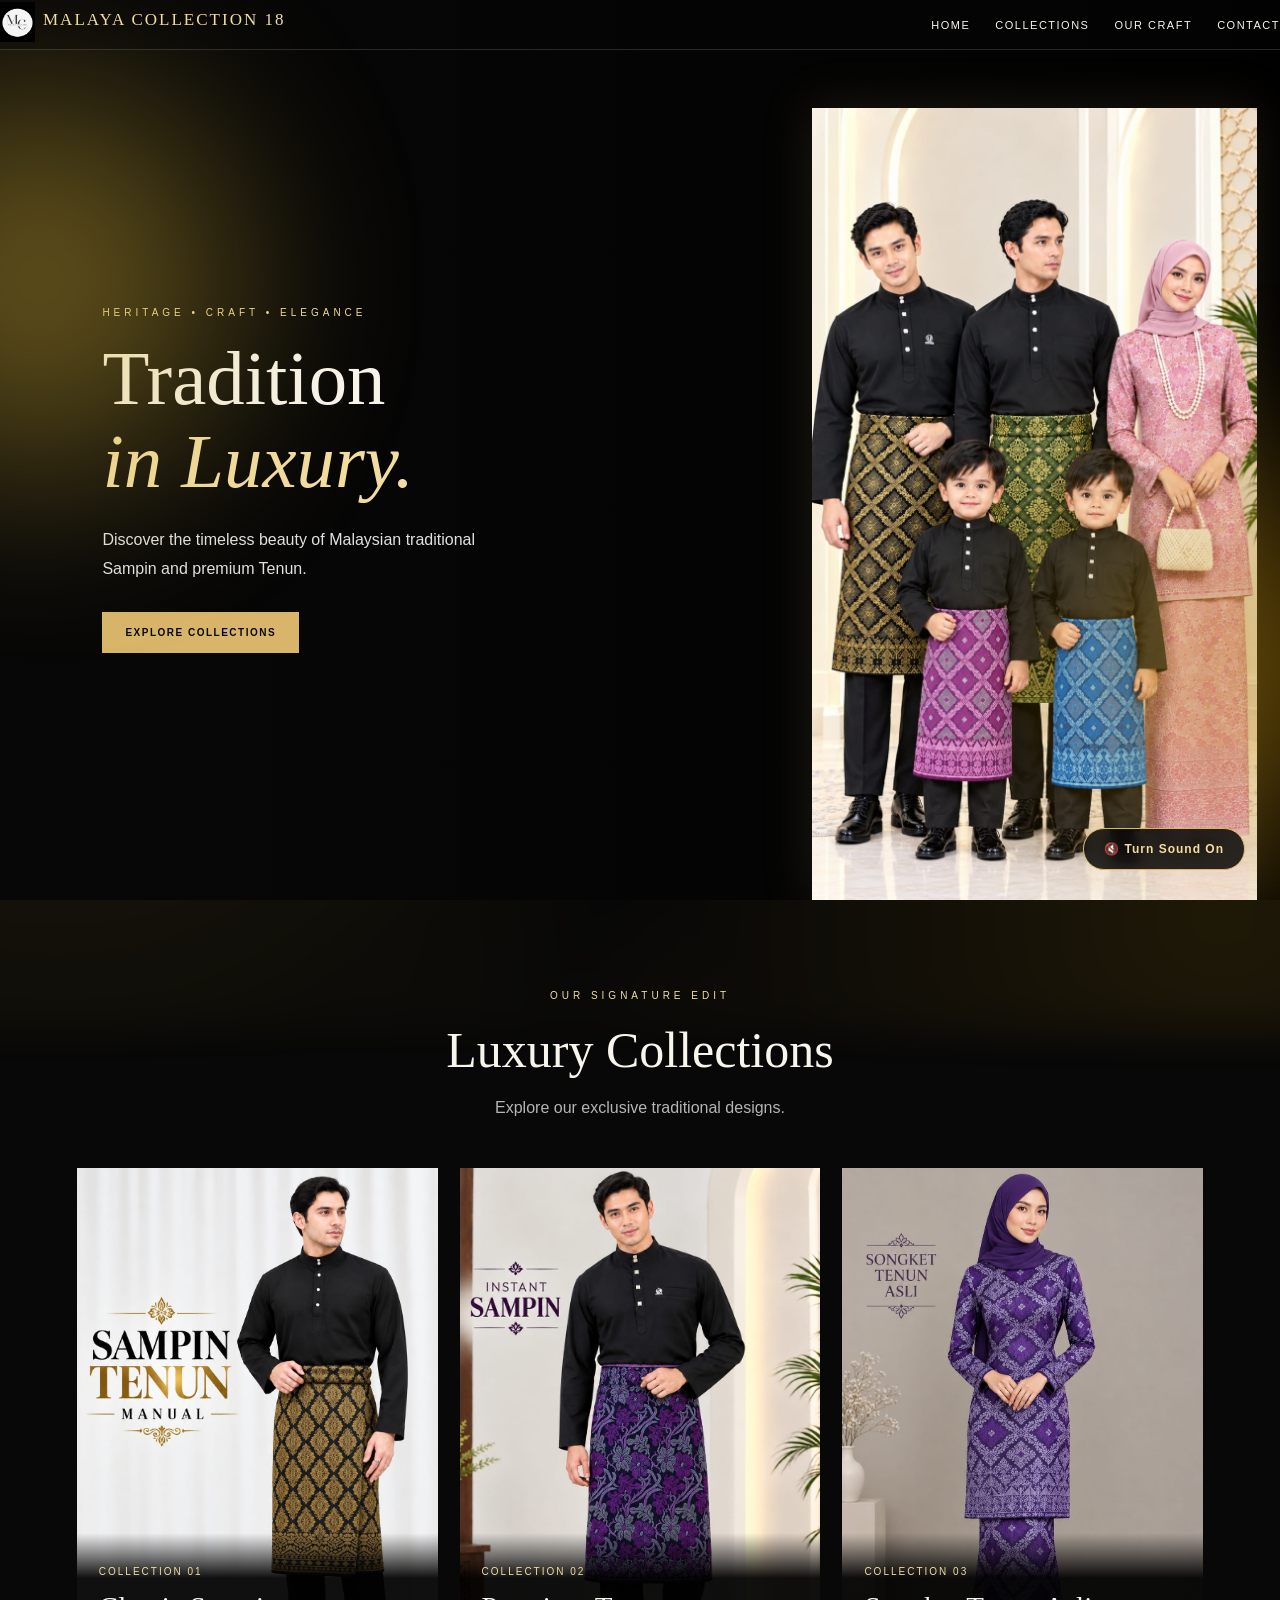
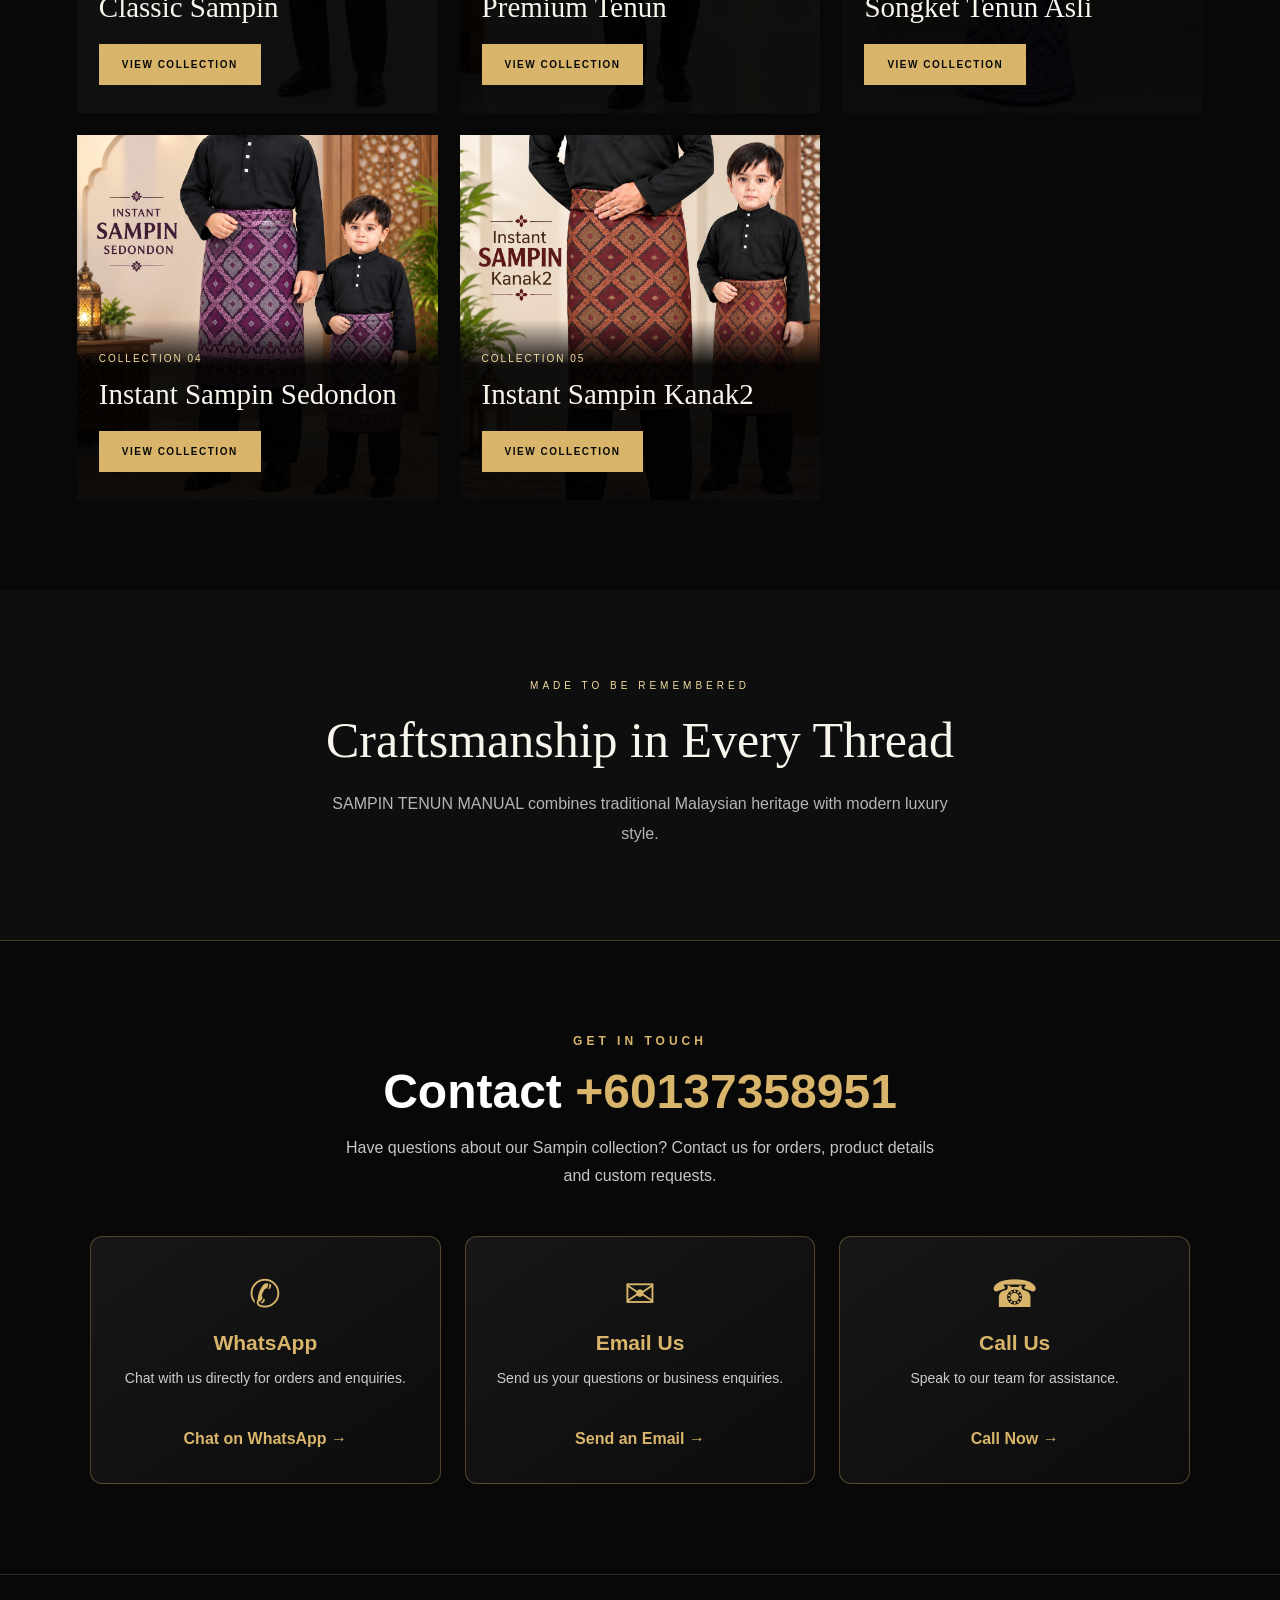
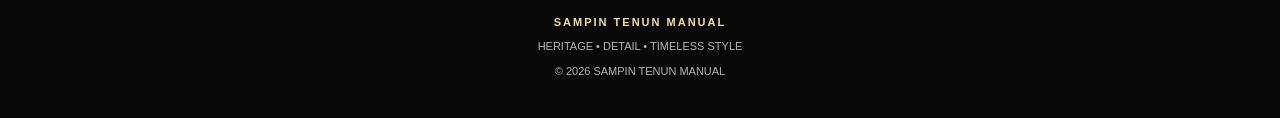
<file: index.html>
<!DOCTYPE html>
<html lang="en">

<head>
  <meta charset="UTF-8">
  <meta name="viewport" content="width=device-width, initial-scale=1.0">

  <title>SAMPIN TENUN MANUAL | Luxury Fashion</title>

  <link rel="stylesheet" href="indexstyles/style.css">
  <style>
    :root {
      --black: #080808;
      --panel: #141414;
      --gold: #d8b56a;
      --gold-light: #f2dda0;
      --white: #f8f5ed;
      --muted: #b5b5b5;
    }

    * {
      box-sizing: border-box;
      margin: 0;
      padding: 0;
    }

    html {
      scroll-behavior: smooth;
    }

    body {
      background: var(--black);
      color: var(--white);
      font-family: Arial, sans-serif;
    }

    a {
      color: inherit;
      text-decoration: none;
    }

    button {
      font: inherit;
      cursor: pointer;
    }

    /* Navigation */

    .navbar {
      position: fixed;
      z-index: 5;
      top: 0;
      left: 0;
      width: 100%;
      /* padding: 24px 6%; */
      display: flex;
      justify-content: space-between;
      align-items: center;
      border-bottom: 1px solid #ffffff25;
      background: #08080855;
    }

    .logo {
      color: var(--gold-light);
      font-family: Georgia, serif;
      letter-spacing: 2px;
      font-size: 17px;
    }

    .logo span {
      display: block;
      margin-top: 7px;
      font: 9px Arial, sans-serif;
      letter-spacing: 4px;
    }

    .navbar nav {
      display: flex;
      gap: 25px;
    }

    .navbar nav a {
      font-size: 11px;
      letter-spacing: 1.5px;
      text-transform: uppercase;
    }

    .navbar nav a:hover {
      color: var(--gold);
    }

    /* Hero Video */

    .hero {
      width: 100%;
      height: 100vh;
      min-height: 600px;
      position: relative;
      overflow: hidden;
      background: #000;
      display: flex;
      align-items: center;
    }

    .hero-video {
      position: absolute;
      inset: 0;
      width: 100%;
      height: 100%;
      object-fit: contain;
      object-position: center;
      background: #000;
    }

    .hero-overlay {
      position: absolute;
      inset: 0;
      background: linear-gradient(90deg,
          #000b 0%,
          #0005 48%,
          transparent 100%);
      pointer-events: none;
    }

    .hero-content {
      position: relative;
      z-index: 2;
      max-width: 700px;
      padding: 120px 8% 40px;
    }

    .eyebrow {
      color: var(--gold-light);
      letter-spacing: 4px;
      font-size: 10px;
      margin-bottom: 20px;
    }

    .hero h1 {
      font: normal clamp(40px, 6vw, 78px)/1.08 Georgia, serif;
      margin-bottom: 22px;
    }

    .hero h1 span {
      color: var(--gold-light);
      font-style: italic;
    }

    .hero-description {
      color: #e1e1e1;
      max-width: 420px;
      line-height: 1.8;
      margin-bottom: 28px;
    }

    /* Buttons */

    .gold-button {
      display: inline-block;
      background: var(--gold);
      color: #090909;
      border: 1px solid var(--gold);
      padding: 14px 22px;
      font-size: 10px;
      font-weight: bold;
      letter-spacing: 1.5px;
      text-transform: uppercase;
      transition: 0.3s;
    }

    .gold-button:hover {
      color: var(--gold-light);
      background: transparent;
      transform: translateY(-2px);
    }

    /* Collection Cards */

    .collections {
      padding: 90px 6%;
    }

    .section-heading {
      text-align: center;
      margin-bottom: 45px;
    }

    .section-heading h2,
    .about h2,
    .gallery h2 {
      font: normal clamp(32px, 4vw, 50px) Georgia, serif;
      margin-bottom: 15px;
    }

    .section-heading>p:last-child {
      color: var(--muted);
      line-height: 1.8;
    }

    .card-grid {
      display: grid;
      grid-template-columns: repeat(3, minmax(0, 1fr));
      gap: 22px;
    }

    .collection-card {
      position: relative;
      height: 100%;
      overflow: hidden;
      background: var(--panel);
    }

    .collection-card>img {
      width: 100%;
      height: 100%;
      object-fit: cover;
      transition: transform 0.6s;
    }

    .collection-card:hover>img {
      transform: scale(1.06);
    }

    .card-content {
      position: absolute;
      bottom: 0;
      left: 0;
      width: 160%;
      padding: 28px 22px;
      background: linear-gradient(transparent, #000e 25%);
    }

    .card-content span {
      color: var(--gold-light);
      font-size: 10px;
      letter-spacing: 2px;
    }

    .card-content h3 {
      font: normal 29px Georgia, serif;
      margin: 12px 0 20px;
    }

    /* Gallery */

    .gallery {
      padding: 60px 6%;
      background: #101010;
      scroll-margin-top: 20px;
    }

    .gallery[hidden] {
      display: none;
    }

    .gallery-header {
      display: flex;
      justify-content: space-between;
      align-items: center;
      gap: 20px;
      margin-bottom: 30px;
    }

    #gallery-count {
      color: var(--muted);
      margin-top: 10px;
    }

    .close-button {
      width: 46px;
      height: 46px;
      flex-shrink: 0;
      background: transparent;
      border: 1px solid var(--gold);
      color: var(--gold-light);
      font-size: 28px;
    }

    .gallery-grid {
      display: grid;
      grid-template-columns: repeat(4, minmax(0, 1fr));
      gap: 15px;
    }

    .gallery-item {
      min-width: 0;
      background: #1b1b1b;
      border: 1px solid #ffffff15;
    }

    .gallery-item img {
      display: block;
      width: 100%;
      aspect-ratio: 3 / 4;
      object-fit: cover;
    }

    .gallery-item p {
      padding: 12px;
      color: var(--gold-light);
      font-size: 11px;
    }

    /* About and Footer */

    .about {
      padding: 90px 8%;
      text-align: center;
      background: #0e0e0e;
    }

    .about>p:last-child {
      max-width: 650px;
      margin: 20px auto 0;
      color: var(--muted);
      line-height: 1.9;
    }

    footer {
      text-align: center;
      padding: 35px 15px;
      border-top: 1px solid #ffffff20;
      color: var(--muted);
      font-size: 11px;
      line-height: 2.2;
    }

    footer strong {
      color: var(--gold-light);
      letter-spacing: 2px;
    }

    /* Mobile and Tablet */

    @media (max-width: 850px) {
      .card-grid {
        grid-template-columns: 1fr;
        max-width: 550px;
        margin: auto;
      }

      .collection-card {
        height: 500px;
      }

      .gallery-grid {
        grid-template-columns: repeat(3, minmax(0, 1fr));
      }
    }

    @media (max-width: 520px) {
      .navbar {
        padding: 18px 5%;
      }

      .logo {
        font-size: 12px;
      }

      .logo span {
        font-size: 7px;
        letter-spacing: 2px;
      }

      .navbar nav {
        gap: 12px;
      }

      .navbar nav a {
        font-size: 9px;
      }

      .hero {
        min-height: 650px;
      }

      .hero-content {
        padding-left: 6%;
        padding-right: 6%;
      }

      .hero-overlay {
        background: #0007;
      }

      .collections,
      .gallery {
        padding: 60px 5%;
      }

      .gallery-grid {
        grid-template-columns: repeat(2, minmax(0, 1fr));
        gap: 10px;
      }
    }

    /* Hero content on left, model on right */

    .hero {
      position: relative;
      display: flex;
      align-items: center;
      justify-content: space-between;
      width: 100%;
      min-height: 100vh;
      height: 100vh;
      overflow: hidden;
    }

    .hero-content {
      position: relative;
      z-index: 3;
      width: 55%;
      padding: 100px 0 40px 8%;
    }

    .hero-model {
      position: absolute;
      z-index: 2;
      right: 2px;
      bottom: 0;
      width: 83%;
      height: 88%;
      display: flex;
      align-items: flex-end;
      justify-content: center;
      pointer-events: none;
      padding-left: 45%;
    }

    .hero-model img {
      width: 100%;
      height: 100%;
      object-fit: contain;
      object-position: center bottom;
      filter: drop-shadow(0 0 25px #d8b56a22);
    }

    /* Make the model blend with the video */

    .hero-overlay {
      position: absolute;
      inset: 0;
      z-index: 1;
      background: linear-gradient(90deg,
          #080808e8 0%,
          #080808a0 43%,
          #08080825 100%);
      pointer-events: none;
    }

    /* Mobile responsive */

    @media (max-width: 700px) {
      .hero-content {
        width: 70%;
        padding-left: 7%;
      }

      .hero-model {
        right: -10%;
        width: 65%;
        height: 70%;
        opacity: 0.75;
      }

      .hero h1 {
        font-size: 38px;
      }
    }

    /* LUXURY CONTACT SECTION */
    .contact-section {
      background: #080808;
      color: #ffffff;
      padding: 90px 7%;
      text-align: center;
      border-top: 1px solid #c9a45c55;
    }

    .contact-heading span {
      color: #d8b56a;
      letter-spacing: 4px;
      font-size: 12px;
      font-weight: bold;
    }

    .contact-heading h2 {
      font-size: clamp(32px, 5vw, 48px);
      margin: 15px 0;
      color: #ffffff;
    }

    .contact-heading h2 strong {
      color: #d8b56a;
    }

    .contact-heading p {
      color: #c5c5c5;
      max-width: 600px;
      margin: 0 auto 45px;
      line-height: 1.8;
    }

    .contact-container {
      display: grid;
      grid-template-columns: repeat(3, minmax(0, 1fr));
      gap: 24px;
      max-width: 1100px;
      margin: 0 auto;
    }

    .contact-card {
      background: linear-gradient(145deg, #171717, #0c0c0c);
      border: 1px solid #b8944f66;
      border-radius: 12px;
      padding: 35px 22px;
      transition: transform 0.3s, border-color 0.3s;
    }

    .contact-card:hover {
      transform: translateY(-7px);
      border-color: #d8b56a;
    }

    .contact-icon {
      color: #d8b56a;
      font-size: 38px;
      margin-bottom: 15px;
    }

    .contact-card h3 {
      color: #d8b56a;
      font-size: 21px;
      margin-bottom: 12px;
    }

    .contact-card p {
      color: #cccccc;
      font-size: 14px;
      line-height: 1.7;
      min-height: 48px;
    }

    .contact-card a {
      display: inline-block;
      margin-top: 15px;
      color: #d8b56a;
      text-decoration: none;
      font-weight: bold;
    }

    .contact-card a:hover {
      color: #ffffff;
    }

    /* MOBILE RESPONSIVE */
    @media (max-width: 750px) {
      .contact-container {
        grid-template-columns: 1fr;
      }

      .contact-section {
        padding: 65px 6%;
      }

      .contact-card p {
        min-height: auto;
      }
    }

    /* =================================
   SAMPIN TENUN MANUAL
   LUXURY GOLDEN GLOW BACKGROUND
================================= */
    /* 
html {
  scroll-behavior: smooth;
}

body {
  background: #080808;
  position: relative;
  isolation: isolate;
}

/* Moving golden light across the whole website */
    body::before {
      content: "";
      position: fixed;
      inset: -15%;
      z-index: -1;
      pointer-events: none;

      background:
        radial-gradient(ellipse at 15% 20%,
          rgba(212, 175, 55, 0.19),
          transparent 35%),
        radial-gradient(ellipse at 85% 45%,
          rgba(184, 134, 11, 0.15),
          transparent 32%),
        radial-gradient(ellipse at 45% 85%,
          rgba(255, 215, 120, 0.12),
          transparent 35%);

      background-size: 100% 200%;
      background-position: center var(--gold-scroll-position, 0%);
      opacity: 0.9;
      filter: blur(22px);

      animation: luxuryGoldGlow 12s ease-in-out infinite alternate;
      transition: background-position 0.7s ease-out;
      will-change: transform, opacity;
    }

    @keyframes luxuryGoldGlow {
      0% {
        transform: translate3d(-1%, -1%, 0) scale(1);
        opacity: 0.55;
      }

      50% {
        transform: translate3d(1%, 1%, 0) scale(1.04);
        opacity: 1;
      }

      100% {
        transform: translate3d(-1%, 2%, 0) scale(1.02);
        opacity: 0.7;
      }
    }

    /* Respect users who prefer reduced motion */
    @media (prefers-reduced-motion: reduce) {
      body::before {
        animation: none;
        transition: none;
      }

      html {
        scroll-behavior: auto;
      }
    }

    */
    /* FIX: VISIBLE LUXURY GOLD GLOW */

    body {
      background-color: #080808;
    }

    .gold-glow {
      position: fixed;
      inset: 0;
      z-index: 5;
      pointer-events: none;
      overflow: hidden;
    }

    .gold-glow::before,
    .gold-glow::after {
      content: "";
      position: absolute;
      width: 380px;
      height: 380px;
      border-radius: 50%;
      filter: blur(100px);
      opacity: 0.45;
      animation: goldMove 8s ease-in-out infinite alternate;
    }

    .gold-glow::before {
      top: 10%;
      left: -150px;
      background: #d4af37;
    }

    .gold-glow::after {
      right: -150px;
      bottom: 5%;
      background: #b8860b;
      animation-delay: -4s;
    }

    @keyframes goldMove {
      0% {
        transform: translate(0, 0) scale(0.8);
        opacity: 0.25;
      }

      50% {
        opacity: 0.6;
      }

      100% {
        transform: translate(100px, -60px) scale(1.2);
        opacity: 0.4;
      }

    }












    /* COLLECTION GALLERY */

    .gallery-images {
      display: grid;
      grid-template-columns: repeat(4, minmax(0, 1fr));
      gap: 18px;
      margin-top: 30px;
    }

    .gallery-images img {
      width: 100%;
      height: 260px;
      object-fit: cover;
      border: 1px solid #d8b56a;
      border-radius: 8px;
      background: #171717;
    }

    .gallery-images p {
      color: #e3c477;
    }

    .card p {
      color: #cccccc;
    }

    @media (max-width: 700px) {
      .gallery-images {
        grid-template-columns: repeat(2, minmax(0, 1fr));
      }

      .gallery-images img {
        height: 200px;
      }
    }














/* HERO VIDEO SOUND BUTTON */

.sound-button {
    position: absolute;
    z-index: 10;
    right: 35px;
    bottom: 30px;

    padding: 13px 20px;

    background: rgba(8, 8, 8, 0.85);
    color: #f2dda0;

    border: 1px solid #d8b56a;
    border-radius: 30px;

    font-size: 12px;
    font-weight: bold;
    letter-spacing: 1px;

    cursor: pointer;
    backdrop-filter: blur(8px);

    transition: all 0.3s ease;
}

.sound-button:hover {
    background: #d8b56a;
    color: #080808;
    box-shadow: 0 0 20px #d8b56a88;
}

@media (max-width: 520px) {
    .sound-button {
        right: 15px;
        bottom: 18px;
        padding: 10px 15px;
        font-size: 10px;
    }
}

  </style>

















</head>

<body>

  <div class="gold-glow" aria-hidden="true"></div>

  <!-- Navigation -->
  <header class="navbar">
    <a href="#home" class="logo">
      <div style="display:flex; padding-top:2px; gap:8px;">
        <img src="assets/images/logo.jpg" alt="Malaya Collection Logo" width="35" height="40">

        <div style="padding-top:8px;">
          MALAYA COLLECTION 18
        </div>
      </div>
      <span></span>
    </a>

    <nav style="text-align:right;">
      <a href="#home">Home</a>
      <a href="#collections">Collections</a>
      <a href="#about">Our Craft</a>
      <a href="#contact">Contact</a>
    </nav>
  </header>

  
<!-- Hero Video with Sound -->
<section class="hero" id="home">

    <video
        class="hero-video"
        id="heroVideo"
        autoplay
        muted
        loop
        playsinline
        preload="auto">

        <source src="assets/hero1.mp4" type="video/mp4">

        Your browser does not support video playback.
    </video>

    <div class="hero-overlay"></div>

    <div class="hero-content">
        <p class="eyebrow">HERITAGE • CRAFT • ELEGANCE</p>

        <h1>
            Tradition <br>
            <span>in Luxury.</span>
        </h1>

        <p class="hero-description">
            Discover the timeless beauty of Malaysian
            traditional Sampin and premium Tenun.
        </p>

        <a href="#collections" class="gold-button">
            Explore Collections
        </a>
    </div>

    <div class="hero-model">
        <img src="assets/images/image 19.jpg"
             alt="SAMPIN TENUN MANUAL luxury model">
    </div>

    <!-- Sound Button -->
    <button class="sound-button" id="soundButton" type="button">
        🔇 Turn Sound On
    </button>

</section>


  <!-- Five Collection Cards -->
  <section class="collections" id="collections">

    <div class="section-heading">
      <p class="eyebrow">OUR SIGNATURE EDIT</p>
      <h2>Luxury Collections</h2>
      <p>Explore our exclusive traditional designs.</p>
    </div>

    <div class="card-grid">

      <!-- Collection 01 -->
      <article class="collection-card">
        <img src="assets/images/image 13.jpg" alt="Classic Sampin collection">

        <div class="card-content">
          <span>COLLECTION 01</span>
          <h3>Classic Sampin</h3>
          

          <a href="classic.html" class="gold-button">
            View Collection
          </a>

        </div>
      </article>

      <!-- Collection 02 -->
      <article class="collection-card">
        <img src="assets/images/image 15.jpg" alt="Premium Tenun collection">

        <div class="card-content">
          <span>COLLECTION 02</span>
          <h3>Premium Tenun</h3>
          
         <a href="premium.html" class="gold-button">
  View Collection
</a>
        </div>
      </article>

      <!-- Collection 03 -->
      <article class="collection-card">
        <img src="assets/images/image 12.jpg" alt="Wedding Sampin collection">

        <div class="card-content">
          <span>COLLECTION 03</span>
          <h3>Songket Tenun Asli</h3>



          <a href="sampin.html" class="gold-button">
  View Collection
</a>
        </div>
      </article>

      <!-- Collection 04 -->
      <article class="collection-card">
        <img src="assets//images/image 17.jpg" alt="Instant Sampin Sedondon collection">

        <div class="card-content">
          <span>COLLECTION 04</span>
          <h3>Instant Sampin Sedondon</h3>
          

         <a href="sedondon.html" class="gold-button">
  View Collection
</a>
        </div>
      </article>

      <!-- Collection 05 -->
      <article class="collection-card">
        <img src="assets//images/image 18.jpg" alt="Instant Sampin Kanak2 collection">

        <div class="card-content">
          <span>COLLECTION 05</span>
          <h3>Instant Sampin Kanak2</h3>
          

          <a href="kanak2.html" class="gold-button">
  View Collection
</a>
        </div>
      </article>

    </div>
  </section>

  <!-- About -->
  <section class="about" id="about">
    <p class="eyebrow">MADE TO BE REMEMBERED</p>
    <h2>Craftsmanship in Every Thread</h2>

    <p>
      SAMPIN TENUN MANUAL combines traditional
      Malaysian heritage with modern luxury style.
    </p>
  </section>

  <!-- Contact Section -->
  <section class="contact-section" id="contact">

    <div class="contact-heading">
      <span>GET IN TOUCH</span>
      <h2>Contact <strong>+60137358951</strong></h2>

      <p>
        Have questions about our Sampin collection?
        Contact us for orders, product details and custom requests.
      </p>
    </div>

    <div class="contact-container">

      <!-- WhatsApp -->
      <div class="contact-card">
        <div class="contact-icon">✆</div>
        <h3>WhatsApp</h3>
        <p>Chat with us directly for orders and enquiries.</p>

        <a href="https://wa.me/60137358951" target="_blank" rel="noopener">
          Chat on WhatsApp →
        </a>
      </div>

      <!-- Email -->
      <div class="contact-card">
        <div class="contact-icon">✉</div>
        <h3>Email Us</h3>
        <p>Send us your questions or business enquiries.</p>

        <a href="mailto:alinsyirahtextile@gmail.com">
          Send an Email →
        </a>
      </div>

      <!-- Phone -->
      <div class="contact-card">
        <div class="contact-icon">☎</div>
        <h3>Call Us</h3>
        <p>Speak to our team for assistance.</p>

        <a href="tel:+6013-7358951">
          Call Now →
        </a>
      </div>

    </div>
  </section>

  <!-- Footer -->
  <footer>
    <strong>SAMPIN TENUN MANUAL</strong>
    <p>HERITAGE • DETAIL • TIMELESS STYLE</p>
    <p>© 2026 SAMPIN TENUN MANUAL</p>
  </footer>
  <script>

    /* SAMPIN TENUN MANUAL - UPDATED JAVASCRIPT */

    // WhatsApp Business number
    // Apna actual number country code ke sath enter karein.
    // Example: Malaysia = 60..., Pakistan = 92...
    const WHATSAPP_NUMBER = "923001234567";

    // Product information
    const products = {
      classic: {
        name: "Classic Sampin",
        price: "RM 49.99"
      },

      premium: {
        name: "Premium Tenun",
        price: "RM 69.99"
      },

      wedding: {
        name: "Wedding & Occasion",
        price: "RM 25.99 / RM 79.99"
      },

      sedondon: {
        name: "Instant Sampin Sedondon",
        price: "RM 49.99 / RM 79.99"
      },

      kanak2: {
        name: "Instant Sampin Kanak2",
        price: "RM 49.99"
      }
    };

    // Buy Now - WhatsApp order
    function orderProduct(productName, price) {
      if (!productName || !price) {
        alert("Product details are missing.");
        return;
      }

      const message =
        `Hello SAMPIN TENUN MANUAL!\n\n` +
        `I want to order:\n` +
        `Product: ${productName}\n` +
        `Price: ${price}\n\n` +
        `Please provide order details.`;

      const whatsappURL =
        `https://wa.me/${WHATSAPP_NUMBER}?text=${encodeURIComponent(message)}`;

      window.open(
        whatsappURL,
        "_blank",
        "noopener,noreferrer"
      );
    }

    // Attach Buy Now buttons automatically
    document.addEventListener("DOMContentLoaded", function () {
      const buyButtons = document.querySelectorAll(
        "[data-buy-product]"
      );

      buyButtons.forEach(function (button) {
        button.addEventListener("click", function () {
          const productKey = button.dataset.buyProduct;
          const product = products[productKey];

          if (!product) {
            alert("Product not found. Please check the product key.");
            return;
          }

          orderProduct(product.name, product.price);
        });
      });
    });



















// HERO VIDEO SOUND CONTROL

const heroVideo = document.getElementById("heroVideo");
const soundButton = document.getElementById("soundButton");

if (heroVideo && soundButton) {

    soundButton.addEventListener("click", function () {

        if (heroVideo.muted) {

            heroVideo.muted = false;
            heroVideo.volume = 1;

            heroVideo.play();

            soundButton.textContent = "🔊 Sound On";

        } else {

            heroVideo.muted = true;

            soundButton.textContent = "🔇 Turn Sound On";
        }

    });

}


  </script>









</body>


</html>
</file>
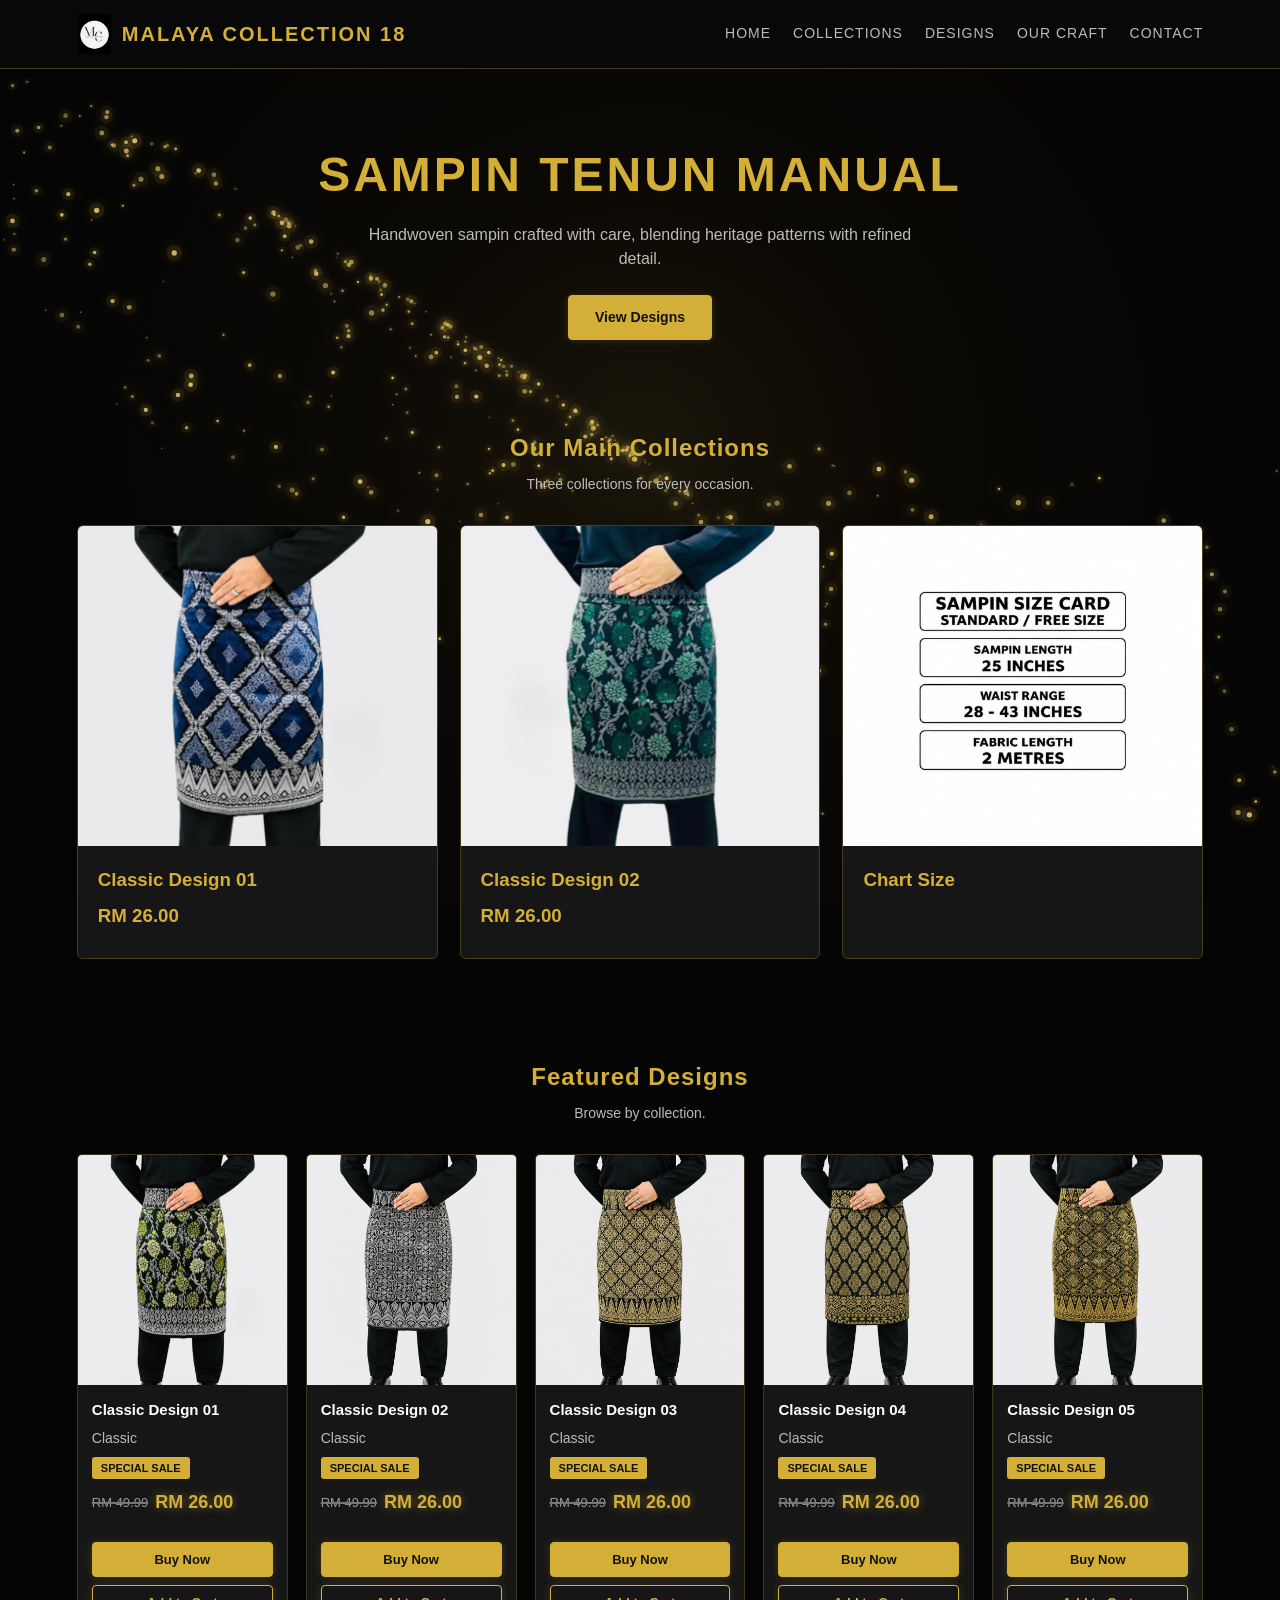
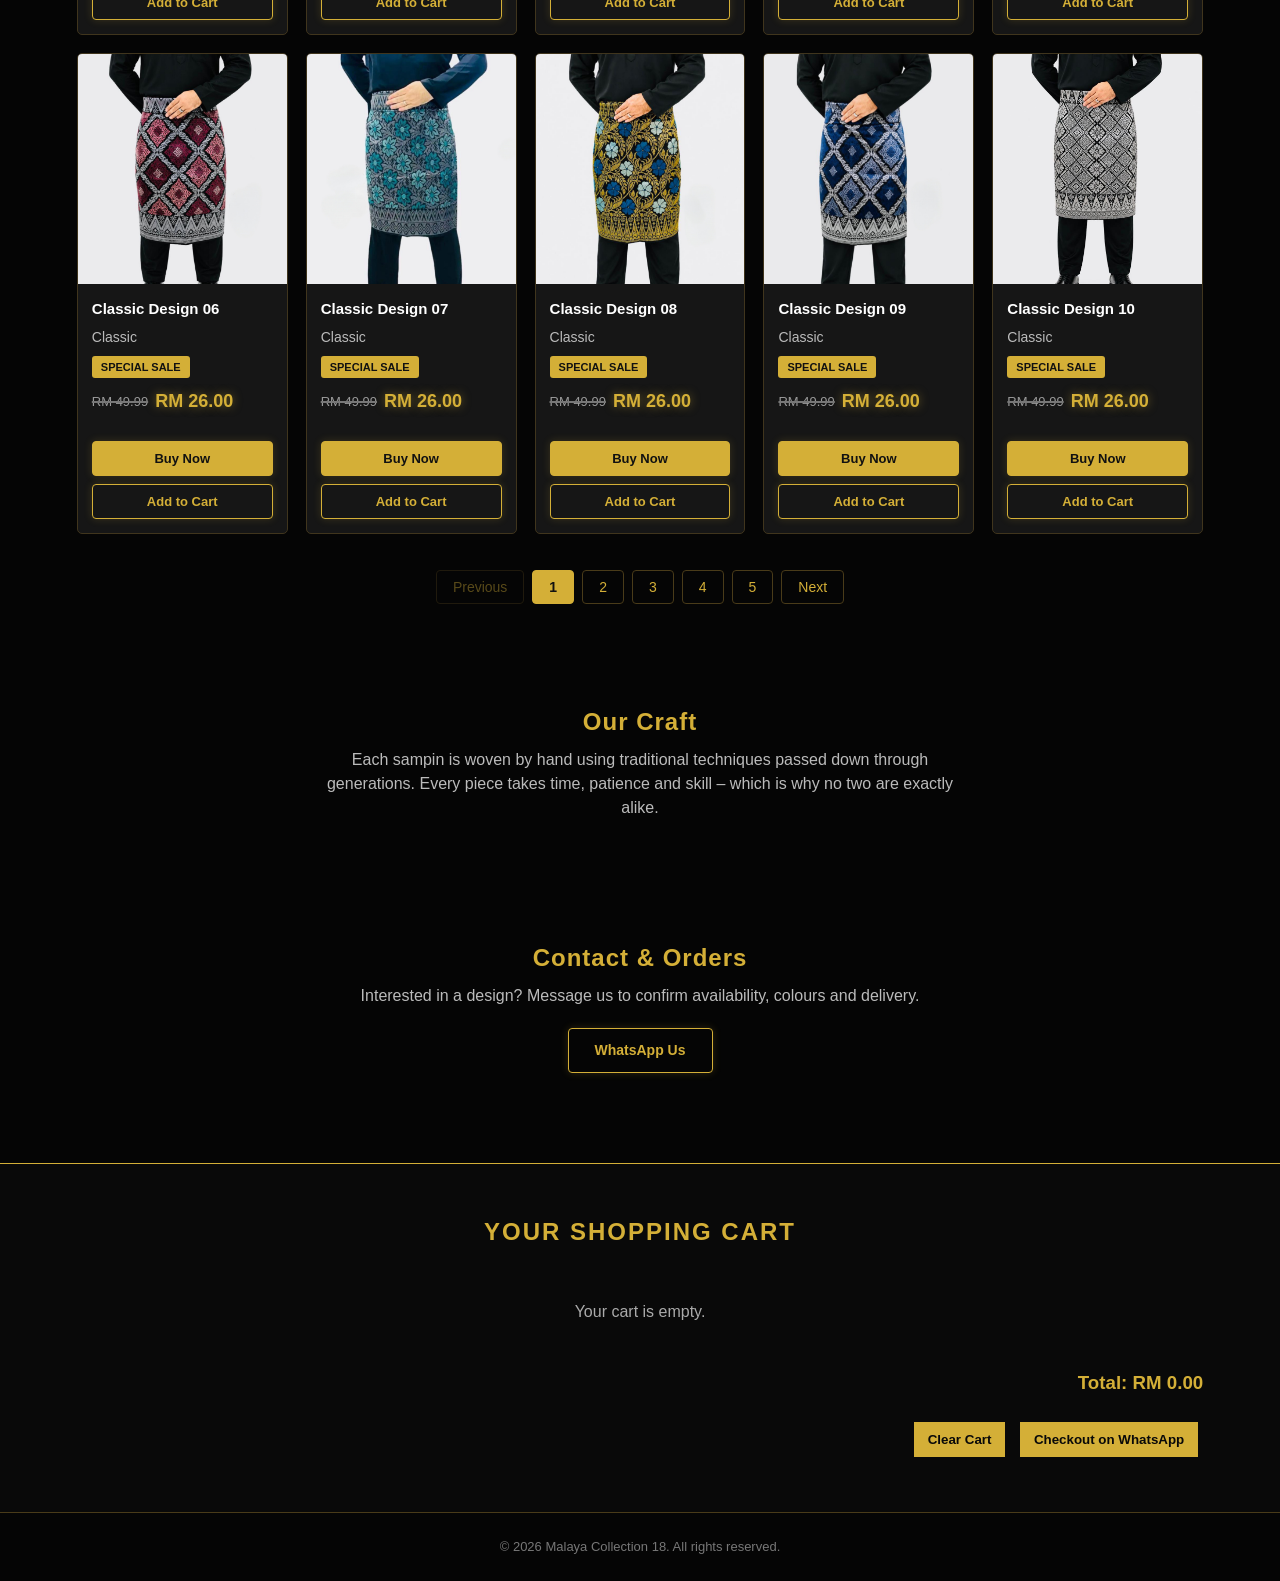
<file: classic.html>
<!DOCTYPE html>
<html lang="en">

<head>
  <meta charset="UTF-8">
  <meta name="viewport" content="width=device-width, initial-scale=1.0">
  <meta name="description"
    content="Malaya Collection 18 – handwoven sampin tenun manual. Classic, premium and wedding designs.">

  <title>Sampin Tenun Manual | Malaya Collection 18</title>

  <style>
    :root {
      --bg: #090909;
      --card: #161616;
      --gold: #d4af37;
      --gold-light: #fff1a8;
      --gold-dark: #493b19;
      --text: #fff;
      --muted: #bbb;
    }

    * {
      margin: 0;
      padding: 0;
      box-sizing: border-box;
    }

    html {
      scroll-behavior: smooth;
      scroll-padding-top: 80px;
    }

    body {
      background: #050505;
      color: var(--text);
      font-family: "Segoe UI", Arial, sans-serif;
      line-height: 1.5;
    }

    a {
      color: inherit;
      text-decoration: none;
    }

    img {
      max-width: 100%;
      display: block;
    }

    :focus-visible {
      outline: 2px solid var(--gold);
      outline-offset: 3px;
    }

    /* HEADER */

    .navbar {
      position: sticky;
      top: 0;
      z-index: 10;
      display: flex;
      align-items: center;
      justify-content: space-between;
      gap: 16px;
      flex-wrap: wrap;
      padding: 14px 6%;
      background: rgba(9, 9, 9, .95);
      backdrop-filter: blur(6px);
      border-bottom: 1px solid var(--gold-dark);
      animation: goldenGlow 4s ease-in-out infinite;
    }

    .logo {
      display: flex;
      align-items: center;
      gap: 10px;
      color: var(--gold);
      font-size: 20px;
      font-weight: bold;
      letter-spacing: 2px;
      animation: goldTextShine 3s ease-in-out infinite;
    }

    .logo img {
      width: 35px;
      height: 40px;
      object-fit: contain;
    }

    .navbar nav {
      display: flex;
      gap: 22px;
    }

    .navbar nav a {
      color: var(--muted);
      font-size: 14px;
      letter-spacing: 1px;
      text-transform: uppercase;
      padding: 4px 0;
      border-bottom: 2px solid transparent;
      transition: .2s;
    }

    .navbar nav a:hover {
      color: var(--gold);
      border-color: var(--gold);
    }

    /* LAYOUT */

    section {
      padding: 50px 6%;
    }

    h2 {
      text-align: center;
      color: var(--gold);
      margin-bottom: 8px;
      letter-spacing: 1px;
      animation: goldTextShine 4s ease-in-out infinite;
    }

    .section-sub {
      text-align: center;
      color: var(--muted);
      font-size: 14px;
      margin-bottom: 30px;
    }

    /* HERO */

    .hero {
      text-align: center;
      padding: 70px 6% 40px;
    }

    .hero h1 {
      color: var(--gold);
      font-size: clamp(28px, 5vw, 48px);
      letter-spacing: 3px;
      margin-bottom: 12px;
      animation: goldTextShine 3s ease-in-out infinite;
    }

    .hero p {
      color: var(--muted);
      max-width: 560px;
      margin: 0 auto 24px;
    }

    .btn {
      display: inline-block;
      padding: 11px 26px;
      border: 1px solid var(--gold);
      border-radius: 4px;
      background: var(--gold);
      color: #111;
      font-weight: bold;
      font-size: 14px;
      cursor: pointer;
      box-shadow: 0 0 8px rgba(212, 175, 55, .2);
      transition: all .35s ease;
    }

    .btn:hover {
      background: transparent;
      color: var(--gold);
      box-shadow: 0 0 12px rgba(212, 175, 55, .8),
        0 0 25px rgba(212, 175, 55, .45);
    }

    .btn.outline {
      background: transparent;
      color: var(--gold);
    }

    .btn.outline:hover {
      background: var(--gold);
      color: #111;
    }

    /* CATEGORIES */

    .categories {
      display: grid;
      grid-template-columns: repeat(3, 1fr);
      gap: 22px;
    }

    .category-card {
      background: var(--card);
      border: 1px solid var(--gold-dark);
      border-radius: 6px;
      overflow: hidden;
      transition: transform .25s, border-color .25s;
      animation: borderShine 4s ease-in-out infinite;
    }

    .category-card:hover {
      transform: translateY(-6px);
      border-color: var(--gold);
      box-shadow: 0 0 15px rgba(212, 175, 55, .5),
        0 0 35px rgba(212, 175, 55, .25);
    }

    .category-card img {
      width: 100%;
      height: 320px;
      object-fit: cover;
    }

    .category-info {
      padding: 20px;
    }

    .category-info h3 {
      color: var(--gold);
      margin-bottom: 8px;
    }

    /* PRODUCTS */

    .products {
      display: grid;
      grid-template-columns: repeat(5, minmax(0, 1fr));
      gap: 18px;
    }

    .product-card {
      display: flex;
      flex-direction: column;
      background: var(--card);
      border: 1px solid #40351d;
      border-radius: 5px;
      overflow: hidden;
      transition: transform .25s, border-color .25s;
      animation: goldenGlow 5s ease-in-out infinite;
    }

    .product-card:hover {
      border-color: var(--gold);
      box-shadow: 0 0 12px rgba(212, 175, 55, .6),
        0 0 28px rgba(212, 175, 55, .3);
      transform: translateY(-5px);
    }

    .product-card img {
      width: 100%;
      height: 230px;
      object-fit: cover;
      background: #222;
    }

    .product-info {
      padding: 14px;
      display: flex;
      flex-direction: column;
      flex: 1;
    }

    .product-info h3 {
      font-size: 15px;
      margin-bottom: 6px;
    }

    .product-info p {
      color: var(--muted);
      font-size: 14px;
    }

    /* PRICE DESIGN */

    .price {
      margin: 10px 0 12px;
      display: flex;
      align-items: center;
      flex-wrap: wrap;
      gap: 7px;
    }

    .old-price {
      color: #999;
      font-size: 13px;
      font-weight: normal;
      text-decoration: line-through;
      text-decoration-thickness: 2px;
      text-decoration-color:#777;
    }

    .sale-price {
      color: var(--gold);
      font-size: 18px;
      font-weight: bold;
      text-shadow: 0 0 10px rgba(212, 175, 55, .5);
      animation: goldTextShine 3s ease-in-out infinite;
    }

    .sale-badge {
      display: inline-block;
      width: fit-content;
      background: var(--gold);
      color: #111;
      padding: 3px 9px;
      border-radius: 3px;
      font-size: 11px;
      font-weight: bold;
      margin-top: 8px;
    }

    /* PRODUCT BUTTONS */

    .product-actions {
      display: flex;
      flex-direction: column;
      gap: 8px;
      margin-top: auto;
      padding-top: 14px;
    }

    .product-actions .btn {
      width: 100%;
      text-align: center;
      padding: 9px 6px;
      font-size: 13px;
    }

    .add-cart {
      background: transparent;
      color: var(--gold);
    }

    .add-cart:hover {
      background: var(--gold);
      color: #111;
    }

    .buy-now {
      background: var(--gold);
      color: #111;
    }

    .empty {
      text-align: center;
      color: var(--muted);
      grid-column: 1 / -1;
      padding: 30px 0;
    }

    /* PAGINATION */

    .pagination {
      display: flex;
      justify-content: center;
      flex-wrap: wrap;
      gap: 8px;
      margin-top: 36px;
    }

    .pagination button {
      background: transparent;
      color: var(--gold);
      border: 1px solid var(--gold-dark);
      border-radius: 4px;
      padding: 8px 16px;
      font-size: 14px;
      cursor: pointer;
      transition: .2s;
    }

    .pagination button:hover:not(:disabled) {
      border-color: var(--gold);
    }

    .pagination button.active {
      background: var(--gold);
      color: #111;
      border-color: var(--gold);
      font-weight: bold;
    }

    .pagination button:disabled {
      opacity: .4;
      cursor: not-allowed;
    }

    /* ABOUT AND CONTACT */

    .about p,
    .contact p {
      max-width: 640px;
      margin: 0 auto 20px;
      text-align: center;
      color: var(--muted);
    }

    .contact {
      text-align: center;
    }

    /* CART */

    .cart-section {
      background: #090909;
      color: #f8f5ee;
      padding: 50px 6%;
      margin-top: 40px;
      border-top: 1px solid var(--gold);
      animation: borderShine 4s ease-in-out infinite;
    }

    .cart-section h2 {
      color: var(--gold);
      text-align: center;
      margin-bottom: 30px;
      letter-spacing: 2px;
    }

    #cart-empty {
      text-align: center;
      color: #aaa;
      padding: 20px;
    }

    .cart-item {
      display: flex;
      align-items: center;
      gap: 18px;
      padding: 18px 0;
      border-bottom: 1px solid #333;
    }

    .cart-item img {
      width: 85px;
      height: 100px;
      object-fit: cover;
      border-radius: 5px;
    }

    .cart-item-info {
      flex: 1;
    }

    .cart-item-info h4 {
      margin-bottom: 8px;
      color: var(--gold);
    }

    .cart-item-info p {
      margin: 5px 0;
    }

    .cart-item button,
    .cart-summary button {
      background: var(--gold);
      color: #090909;
      border: none;
      padding: 10px 14px;
      margin: 5px;
      cursor: pointer;
      font-weight: bold;
    }

    .cart-item .remove-item {
      background: #333;
      color: white;
    }

    .cart-summary {
      text-align: right;
      margin-top: 25px;
    }

    .cart-summary h3 {
      color: var(--gold);
      margin-bottom: 20px;
    }

    footer {
      text-align: center;
      padding: 24px 6%;
      border-top: 1px solid var(--gold-dark);
      color: #777;
      font-size: 13px;
    }

    /* GOLDEN GLOW ANIMATION */

    @keyframes goldenGlow {
      0%, 100% {
        box-shadow: 0 0 5px rgba(212, 175, 55, .15),
          0 0 12px rgba(212, 175, 55, .10);
      }

      50% {
        box-shadow: 0 0 12px rgba(212, 175, 55, .45),
          0 0 25px rgba(212, 175, 55, .30),
          0 0 45px rgba(212, 175, 55, .15);
      }
    }

    @keyframes goldTextShine {
      0%, 100% {
        text-shadow: 0 0 5px rgba(212, 175, 55, .3);
      }

      50% {
        text-shadow: 0 0 10px rgba(212, 175, 55, .8),
          0 0 25px rgba(212, 175, 55, .5),
          0 0 40px rgba(212, 175, 55, .25);
      }
    }

    @keyframes borderShine {
      0%, 100% {
        border-color: #493b19;
      }

      50% {
        border-color: #d4af37;
      }
    }

    /* GOLDEN GALAXY */

    #goldenGalaxy {
      position: fixed;
      inset: 0;
      width: 100%;
      height: 100%;
      z-index: 0;
      pointer-events: none;
      opacity: .85;
    }

    body > *:not(#goldenGalaxy) {
      position: relative;
      z-index: 1;
    }

    /* RESPONSIVE */

    @media (max-width: 1100px) {
      .products {
        grid-template-columns: repeat(4, minmax(0, 1fr));
      }
    }

    @media (max-width: 900px) {
      .products {
        grid-template-columns: repeat(3, minmax(0, 1fr));
      }

      .category-card img {
        height: 250px;
      }
    }

    @media (max-width: 600px) {
      .navbar {
        justify-content: center;
      }

      .logo {
        font-size: 16px;
      }

      .navbar nav {
        gap: 14px;
        flex-wrap: wrap;
        justify-content: center;
      }

      .categories {
        grid-template-columns: 1fr;
      }

      .products {
        grid-template-columns: repeat(2, minmax(0, 1fr));
        gap: 12px;
      }

      section {
        padding: 34px 4%;
      }

      .category-card img {
        height: 300px;
      }

      .product-card img {
        height: 190px;
      }

      .cart-item {
        flex-wrap: wrap;
      }

      .cart-item img {
        width: 70px;
        height: 85px;
      }

      .cart-summary {
        text-align: center;
      }
    }

    @media (prefers-reduced-motion: reduce) {
      *,
      *::before,
      *::after {
        animation: none !important;
        transition: none !important;
        scroll-behavior: auto !important;
      }
    }
  </style>
</head>

<body>

  <!-- HEADER -->
  <header class="navbar">
    <a href="#home" class="logo">
      <img src="assets/images/logo.jpg"
        alt="Malaya Collection Logo" width="35" height="40">
      <span>MALAYA COLLECTION 18</span>
    </a>

    <nav aria-label="Main navigation">
      <a href="index.html">Home</a>
      <a href="#collections">Collections</a>
      <a href="#designs">Designs</a>
      <a href="#about">Our Craft</a>
      <a href="#contact">Contact</a>
    </nav>
  </header>

  <main>

    <!-- HERO -->
    <section class="hero" id="home">
      <h1>SAMPIN TENUN MANUAL</h1>
      <p>
        Handwoven sampin crafted with care, blending heritage
        patterns with refined detail.
      </p>
      <a href="#designs" class="btn">View Designs</a>
    </section>

    <!-- MAIN COLLECTIONS -->
    <section id="collections">
      <h2>Our Main Collections</h2>
      <p class="section-sub">Three collections for every occasion.</p>

      <div class="categories">

        <article class="category-card">
          <img
            src="assets/images/images classic/InShot_20261019_170323018.jpg"
            alt="Classic Sampin" loading="lazy">
          <div class="category-info">
            <h3>Classic Design 01</h3>
            <h3>RM 26.00</h3>
          </div>
        </article>

        <article class="category-card">
          <img
            src="assets/images/images classic/InShot_20261019_172935718.jpg"
            alt="Premium Tenun" loading="lazy">
          <div class="category-info">
            <h3>Classic Design 02</h3>
            <h3>RM 26.00</h3>
          </div>
        </article>

        <article class="category-card">
          <img
            src="assets/images/images classic/image040 (2).jpg"
            alt="Wedding and Occasion Collection" loading="lazy">
          <div class="category-info">
            <h3>Chart Size</h3>
          </div>
        </article>

      </div>
    </section>

    <!-- PRODUCTS -->
    <section id="designs">
      <h2>Featured Designs</h2>
      <p class="section-sub">Browse by collection.</p>

      <div class="products" id="products" aria-live="polite"></div>

      <nav class="pagination" id="pagination"
        aria-label="Pagination"></nav>
    </section>

    <!-- ABOUT -->
    <section class="about" id="about">
      <h2>Our Craft</h2>
      <p>
        Each sampin is woven by hand using traditional techniques
        passed down through generations. Every piece takes time,
        patience and skill – which is why no two are exactly alike.
      </p>
    </section>

    <!-- CONTACT -->
    <section class="contact" id="contact">
      <h2>Contact &amp; Orders</h2>
      <p>
        Interested in a design? Message us to confirm availability,
        colours and delivery.
      </p>
      <a class="btn outline"
        href="https://wa.me/60137358951"
        target="_blank" rel="noopener">
        WhatsApp Us
      </a>
    </section>

  </main>

  <!-- SHOPPING CART -->
  <section class="cart-section" id="cart-section">
    <h2>YOUR SHOPPING CART</h2>

    <p id="cart-empty">Your cart is empty.</p>

    <div id="cart-items"></div>

    <div class="cart-summary">
      <h3>Total: <span id="cart-total">RM 0.00</span></h3>

      <button id="clear-cart" type="button">Clear Cart</button>

      <button id="checkout-btn" type="button">
        Checkout on WhatsApp
      </button>
    </div>
  </section>

  <footer>
    &copy; <span id="year"></span> Malaya Collection 18.
    All rights reserved.
  </footer>

  <canvas id="goldenGalaxy"></canvas>

  <script>
    /* ==========================================
       MALAYA COLLECTION 18
       PRODUCTS + PAGINATION + CART + WHATSAPP
    ========================================== */

    // SETTINGS
    const WHATSAPP = "60137358951";
    const PER_PAGE = 10;
    const IMG = "assets/images/images classic/";

    // PRICE SETTINGS
    const ORIGINAL_PRICE = 49.99;
    const SALE_PRICE = 26.00;

    function formatPrice(price) {
      return `RM ${Number(price).toFixed(2)}`;
    }

    function getPrice(product) {
      return SALE_PRICE;
    }

    // PRODUCTS
    const PRODUCTS = [
      { name: "Classic Design 01", cat: "Classic", price: "RM 49.99", img: "InShot_20261019_171107038.jpg" },
      { name: "Classic Design 02", cat: "Classic", price: "RM 49.99", img: "IMG-20261014-WA0154.jpg" },
      { name: "Classic Design 03", cat: "Classic", price: "RM 49.99", img: "IMG-20261014-WA0131.jpg" },
      { name: "Classic Design 04", cat: "Classic", price: "RM 49.99", img: "IMG-20261014-WA0158.jpg" },
      { name: "Classic Design 05", cat: "Classic", price: "RM 49.99", img: "IMG-20261014-WA0168.jpg" },
      { name: "Classic Design 06", cat: "Classic", price: "RM 49.99", img: "InShot_20261019_172725047.jpg" },
      { name: "Classic Design 07", cat: "Classic", price: "RM 49.99", img: "InShot_20261019_170211617.jpg" },
      { name: "Classic Design 08", cat: "Classic", price: "RM 49.99", img: "InShot_20261019_170245523.jpg" },
      { name: "Classic Design 09", cat: "Classic", price: "RM 49.99", img: "InShot_20261019_170323018.jpg" },
      { name: "Classic Design 10", cat: "Classic", price: "RM 49.99", img: "IMG-20261014-WA0142.jpg" },
      { name: "Classic Design 11", cat: "Classic", price: "RM 49.99", img: "IMG-20261014-WA0130.jpg" },
      { name: "Classic Design 12", cat: "Classic", price: "RM 49.99", img: "IMG-20261014-WA0132.jpg" },
      { name: "Classic Design 13", cat: "Classic", price: "RM 49.99", img: "IMG-20261014-WA0134.jpg" },
      { name: "Classic Design 14", cat: "Classic", price: "RM 49.99", img: "IMG-20261014-WA0135.jpg" },
      { name: "Classic Design 15", cat: "Classic", price: "RM 49.99", img: "IMG-20261014-WA0148.jpg" },
      { name: "Classic Design 16", cat: "Classic", price: "RM 49.99", img: "InShot_20261019_170053622.jpg" },
      { name: "Classic Design 17", cat: "Classic", price: "RM 49.99", img: "InShot_20261019_171412799.jpg" },
      { name: "Classic Design 18", cat: "Classic", price: "RM 49.99", img: "InShot_20261019_171821662.jpg" },
      { name: "Classic Design 19", cat: "Classic", price: "RM 49.99", img: "InShot_20261019_172022245.jpg" },
      { name: "Classic Design 20", cat: "Classic", price: "RM 49.99", img: "InShot_20261019_170815989.jpg" },
      { name: "Classic Design 21", cat: "Classic", price: "RM 49.99", img: "InShot_20261019_171042217.jpg" },
      { name: "Classic Design 22", cat: "Classic", price: "RM 49.99", img: "image040.jpg" },
      { name: "Classic Design 23", cat: "Classic", price: "RM 49.99", img: "InShot_20261019_171143452.jpg" },
      { name: "Classic Design 24", cat: "Classic", price: "RM 49.99", img: "InShot_20261019_171211978.jpg" },
      { name: "Classic Design 25", cat: "Classic", price: "RM 49.99", img: "InShot_20261019_171246809.jpg" },
      { name: "Classic Design 26", cat: "Classic", price: "RM 49.99", img: "InShot_20261019_171444525.jpg" },
      { name: "Classic Design 27", cat: "Classic", price: "RM 49.99", img: "InShot_20261019_171536494.jpg" },
      { name: "Classic Design 28", cat: "Classic", price: "RM 49.99", img: "InShot_20261019_171605669.jpg" },
      { name: "Classic Design 29", cat: "Classic", price: "RM 49.99", img: "InShot_20261019_171716987.jpg" },
      { name: "Classic Design 30", cat: "Classic", price: "RM 49.99", img: "InShot_20261019_171904291.jpg" },
      { name: "Classic Design 31", cat: "Classic", price: "RM 49.99", img: "InShot_20261019_172041790.jpg" },
      { name: "Classic Design 32", cat: "Classic", price: "RM 49.99", img: "InShot_20261019_172102175.jpg" },
      { name: "Classic Design 33", cat: "Classic", price: "RM 49.99", img: "InShot_20261019_172214522.jpg" },
      { name: "Classic Design 34", cat: "Classic", price: "RM 49.99", img: "InShot_20261019_172240193.jpg" },
      { name: "Classic Design 35", cat: "Classic", price: "RM 49.99", img: "InShot_20261019_172311449.jpg" },
      { name: "Classic Design 36", cat: "Classic", price: "RM 49.99", img: "InShot_20261019_172337180.jpg" },
      { name: "Classic Design 37", cat: "Classic", price: "RM 49.99", img: "InShot_20261019_172411100.jpg" },
      { name: "Classic Design 38", cat: "Classic", price: "RM 49.99", img: "InShot_20261019_172450355.jpg" },
      { name: "Classic Design 39", cat: "Classic", price: "RM 49.99", img: "InShot_20261019_172514586.jpg" },
      { name: "Classic Design 40", cat: "Classic", price: "RM 49.99", img: "InShot_20261019_172556861.jpg" },
      { name: "Classic Design 41", cat: "Classic", price: "RM 49.99", img: "InShot_20261019_172625021.jpg" },
      { name: "Classic Design 42", cat: "Classic", price: "RM 49.99", img: "InShot_20261019_172645776.jpg" },
      { name: "Classic Design 43", cat: "Classic", price: "RM 49.99", img: "InShot_20261019_172705222.jpg" },
      { name: "Classic Design 44", cat: "Classic", price: "RM 49.99", img: "InShot_20261019_172725047.jpg" },
      { name: "Classic Design 45", cat: "Classic", price: "RM 49.99", img: "InShot_20261019_172800747.jpg" },
      { name: "Classic Design 46", cat: "Classic", price: "RM 49.99", img: "InShot_20261019_172820718.jpg" },
      { name: "Classic Design 47", cat: "Classic", price: "RM 49.99", img: "InShot_20261019_172900902.jpg" },
      { name: "Classic Design 48", cat: "Classic", price: "RM 49.99", img: "InShot_20261019_172935718.jpg" },
      { name: "Classic Design 49", cat: "Classic", price: "RM 49.99", img: "image041.jpg" }
    ];

    // CART AND PAGINATION
    let cart = [];
    let currentPage = 1;

    const grid = document.getElementById("products");
    const pager = document.getElementById("pagination");
    const cartItems = document.getElementById("cart-items");
    const cartEmpty = document.getElementById("cart-empty");
    const cartTotal = document.getElementById("cart-total");

    // HTML SAFETY
    function escapeHTML(value) {
      return String(value).replace(/[&<>"']/g, char => ({
        "&": "&amp;",
        "<": "&lt;",
        ">": "&gt;",
        '"': "&quot;",
        "'": "&#39;"
      })[char]);
    }

    // PRODUCTS PER PAGE
    function getVisibleProducts() {
      const start = (currentPage - 1) * PER_PAGE;
      return PRODUCTS.slice(start, start + PER_PAGE);
    }

    // RENDER PRODUCTS
    function renderProducts() {
      const totalPages = Math.max(
        1,
        Math.ceil(PRODUCTS.length / PER_PAGE)
      );

      currentPage = Math.min(
        Math.max(currentPage, 1),
        totalPages
      );

      const visible = getVisibleProducts();

      grid.innerHTML = visible.map((product, index) => `
        <article class="product-card">

          <img
            src="${escapeHTML(IMG + product.img)}"
            alt="${escapeHTML(product.name)}"
            loading="lazy"
          >

          <div class="product-info">

            <h3>${escapeHTML(product.name)}</h3>

            <p>${escapeHTML(product.cat)}</p>

            <span class="sale-badge">SPECIAL SALE</span>

            <div class="price">
              <del class="old-price">
                ${formatPrice(ORIGINAL_PRICE)}
              </del>

              <span class="sale-price">
                ${formatPrice(SALE_PRICE)}
              </span>
            </div>

            <div class="product-actions">

              <button type="button"
                class="btn buy-now"
                data-action="buy"
                data-index="${index}">
                Buy Now
              </button>

              <button type="button"
                class="btn add-cart"
                data-action="cart"
                data-index="${index}">
                Add to Cart
              </button>

            </div>
          </div>
        </article>
      `).join("");

      renderPagination(totalPages);
    }

    // PAGINATION
    function renderPagination(totalPages) {
      let html = `
        <button type="button"
          data-page="${currentPage - 1}"
          ${currentPage === 1 ? "disabled" : ""}>
          Previous
        </button>
      `;

      for (let page = 1; page <= totalPages; page++) {
        html += `
          <button type="button"
            data-page="${page}"
            class="${page === currentPage ? "active" : ""}"
            ${page === currentPage ? 'aria-current="page"' : ""}>
            ${page}
          </button>
        `;
      }

      html += `
        <button type="button"
          data-page="${currentPage + 1}"
          ${currentPage === totalPages ? "disabled" : ""}>
          Next
        </button>
      `;

      pager.innerHTML = html;
    }

    // ADD TO CART
    function addToCart(product) {
      const existing = cart.find(
        item => item.name === product.name
      );

      if (existing) {
        existing.quantity++;
      } else {
        cart.push({
          ...product,
          quantity: 1
        });
      }

      renderCart();

      document.getElementById("cart-section").scrollIntoView({
        behavior: "smooth",
        block: "start"
      });
    }

    // DISPLAY CART
    function renderCart() {
      cartItems.innerHTML = "";

      cartEmpty.style.display =
        cart.length ? "none" : "block";

      let total = 0;

      cart.forEach(item => {
        const price = getPrice(item);
        const subtotal = price * item.quantity;

        total += subtotal;

        const row = document.createElement("article");
        row.className = "cart-item";

        row.innerHTML = `
          <img
            src="${escapeHTML(IMG + item.img)}"
            alt="${escapeHTML(item.name)}"
            loading="lazy"
          >

          <div class="cart-item-info">

            <h4>${escapeHTML(item.name)}</h4>

            <p>
              <del class="old-price">
                ${formatPrice(ORIGINAL_PRICE)}
              </del>

              <span class="sale-price">
                ${formatPrice(price)}
              </span>
            </p>

            <p>
              Subtotal: ${formatPrice(subtotal)}
            </p>

            <button type="button"
              data-cart-action="minus"
              data-name="${escapeHTML(item.name)}">
              −
            </button>

            <span>${item.quantity}</span>

            <button type="button"
              data-cart-action="plus"
              data-name="${escapeHTML(item.name)}">
              +
            </button>

            <button type="button"
              class="remove-item"
              data-cart-action="remove"
              data-name="${escapeHTML(item.name)}">
              Remove
            </button>

          </div>
        `;

        cartItems.appendChild(row);
      });

      cartTotal.textContent = formatPrice(total);
    }

    // CART QUANTITY AND REMOVE BUTTONS
    cartItems.addEventListener("click", function(event) {
      const button = event.target.closest("[data-cart-action]");

      if (!button) return;

      const name = button.dataset.name;

      const item = cart.find(
        product => product.name === name
      );

      if (!item) return;

      switch (button.dataset.cartAction) {
        case "plus":
          item.quantity++;
          break;

        case "minus":
          item.quantity--;

          if (item.quantity <= 0) {
            cart = cart.filter(
              product => product.name !== name
            );
          }
          break;

        case "remove":
          cart = cart.filter(
            product => product.name !== name
          );
          break;
      }

      renderCart();
    });

    // CLEAR CART
    document.getElementById("clear-cart")
      .addEventListener("click", function() {
        cart = [];
        renderCart();
      });

    // WHATSAPP CHECKOUT
    document.getElementById("checkout-btn")
      .addEventListener("click", function() {

        if (cart.length === 0) {
          alert("Your cart is empty!");
          return;
        }

        const lines = cart.map(item => {
          const subtotal =
            getPrice(item) * item.quantity;

          return (
            `${item.name}\n` +
            `Quantity: ${item.quantity}\n` +
            `Original Price: ${formatPrice(ORIGINAL_PRICE)}\n` +
            `Sale Price: ${formatPrice(getPrice(item))}\n` +
            `Subtotal: ${formatPrice(subtotal)}`
          );
        });

        const total = cart.reduce(
          (sum, item) =>
            sum + getPrice(item) * item.quantity,
          0
        );

        const message =
          "Hello! I want to order from SAMPIN TENUN MANUAL.\n\n" +
          lines.join("\n\n") +
          `\n\nTotal: ${formatPrice(total)}`;

        const url =
          `https://wa.me/${WHATSAPP}?text=${encodeURIComponent(message)}`;

        window.open(url, "_blank");
      });

    // BUY NOW
    function buyNow(product) {
      const message =
        "Hello! I want to order from SAMPIN TENUN MANUAL.\n\n" +
        `Product: ${product.name}\n` +
        `Original Price: ${formatPrice(ORIGINAL_PRICE)}\n` +
        `Sale Price: ${formatPrice(SALE_PRICE)}\n` +
        "Please confirm availability.";

      window.open(
        `https://wa.me/${WHATSAPP}?text=${encodeURIComponent(message)}`,
        "_blank"
      );
    }

    // PRODUCT BUTTON EVENTS
    grid.addEventListener("click", function(event) {
      const button = event.target.closest("[data-action]");

      if (!button) return;

      const index = Number(button.dataset.index);
      const product = getVisibleProducts()[index];

      if (!product) return;

      if (button.dataset.action === "cart") {
        addToCart(product);
      }

      if (button.dataset.action === "buy") {
        buyNow(product);
      }
    });

    // PAGINATION EVENTS
    pager.addEventListener("click", function(event) {
      const button = event.target.closest("[data-page]");

      if (!button || button.disabled) return;

      currentPage = Number(button.dataset.page);

      renderProducts();

      document.getElementById("designs").scrollIntoView({
        behavior: "smooth",
        block: "start"
      });
    });

    // FOOTER YEAR
    document.getElementById("year").textContent =
      new Date().getFullYear();

    // INITIAL DISPLAY
    renderProducts();
    renderCart();


    /* =================================
       GOLDEN GALAXY VORTEX ANIMATION
    ================================= */

    const canvas = document.getElementById("goldenGalaxy");
    const ctx = canvas.getContext("2d");

    let width, height;
    let particles = [];
    let rotation = 0;

    function resizeGalaxy() {
      const dpr = Math.min(
        window.devicePixelRatio || 1,
        2
      );

      width = window.innerWidth;
      height = window.innerHeight;

      canvas.width = width * dpr;
      canvas.height = height * dpr;

      ctx.setTransform(dpr, 0, 0, dpr, 0, 0);

      createParticles();
    }

    function createParticles() {
      particles = [];

      const total = Math.min(
        550,
        Math.floor((width * height) / 1800)
      );

      for (let i = 0; i < total; i++) {
        particles.push({
          angle: Math.random() * Math.PI * 2,
          radius: 0.2 + Math.random() * 0.8,
          speed: 0.001 + Math.random() * 0.003,
          size: Math.random() * 2.2 + 0.5,
          brightness: 0.4 + Math.random() * 0.6,
          side: Math.random() > 0.5 ? 1 : -1
        });
      }
    }

    function drawGalaxy() {
      ctx.clearRect(0, 0, width, height);

      const cx = width / 2;
      const cy = height / 2;

      // Central golden atmosphere
      const glow = ctx.createRadialGradient(
        cx, cy, 0,
        cx, cy, Math.max(width, height) * 0.65
      );

      glow.addColorStop(
        0,
        "rgba(212,175,55,0.12)"
      );

      glow.addColorStop(
        0.35,
        "rgba(160,105,20,0.055)"
      );

      glow.addColorStop(
        1,
        "rgba(0,0,0,0)"
      );

      ctx.fillStyle = glow;
      ctx.fillRect(0, 0, width, height);

      // Golden spiral particles
      particles.forEach(p => {
        p.angle += p.speed;
        p.radius += p.speed * 0.025;

        if (p.radius > 1) {
          p.radius = 0.05;
          p.angle = Math.random() * Math.PI * 2;
        }

        const spiral = p.angle + rotation * p.side;

        const distance =
          p.radius * Math.max(width, height) * 0.55;

        const x =
          cx + Math.cos(spiral) * distance;

        const y =
          cy + Math.sin(spiral * 1.35) *
          distance * 0.55;

        const alpha = p.brightness;

        // Particle glow
        ctx.beginPath();
        ctx.arc(x, y, p.size * 3, 0, Math.PI * 2);

        ctx.fillStyle =
          `rgba(212,175,55,${alpha * 0.12})`;

        ctx.fill();

        // Bright gold particle
        ctx.beginPath();
        ctx.arc(x, y, p.size, 0, Math.PI * 2);

        ctx.fillStyle =
          `rgba(255,220,125,${alpha})`;

        ctx.shadowBlur = 12;
        ctx.shadowColor = "#d4af37";
        ctx.fill();
        ctx.shadowBlur = 0;
      });

      rotation += 0.0015;

      requestAnimationFrame(drawGalaxy);
    }

    window.addEventListener("resize", resizeGalaxy);

    resizeGalaxy();
    drawGalaxy();

  </script>

</body>
</html>
</file>
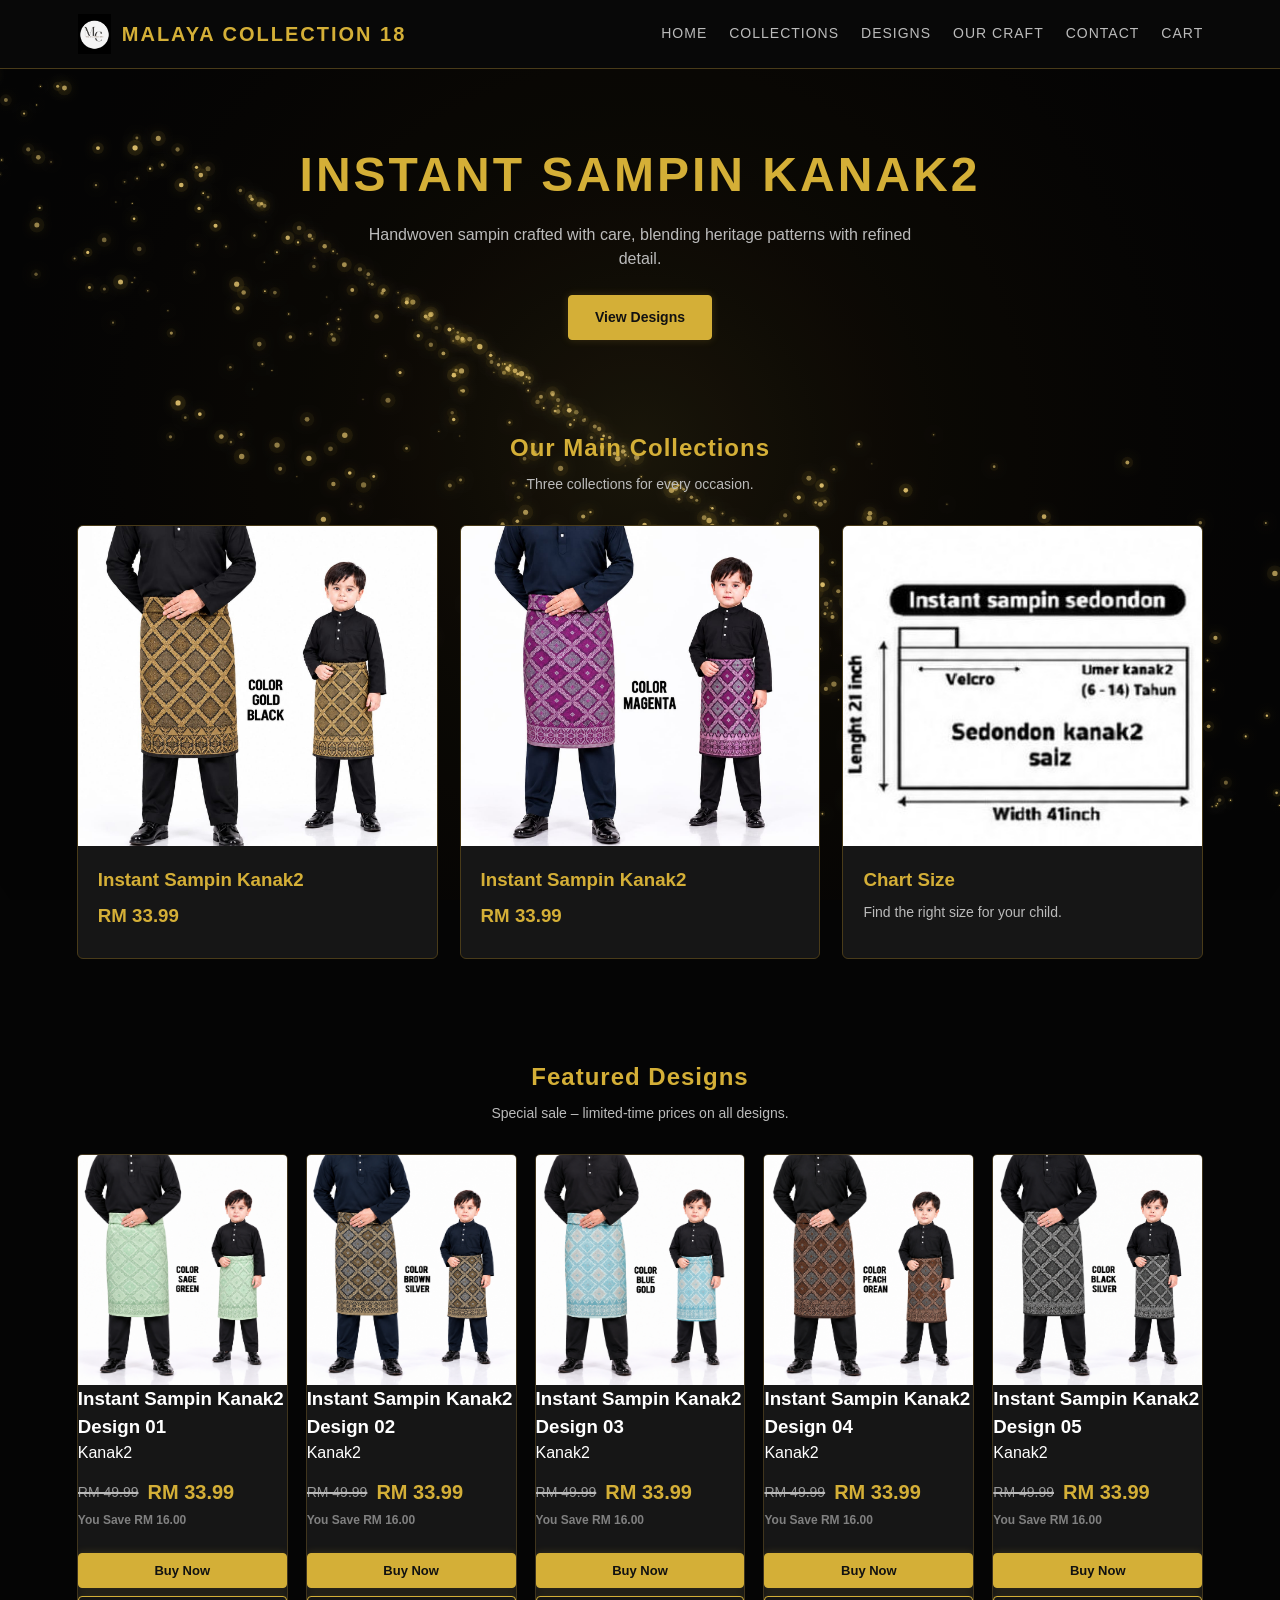
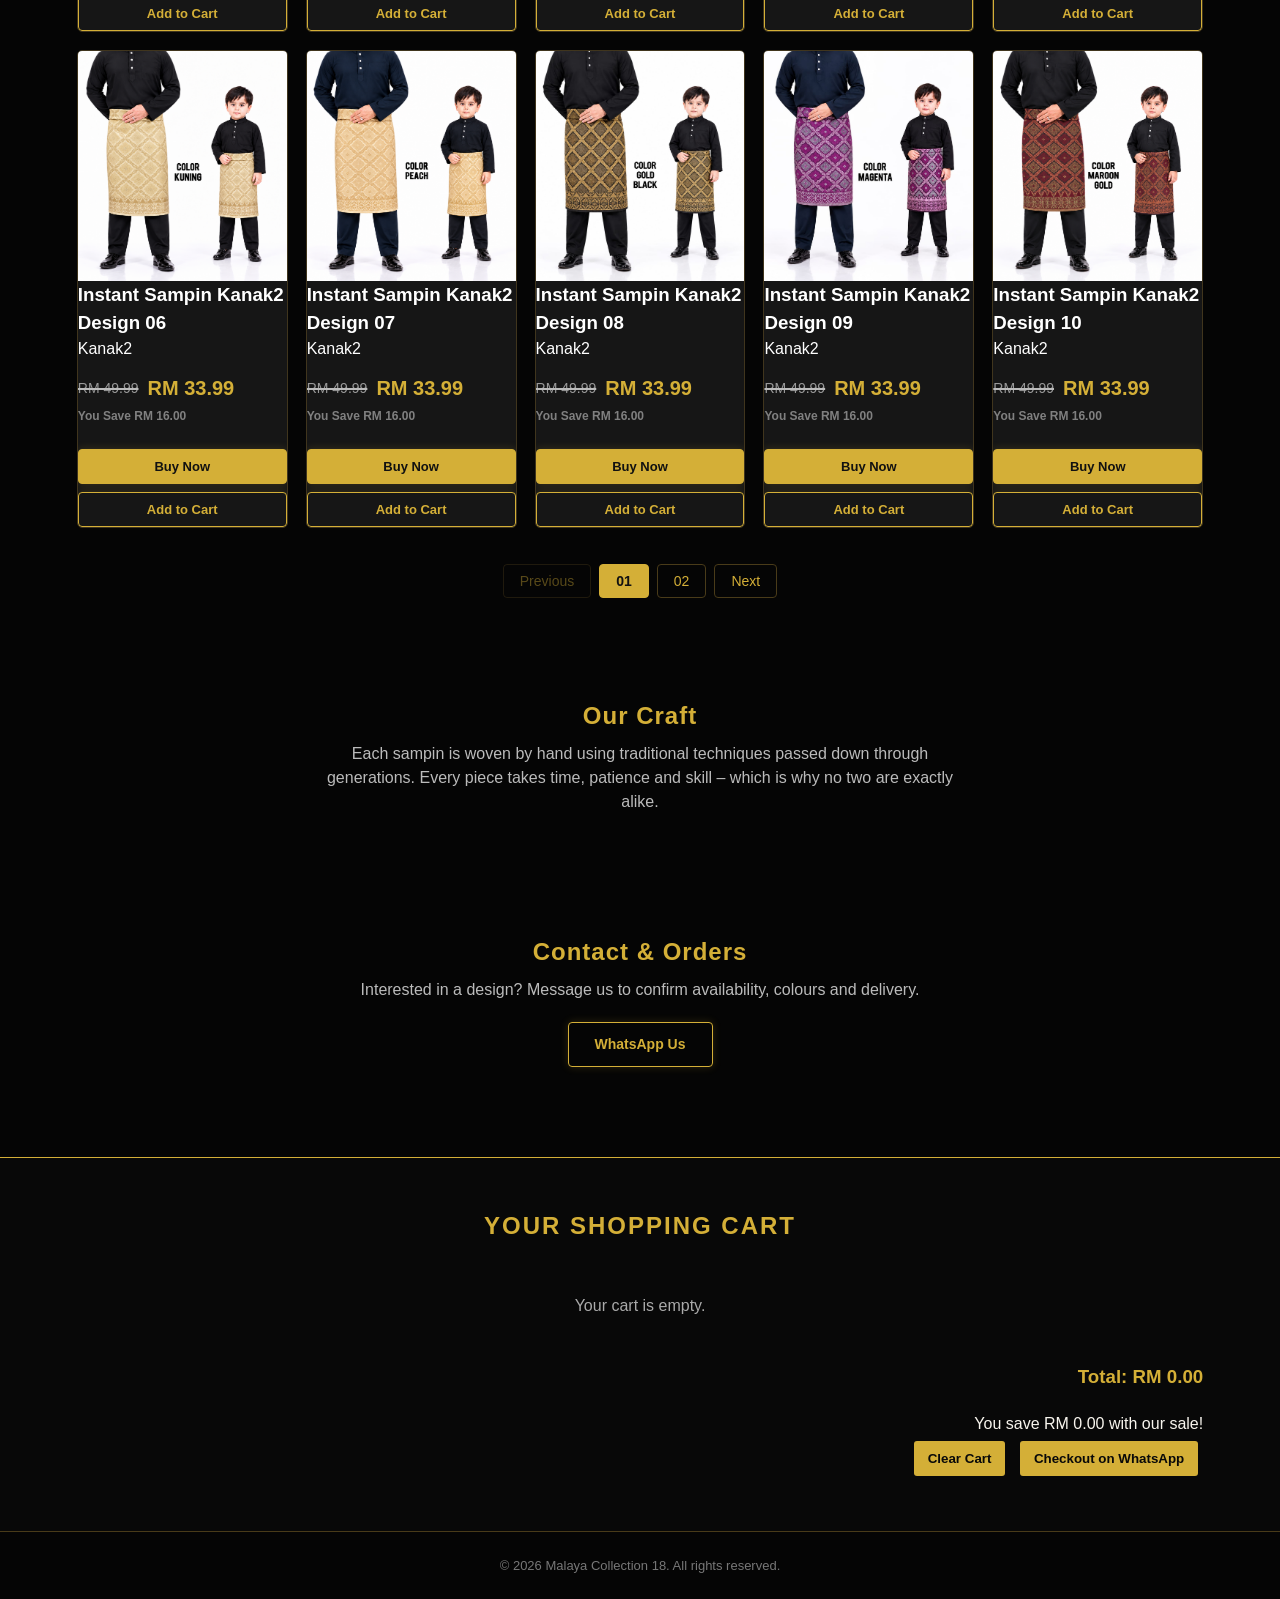
<file: kanak2.html>
<!DOCTYPE html>
<html lang="en">
<head>
<meta charset="UTF-8">
<meta name="viewport" content="width=device-width, initial-scale=1.0">
<meta name="description" content="Malaya Collection 18 – Instant Sampin Kanak2. Premium designs at special sale prices.">
<title>Sampin Tenun Manual | Malaya Collection 18</title>

<style>
:root {
    --bg: #090909;
    --card: #161616;
    --gold: #d4af37;
    --gold-light: #fff1a8;
    --gold-dark: #493b19;
    --text: #fff;
    --muted: #bbb;
    --sale:var(--muted);
}

* {
    margin: 0;
    padding: 0;
    box-sizing: border-box;
}

html {
    scroll-behavior: smooth;
    scroll-padding-top: 85px;
}

body {
    background: #050505;
    color: var(--text);
    font-family: "Segoe UI", Arial, sans-serif;
    line-height: 1.5;
}

a {
    color: inherit;
    text-decoration: none;
}

img {
    max-width: 100%;
    display: block;
}

:focus-visible {
    outline: 2px solid var(--gold);
    outline-offset: 3px;
}

/* GOLDEN GALAXY BACKGROUND */

#goldenGalaxy {
    position: fixed;
    inset: 0;
    width: 100%;
    height: 100%;
    z-index: 0;
    pointer-events: none;
    opacity: .85;
}

body > *:not(#goldenGalaxy) {
    position: relative;
    z-index: 1;
}

/* GOLDEN ANIMATIONS */

@keyframes goldenGlow {
    0%, 100% {
        box-shadow:
            0 0 5px rgba(212,175,55,.15),
            0 0 12px rgba(212,175,55,.10);
    }
    50% {
        box-shadow:
            0 0 12px rgba(212,175,55,.45),
            0 0 25px rgba(212,175,55,.30),
            0 0 45px rgba(212,175,55,.15);
    }
}

@keyframes goldTextShine {
    0%, 100% {
        text-shadow: 0 0 5px rgba(212,175,55,.3);
    }
    50% {
        text-shadow:
            0 0 10px rgba(212,175,55,.8),
            0 0 25px rgba(212,175,55,.5),
            0 0 40px rgba(212,175,55,.25);
    }
}

@keyframes borderShine {
    0%, 100% { border-color: var(--gold-dark); }
    50% { border-color: var(--gold); }
}

/* NAVBAR */

.navbar {
    position: sticky;
    top: 0;
    z-index: 10;
    display: flex;
    align-items: center;
    justify-content: space-between;
    gap: 16px;
    flex-wrap: wrap;
    padding: 14px 6%;
    background: rgba(9,9,9,.96);
    backdrop-filter: blur(8px);
    border-bottom: 1px solid var(--gold-dark);
    animation: goldenGlow 4s ease-in-out infinite;
}

.logo {
    display: flex;
    align-items: center;
    gap: 10px;
    color: var(--gold);
    font-size: 20px;
    font-weight: bold;
    letter-spacing: 2px;
    animation: goldTextShine 3s ease-in-out infinite;
}

.logo img {
    width: 35px;
    height: 40px;
    object-fit: contain;
}

.navbar nav {
    display: flex;
    gap: 22px;
}

.navbar nav a {
    color: var(--muted);
    font-size: 14px;
    letter-spacing: 1px;
    text-transform: uppercase;
    padding: 4px 0;
    border-bottom: 2px solid transparent;
    transition: .3s;
}

.navbar nav a:hover {
    color: var(--gold);
    border-color: var(--gold);
}

/* SECTIONS */

section {
    padding: 50px 6%;
}

h2 {
    text-align: center;
    color: var(--gold);
    margin-bottom: 8px;
    letter-spacing: 1px;
    animation: goldTextShine 4s ease-in-out infinite;
}

.section-sub {
    text-align: center;
    color: var(--muted);
    font-size: 14px;
    margin-bottom: 30px;
}

/* HERO */

.hero {
    text-align: center;
    padding: 70px 6% 40px;
}

.hero h1 {
    color: var(--gold);
    font-size: clamp(28px,5vw,48px);
    letter-spacing: 3px;
    margin-bottom: 12px;
    animation: goldTextShine 3s ease-in-out infinite;
}

.hero p {
    color: var(--muted);
    max-width: 560px;
    margin: 0 auto 24px;
}

/* BUTTONS */

.btn {
    display: inline-block;
    padding: 11px 26px;
    border: 1px solid var(--gold);
    border-radius: 4px;
    background: var(--gold);
    color: #111;
    font-weight: bold;
    font-size: 14px;
    cursor: pointer;
    transition: all .35s ease;
    box-shadow: 0 0 8px rgba(212,175,55,.2);
}

.btn:hover {
    background: transparent;
    color: var(--gold);
    box-shadow:
        0 0 12px rgba(212,175,55,.8),
        0 0 25px rgba(212,175,55,.45);
}

.btn.outline {
    background: transparent;
    color: var(--gold);
}

.btn.outline:hover {
    background: var(--gold);
    color: #111;
}

/* MAIN CATEGORIES */

.categories {
    display: grid;
    grid-template-columns: repeat(3,1fr);
    gap: 22px;
}

.category-card {
    background: var(--card);
    border: 1px solid var(--gold-dark);
    border-radius: 6px;
    overflow: hidden;
    transition: .3s;
    animation: borderShine 4s ease-in-out infinite;
}

.category-card:hover {
    transform: translateY(-6px);
    border-color: var(--gold);
    box-shadow:
        0 0 15px rgba(212,175,55,.5),
        0 0 35px rgba(212,175,55,.25);
}

.category-card img {
    width: 100%;
    height: 320px;
    object-fit: cover;
}

.category-info {
    padding: 20px;
}

.category-info h3 {
    color: var(--gold);
    margin-bottom: 8px;
}

.category-info p {
    color: var(--muted);
    font-size: 14px;
}

/* PRODUCTS */

.products {
    display: grid;
    grid-template-columns: repeat(5,minmax(0,1fr));
    gap: 18px;
}

.product-card {
    display: flex;
    flex-direction: column;
    position: relative;
    background: var(--card);
    border: 1px solid #40351d;
    border-radius: 5px;
    overflow: hidden;
    transition: .3s;
    animation: goldenGlow 5s ease-in-out infinite;
}

.product-card:hover {
    transform: translateY(-5px);
    border-color: var(--gold);
    box-shadow:
        0 0 12px rgba(212,175,55,.6),
        0 0 28px rgba(212,175,55,.3);
}

.product-card img {
    width: 100%;
    height: 230px;
    object-fit: cover;
    background: #222;
}



/* ORIGINAL AND SALE PRICES */

.price-box {
    display: flex;
    align-items: center;
    flex-wrap: wrap;
    gap: 9px;
    margin: 12px 0 4px;
}

.old-price {
    color: #999;
    font-size: 14px;
    text-decoration: line-through;
    text-decoration-color: var(--sale);
    text-decoration-thickness: 2px;
}

.sale-price {
    color: var(--gold);
    font-size: 20px;
    font-weight: bold;
    animation: goldTextShine 3s ease-in-out infinite;
}

.discount-text {
    color: grey;
    font-size: 12px;
    font-weight: bold;
    margin-bottom: 10px;
}

/* PRODUCT ACTIONS */

.product-actions {
    display: flex;
    flex-direction: column;
    gap: 8px;
    margin-top: auto;
    padding-top: 14px;
}

.product-actions .btn {
    width: 100%;
    text-align: center;
    padding: 9px 6px;
    font-size: 13px;
}

.add-cart {
    background: transparent;
    color: var(--gold);
}

.add-cart:hover {
    background: var(--gold);
    color: #111;
}

.buy-now {
    background: var(--gold);
    color: #111;
}

.empty {
    text-align: center;
    color: var(--muted);
    grid-column: 1/-1;
    padding: 30px 0;
}

/* PAGINATION */

.pagination {
    display: flex;
    justify-content: center;
    flex-wrap: wrap;
    gap: 8px;
    margin-top: 36px;
}

.pagination button {
    background: transparent;
    color: var(--gold);
    border: 1px solid var(--gold-dark);
    border-radius: 4px;
    padding: 8px 16px;
    font-size: 14px;
    cursor: pointer;
    transition: .2s;
}

.pagination button:hover:not(:disabled) {
    border-color: var(--gold);
}

.pagination button.active {
    background: var(--gold);
    color: #111;
    border-color: var(--gold);
    font-weight: bold;
}

.pagination button:disabled {
    opacity: .4;
    cursor: not-allowed;
}

/* ABOUT / CONTACT */

.about p,
.contact p {
    max-width: 640px;
    margin: 0 auto 20px;
    text-align: center;
    color: var(--muted);
}

.contact {
    text-align: center;
}

/* SHOPPING CART */

.cart-section {
    background: rgba(9,9,9,.93);
    color: #f8f5ee;
    padding: 50px 6%;
    margin-top: 40px;
    border-top: 1px solid var(--gold);
    animation: borderShine 4s ease-in-out infinite;
}

.cart-section h2 {
    color: var(--gold);
    text-align: center;
    margin-bottom: 30px;
    letter-spacing: 2px;
}

#cart-empty {
    text-align: center;
    color: #aaa;
    padding: 20px;
}

.cart-item {
    display: flex;
    align-items: center;
    gap: 18px;
    padding: 18px 0;
    border-bottom: 1px solid #333;
}

.cart-item img {
    width: 85px;
    height: 100px;
    object-fit: cover;
    border-radius: 5px;
}

.cart-item-info {
    flex: 1;
}

.cart-item-info h4 {
    margin-bottom: 8px;
    color: var(--gold);
}

.cart-item-info p {
    margin: 5px 0;
}

.cart-item button,
.cart-summary button {
    background: var(--gold);
    color: #090909;
    border: none;
    padding: 10px 14px;
    margin: 5px;
    cursor: pointer;
    font-weight: bold;
    border-radius: 3px;
}

.cart-item .remove-item {
    background: #333;
    color: white;
}

.cart-summary {
    text-align: right;
    margin-top: 25px;
}

.cart-summary h3 {
    color: var(--gold);
    margin-bottom: 20px;
}

.cart-old-price {
    color: #999;
    text-decoration: line-through;
    font-size: 14px;
}

.cart-sale-price {
    color: var(--gold);
    font-weight: bold;
}

/* FOOTER */

footer {
    text-align: center;
    padding: 24px 6%;
    border-top: 1px solid var(--gold-dark);
    color: #777;
    font-size: 13px;
}

/* RESPONSIVE */

@media(max-width:1100px) {
    .products {
        grid-template-columns: repeat(4,minmax(0,1fr));
    }
}

@media(max-width:900px) {
    .products {
        grid-template-columns: repeat(3,minmax(0,1fr));
    }

    .category-card img {
        height: 250px;
    }
}

@media(max-width:600px) {
    .navbar {
        justify-content: center;
    }

    .logo {
        font-size: 16px;
    }

    .navbar nav {
        gap: 14px;
        flex-wrap: wrap;
        justify-content: center;
    }

    .categories {
        grid-template-columns: 1fr;
    }

    .products {
        grid-template-columns: repeat(2,minmax(0,1fr));
        gap: 12px;
    }

    section {
        padding: 34px 4%;
    }

    .category-card img {
        height: 300px;
    }

    .product-card img {
        height: 190px;
    }

    .cart-item {
        flex-wrap: wrap;
    }

    .cart-item img {
        width: 70px;
        height: 85px;
    }

    .cart-summary {
        text-align: center;
    }
}

@media(prefers-reduced-motion:reduce) {
    *,
    *::before,
    *::after {
        animation: none !important;
        transition: none !important;
        scroll-behavior: auto !important;
    }
}
</style>
</head>

<body>

<!-- GOLDEN GALAXY CANVAS -->
<canvas id="goldenGalaxy"></canvas>

<!-- HEADER -->
<header class="navbar">
    <a href="#home" class="logo">
        <img src="assets/images/logo.jpg" alt="Malaya Collection Logo">
        <span>MALAYA COLLECTION 18</span>
    </a>

    <nav aria-label="Main navigation">
        <a href="index.html">Home</a>
        <a href="#collections">Collections</a>
        <a href="#designs">Designs</a>
        <a href="#about">Our Craft</a>
        <a href="#contact">Contact</a>
        <a href="#cart-section">Cart</a>
    </nav>
</header>

<main>

<!-- HERO -->
<section class="hero" id="home">
    <h1>INSTANT SAMPIN KANAK2</h1>
    <p>Handwoven sampin crafted with care, blending heritage patterns with refined detail.</p>
    <a href="#designs" class="btn">View Designs</a>
</section>

<!-- MAIN COLLECTIONS -->
<section id="collections">
    <h2>Our Main Collections</h2>
    <p class="section-sub">Three collections for every occasion.</p>

    <div class="categories">

        <article class="category-card">
            <img src="assets/images/images kanak2/image030.jpg"
                 alt="Instant Sampin Kanak2" loading="lazy">
            <div class="category-info">
                <h3>Instant Sampin Kanak2</h3>
                <h3>RM 33.99</h3>
            </div>
        </article>

        <article class="category-card">
            <img src="assets/images/images kanak2/image031.jpg"
                 alt="Instant Sampin Kanak2" loading="lazy">
            <div class="category-info">
                <h3>Instant Sampin Kanak2</h3>
                <h3>RM 33.99</h3>
            </div>
        </article>

        <article class="category-card">
            <img src="assets/images/images kanak2/image010.jpg"
                 alt="Sampin Size Chart" loading="lazy">
            <div class="category-info">
                <h3>Chart Size</h3>
                <p>Find the right size for your child.</p>
            </div>
        </article>

    </div>
</section>

<!-- PRODUCTS -->
<section id="designs">
    <h2>Featured Designs</h2>
    <p class="section-sub">Special sale – limited-time prices on all designs.</p>

    <div class="products" id="products" aria-live="polite"></div>

    <nav class="pagination" id="pagination" aria-label="Pagination"></nav>
</section>

<!-- ABOUT -->
<section class="about" id="about">
    <h2>Our Craft</h2>
    <p>
        Each sampin is woven by hand using traditional techniques passed down
        through generations. Every piece takes time, patience and skill –
        which is why no two are exactly alike.
    </p>
</section>

<!-- CONTACT -->
<section class="contact" id="contact">
    <h2>Contact &amp; Orders</h2>
    <p>Interested in a design? Message us to confirm availability, colours and delivery.</p>

    <a class="btn outline"
       href="https://wa.me/60137358951"
       target="_blank" rel="noopener">
        WhatsApp Us
    </a>
</section>

</main>

<!-- SHOPPING CART -->
<section class="cart-section" id="cart-section">
    <h2>YOUR SHOPPING CART</h2>

    <p id="cart-empty">Your cart is empty.</p>

    <div id="cart-items"></div>

    <div class="cart-summary">
        <h3>
            Total:
            <span id="cart-total">RM 0.00</span>
        </h3>

        <p id="cart-savings"></p>

        <button id="clear-cart" type="button">Clear Cart</button>
        <button id="checkout-btn" type="button">Checkout on WhatsApp</button>
    </div>
</section>

<footer>
    &copy; <span id="year"></span> Malaya Collection 18. All rights reserved.
</footer>

<script>

/* ==========================================
   MALAYA COLLECTION 18
   PRODUCTS + SALE PRICES + CART + PAGINATION
========================================== */

// SETTINGS

const WHATSAPP = "60137358951";
const PER_PAGE = 10;

const IMG = "assets/images/images kanak2/";

// PRICES FOR ALL 19 PRODUCTS

const ORIGINAL_PRICE = 49.99;
const SALE_PRICE = 33.99;

// PRODUCTS

const PRODUCTS = [
    { name: "Instant Sampin Kanak2 Design 01", cat: "Kanak2", img: "file_0000000092c4824380797251cc188bde.png" },
    { name: "Instant Sampin Kanak2 Design 02", cat: "Kanak2", img: "file_00000000536c81f49b52c9967a8b9775.png" },
    { name: "Instant Sampin Kanak2 Design 03", cat: "Kanak2", img: "file_00000000069481f4a884259bb9991274.png" },
    { name: "Instant Sampin Kanak2 Design 04", cat: "Kanak2", img: "file_00000000110081f48a917513fdafe587.png" },
    { name: "Instant Sampin Kanak2 Design 05", cat: "Kanak2", img: "file_00000000405081fa990e27e5b881c13d.png" },
    { name: "Instant Sampin Kanak2 Design 06", cat: "Kanak2", img: "file_00000000703481f4a1a12a2b86e2741c.png" },
    { name: "Instant Sampin Kanak2 Design 07", cat: "Kanak2", img: "file_00000000913081f485f234aec1444706.png" },
    { name: "Instant Sampin Kanak2 Design 08", cat: "Kanak2", img: "image030.jpg" },
    { name: "Instant Sampin Kanak2 Design 09", cat: "Kanak2", img: "image031.jpg" },
    { name: "Instant Sampin Kanak2 Design 10", cat: "Kanak2", img: "file_0000000010f081f4bae050199155da2e.png" },
    { name: "Instant Sampin Kanak2 Design 11", cat: "Kanak2", img: "file_000000000a208210a7b39baaff857143.png" },
    { name: "Instant Sampin Kanak2 Design 12", cat: "Kanak2", img: "file_000000000cac81f4a6e61dbac3fee382.png" },
    { name: "Instant Sampin Kanak2 Design 13", cat: "Kanak2", img: "file_00000000ad808210afacde7671fde958.png" },
    { name: "Instant Sampin Kanak2 Design 14", cat: "Kanak2", img: "file_00000000bcbc81f4ac9b3c6515c924db.png" },
    { name: "Instant Sampin Kanak2 Design 15", cat: "Kanak2", img: "file_00000000c33c81f4ac2cb0c2bd5d153e.png" },
    { name: "Instant Sampin Kanak2 Design 16", cat: "Kanak2", img: "file_00000000cbe481f890cd483b232ab135.png" },
    { name: "Instant Sampin Kanak2 Design 17", cat: "Kanak2", img: "file_00000000e2848243919a2ff00a616976.png" },
    { name: "Instant Sampin Kanak2 Design 18", cat: "Kanak2", img: "file_000000003e0c81f4a9ade957d8ec47fd.png" },
    { name: "Instant Sampin Kanak2 Design 19", cat: "Kanak2", img: "file_000000005f1c81f4a9b8eb185133b9c2.png" }
];

// CART AND PAGINATION

let cart = [];
let currentPage = 1;
let currentFilter = "all";

// HTML ELEMENTS

const grid = document.getElementById("products");
const pager = document.getElementById("pagination");

const cartItems = document.getElementById("cart-items");
const cartEmpty = document.getElementById("cart-empty");
const cartTotal = document.getElementById("cart-total");
const cartSavings = document.getElementById("cart-savings");

// PRICE FORMAT

function formatPrice(price) {
    return "RM " + Number(price).toFixed(2);
}

// SECURITY HELPER

function escapeHTML(value) {
    return String(value).replace(/[&<>"']/g, char => ({
        "&": "&amp;",
        "<": "&lt;",
        ">": "&gt;",
        '"': "&quot;",
        "'": "&#39;"
    })[char]);
}

// PRICE CALCULATIONS

function getPrice(product) {
    return SALE_PRICE;
}

function getFilteredProducts() {
    return currentFilter === "all"
        ? PRODUCTS
        : PRODUCTS.filter(product => product.cat === currentFilter);
}

function getVisibleProducts() {
    const products = getFilteredProducts();
    const start = (currentPage - 1) * PER_PAGE;

    return products.slice(start, start + PER_PAGE);
}


// RENDER PRODUCTS

function renderProducts() {

    if (!grid || !pager) return;

    const products = getFilteredProducts();

    const totalPages = Math.max(
        1,
        Math.ceil(products.length / PER_PAGE)
    );

    currentPage = Math.min(
        Math.max(currentPage, 1),
        totalPages
    );

    const visible = getVisibleProducts();

    if (visible.length === 0) {

        grid.innerHTML = '<p class="empty">No designs found.</p>';

    } else {

        grid.innerHTML = visible.map(product => {

            const original = ORIGINAL_PRICE;
            const sale = SALE_PRICE;
            const discount = original - sale;

            const productIndex = PRODUCTS.indexOf(product);

            return `
                <article class="product-card">

                    <img
                        src="${escapeHTML(IMG + product.img)}"
                        alt="${escapeHTML(product.name)}"
                        loading="lazy"
                    >

                    <div class="product-info">

                        <h3>${escapeHTML(product.name)}</h3>

                        <p>${escapeHTML(product.cat)}</p>

                        <div class="price-box">

                            <span class="old-price">
                                ${formatPrice(original)}
                            </span>

                            <span class="sale-price">
                                ${formatPrice(sale)}
                            </span>

                        </div>

                        <p class="discount-text">
                            You Save ${formatPrice(discount)}
                        </p>

                        <div class="product-actions">

                            <button
                                type="button"
                                class="btn buy-now"
                                data-action="buy"
                                data-index="${productIndex}">
                                Buy Now
                            </button>

                            <button
                                type="button"
                                class="btn add-cart"
                                data-action="cart"
                                data-index="${productIndex}">
                                Add to Cart
                            </button>

                        </div>

                    </div>
                </article>
            `;

        }).join("");
    }

    renderPagination(totalPages);
}


// RENDER PAGINATION

function renderPagination(totalPages) {

    let html = `
        <button
            type="button"
            data-page="${currentPage - 1}"
            ${currentPage === 1 ? "disabled" : ""}>
            Previous
        </button>
    `;

    for (let page = 1; page <= totalPages; page++) {

        html += `
            <button
                type="button"
                data-page="${page}"
                class="${page === currentPage ? "active" : ""}"
                ${page === currentPage ? 'aria-current="page"' : ""}>
                ${String(page).padStart(2, "0")}
            </button>
        `;
    }

    html += `
        <button
            type="button"
            data-page="${currentPage + 1}"
            ${currentPage === totalPages ? "disabled" : ""}>
            Next
        </button>
    `;

    pager.innerHTML = html;
}

// ADD TO CART

function addToCart(product) {

    const existing = cart.find(
        item => item.name === product.name
    );

    if (existing) {

        existing.quantity++;

    } else {

        cart.push({
            ...product,
            quantity: 1
        });
    }

    renderCart();

    document.getElementById("cart-section").scrollIntoView({
        behavior: "smooth",
        block: "start"
    });
}

// DISPLAY SHOPPING CART

function renderCart() {

    if (!cartItems || !cartEmpty || !cartTotal) return;

    cartItems.innerHTML = "";

    cartEmpty.style.display = cart.length ? "none" : "block";

    let total = 0;
    let originalTotal = 0;

    cart.forEach(item => {

        const sale = SALE_PRICE;
        const original = ORIGINAL_PRICE;

        total += sale * item.quantity;
        originalTotal += original * item.quantity;

        const row = document.createElement("article");

        row.className = "cart-item";

        row.innerHTML = `

            <img
                src="${escapeHTML(IMG + item.img)}"
                alt="${escapeHTML(item.name)}"
                loading="lazy"
            >

            <div class="cart-item-info">

                <h4>${escapeHTML(item.name)}</h4>

                <p>
                    Original:
                    <span class="cart-old-price">
                        ${formatPrice(original)}
                    </span>
                </p>

                <p>
                    Sale Price:
                    <span class="cart-sale-price">
                        ${formatPrice(sale)}
                    </span>
                </p>

                <button
                    type="button"
                    data-cart-action="minus"
                    data-name="${escapeHTML(item.name)}">
                    −
                </button>

                <span aria-label="Quantity">
                    ${item.quantity}
                </span>

                <button
                    type="button"
                    data-cart-action="plus"
                    data-name="${escapeHTML(item.name)}">
                    +
                </button>

                <button
                    type="button"
                    class="remove-item"
                    data-cart-action="remove"
                    data-name="${escapeHTML(item.name)}">
                    Remove
                </button>

                <p>
                    Subtotal:
                    <strong>${formatPrice(sale * item.quantity)}</strong>
                </p>

            </div>
        `;

        cartItems.appendChild(row);
    });

    cartTotal.textContent = formatPrice(total);

    const saved = originalTotal - total;

    if (cartSavings) {
        cartSavings.textContent =
            "You save " + formatPrice(saved) + " with our sale!";
    }
}

// CART BUTTON EVENTS

if (cartItems) {

    cartItems.addEventListener("click", function(event) {

        const button = event.target.closest("[data-cart-action]");

        if (!button) return;

        const name = button.dataset.name;

        const item = cart.find(
            product => product.name === name
        );

        if (!item) return;

        switch (button.dataset.cartAction) {

            case "plus":
                item.quantity++;
                break;

            case "minus":

                item.quantity--;

                if (item.quantity <= 0) {
                    cart = cart.filter(
                        product => product.name !== name
                    );
                }

                break;

            case "remove":

                cart = cart.filter(
                    product => product.name !== name
                );

                break;
        }

        renderCart();
    });
}

// CLEAR CART

const clearCartButton = document.getElementById("clear-cart");

if (clearCartButton) {

    clearCartButton.addEventListener("click", function() {

        cart = [];
        renderCart();

    });
}

// WHATSAPP CHECKOUT

const checkoutButton = document.getElementById("checkout-btn");

if (checkoutButton) {

    checkoutButton.addEventListener("click", function() {

        if (cart.length === 0) {
            alert("Your cart is empty!");
            return;
        }

        const lines = cart.map(item => {

            const subtotal = SALE_PRICE * item.quantity;

            return (
                `${item.name}\n` +
                `Quantity: ${item.quantity}\n` +
                `Original Price: ${formatPrice(ORIGINAL_PRICE)}\n` +
                `Sale Price: ${formatPrice(SALE_PRICE)}\n` +
                `Subtotal: ${formatPrice(subtotal)}`
            );

        });

        const total = cart.reduce(
            (sum, item) =>
                sum + SALE_PRICE * item.quantity,
            0
        );

        const saved = cart.reduce(
            (sum, item) =>
                sum + (ORIGINAL_PRICE - SALE_PRICE) * item.quantity,
            0
        );

        const message =
            "Hello! I want to order from MALAYA COLLECTION 18.\n\n" +
            lines.join("\n\n") +
            `\n\nTotal Sale Amount: ${formatPrice(total)}` +
            `\nYou Save: ${formatPrice(saved)}` +
            "\n\nPlease confirm my order.";

        const url =
            `https://wa.me/${WHATSAPP}?text=${encodeURIComponent(message)}`;

        window.open(url, "_blank");
    });
}

// BUY NOW

function buyNow(product) {

    const message =
        "Hello! I want to order from MALAYA COLLECTION 18.\n\n" +
        `Product: ${product.name}\n` +
        `Original Price: ${formatPrice(ORIGINAL_PRICE)}\n` +
        `Sale Price: ${formatPrice(SALE_PRICE)}\n` +
        `You Save: ${formatPrice(ORIGINAL_PRICE - SALE_PRICE)}\n\n` +
        "Please confirm availability.";

    const url =
        `https://wa.me/${WHATSAPP}?text=${encodeURIComponent(message)}`;

    window.open(url, "_blank");
}

// PRODUCT BUTTON EVENTS

if (grid) {

    grid.addEventListener("click", function(event) {

        const button = event.target.closest("[data-action]");

        if (!button) return;

        const index = Number(button.dataset.index);

        const product = PRODUCTS[index];

        if (!product) return;

        if (button.dataset.action === "cart") {

            addToCart(product);

        } else if (button.dataset.action === "buy") {

            buyNow(product);
        }
    });
}

// PAGINATION EVENTS

if (pager) {

    pager.addEventListener("click", function(event) {

        const button = event.target.closest("[data-page]");

        if (!button || button.disabled) return;

        currentPage = Number(button.dataset.page);

        renderProducts();

        document.getElementById("designs").scrollIntoView({
            behavior: "smooth",
            block: "start"
        });
    });
}

// FOOTER YEAR

const yearElement = document.getElementById("year");

if (yearElement) {
    yearElement.textContent = new Date().getFullYear();
}

// INITIAL DISPLAY

renderProducts();
renderCart();


/* =================================
   MALAYA COLLECTION 18
   GOLDEN GALAXY VORTEX
================================= */

const canvas = document.getElementById("goldenGalaxy");
const ctx = canvas.getContext("2d");

let width, height;
let particles = [];
let rotation = 0;

function resizeGalaxy() {

    const dpr = Math.min(window.devicePixelRatio || 1, 2);

    width = window.innerWidth;
    height = window.innerHeight;

    canvas.width = width * dpr;
    canvas.height = height * dpr;

    ctx.setTransform(dpr, 0, 0, dpr, 0, 0);

    createParticles();
}

function createParticles() {

    particles = [];

    const total = Math.min(
        550,
        Math.floor((width * height) / 1800)
    );

    for (let i = 0; i < total; i++) {

        particles.push({

            angle: Math.random() * Math.PI * 2,

            radius: 0.2 + Math.random() * 0.8,

            speed: 0.001 + Math.random() * 0.003,

            size: Math.random() * 2.2 + 0.5,

            brightness: 0.4 + Math.random() * 0.6,

            side: Math.random() > 0.5 ? 1 : -1

        });
    }
}

function drawGalaxy() {

    ctx.clearRect(0, 0, width, height);

    const cx = width / 2;
    const cy = height / 2;

    // CENTRAL GOLDEN ATMOSPHERE

    const glow = ctx.createRadialGradient(
        cx, cy, 0,
        cx, cy, Math.max(width, height) * 0.65
    );

    glow.addColorStop(0, "rgba(212,175,55,0.12)");
    glow.addColorStop(0.35, "rgba(160,105,20,0.055)");
    glow.addColorStop(1, "rgba(0,0,0,0)");

    ctx.fillStyle = glow;
    ctx.fillRect(0, 0, width, height);

    // GOLDEN SPIRAL PARTICLES

    particles.forEach(p => {

        p.angle += p.speed;
        p.radius += p.speed * 0.025;

        if (p.radius > 1) {

            p.radius = 0.05;
            p.angle = Math.random() * Math.PI * 2;
        }

        const spiral = p.angle + rotation * p.side;

        const distance =
            p.radius * Math.max(width, height) * 0.55;

        const x = cx + Math.cos(spiral) * distance;

        const y =
            cy + Math.sin(spiral * 1.35) * distance * 0.55;

        const alpha = p.brightness;

        // PARTICLE GLOW

        ctx.beginPath();

        ctx.arc(x, y, p.size * 3, 0, Math.PI * 2);

        ctx.fillStyle =
            `rgba(212,175,55,${alpha * 0.12})`;

        ctx.fill();

        // BRIGHT GOLD PARTICLE

        ctx.beginPath();

        ctx.arc(x, y, p.size, 0, Math.PI * 2);

        ctx.fillStyle =
            `rgba(255,220,125,${alpha})`;

        ctx.shadowBlur = 12;
        ctx.shadowColor = "#d4af37";

        ctx.fill();

        ctx.shadowBlur = 0;

    });

    rotation += 0.0015;

    requestAnimationFrame(drawGalaxy);
}

window.addEventListener("resize", resizeGalaxy);

resizeGalaxy();
drawGalaxy();

</script>

</body>
</html>
</file>
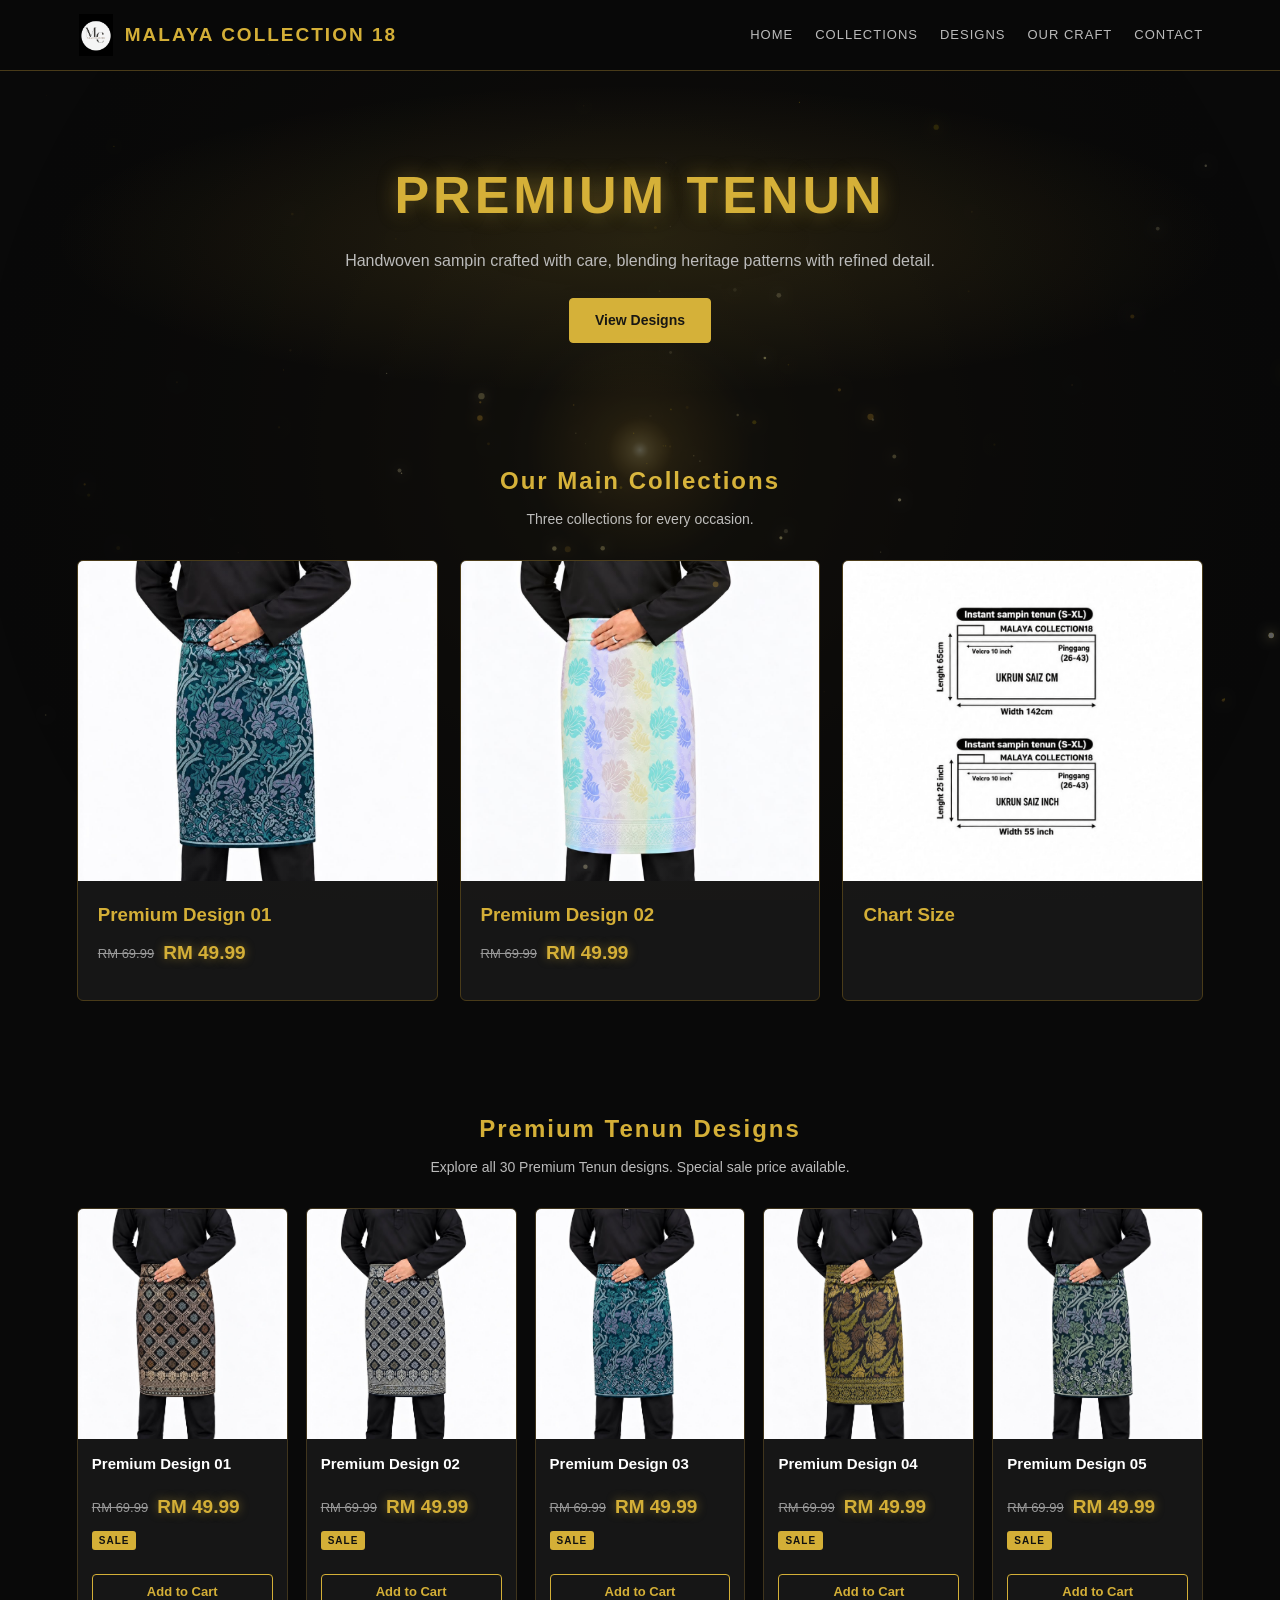
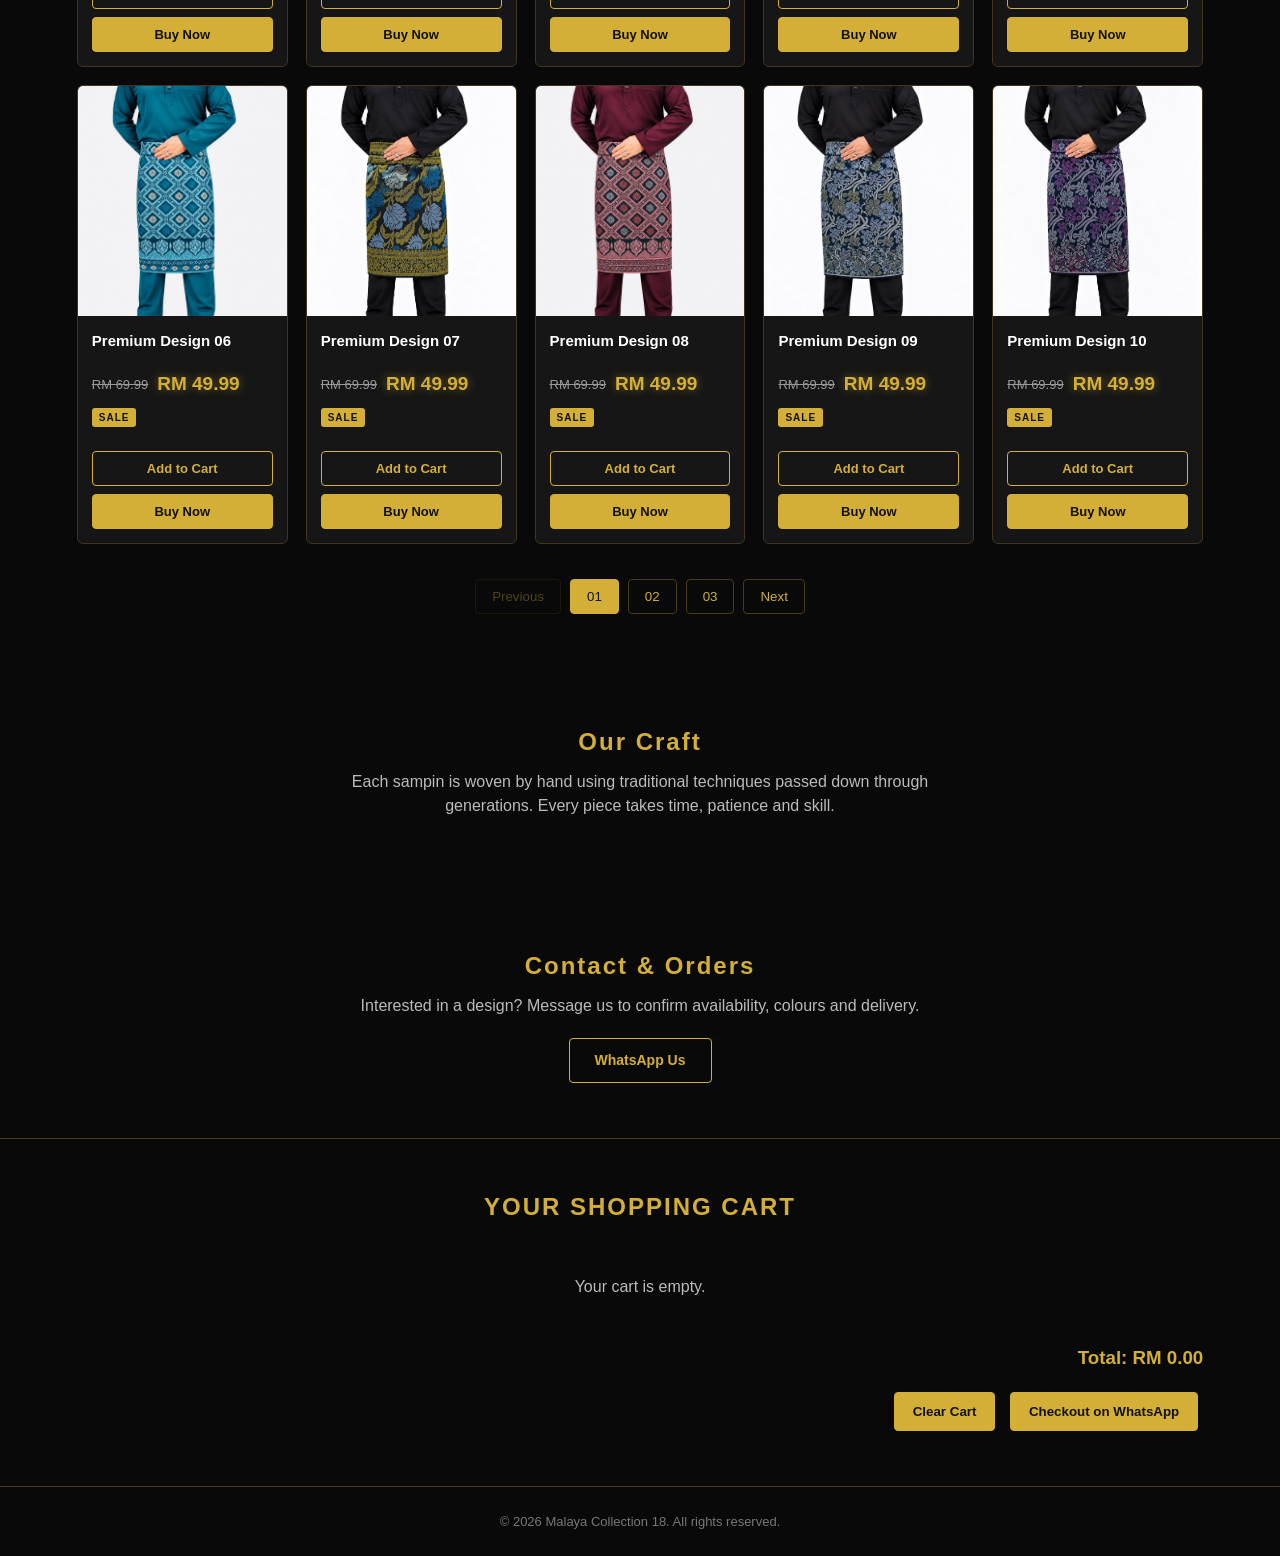
<file: premium.html>
<!DOCTYPE html>
<html lang="en">

<head>
<meta charset="UTF-8">
<meta name="viewport" content="width=device-width, initial-scale=1.0">

<meta name="description"
content="Malaya Collection 18 – Premium Tenun Sampin Collection">

<title>Premium Tenun | Malaya Collection 18</title>

<style>

/* ===================================
   GENERAL SETTINGS
=================================== */

:root {
    --bg: #090909;
    --card: #161616;
    --gold: #d4af37;
    --gold-dark: #493b19;
    --text: #ffffff;
    --muted: #bbbbbb;
}

* {
    margin: 0;
    padding: 0;
    box-sizing: border-box;
}

html {
    scroll-behavior: smooth;
    scroll-padding-top: 90px;
}

body {
    background: var(--bg);
    color: var(--text);
    font-family: "Segoe UI", Arial, sans-serif;
    line-height: 1.5;
}

a {
    color: inherit;
    text-decoration: none;
}

img {
    max-width: 100%;
    display: block;
}

button {
    font-family: inherit;
}


/* ===================================
   NAVBAR
=================================== */

.navbar {
    position: sticky;
    top: 0;
    z-index: 1000;

    display: flex;
    align-items: center;
    justify-content: space-between;

    gap: 15px;
    flex-wrap: wrap;

    padding: 14px 6%;

    background: rgba(9,9,9,0.96);

    border-bottom: 1px solid var(--gold-dark);

    backdrop-filter: blur(10px);
}

.logo {
    display: flex;
    align-items: center;
    gap: 10px;

    color: var(--gold);

    font-size: 19px;
    font-weight: bold;
    letter-spacing: 2px;
}

.logo img {
    width: 38px;
    height: 42px;
    object-fit: contain;
}

.navbar nav {
    display: flex;
    flex-wrap: wrap;
    gap: 22px;
}

.navbar nav a {
    color: var(--muted);
    font-size: 13px;
    letter-spacing: 1px;
    text-transform: uppercase;

    transition: 0.3s;
}

.navbar nav a:hover {
    color: var(--gold);
}


/* ===================================
   SECTION SETTINGS
=================================== */

section {
    padding: 55px 6%;
}

h2 {
    color: var(--gold);
    text-align: center;
    margin-bottom: 10px;
    letter-spacing: 2px;
}

.section-sub {
    color: var(--muted);
    text-align: center;
    font-size: 14px;
    margin-bottom: 30px;
}


/* ===================================
   BUTTONS
=================================== */

.btn {
    display: inline-block;

    padding: 11px 25px;

    background: var(--gold);
    color: #111;

    border: 1px solid var(--gold);
    border-radius: 4px;

    font-weight: bold;
    font-size: 14px;

    cursor: pointer;
    transition: 0.3s;
}

.btn:hover {
    background: transparent;
    color: var(--gold);
}

.btn.outline {
    background: transparent;
    color: var(--gold);
}

.btn.outline:hover {
    background: var(--gold);
    color: #111;
}


/* ===================================
   HERO SECTION
=================================== */

.hero {
    text-align: center;
    padding: 85px 6% 65px;

    background:
    radial-gradient(
        ellipse at center,
        rgba(212,175,55,0.13),
        transparent 65%
    );
}

.hero h1 {
    color: var(--gold);
    font-size: clamp(30px, 5vw, 52px);
    letter-spacing: 4px;
    margin-bottom: 15px;

    text-shadow: 0 0 20px rgba(212,175,55,0.4);
}

.hero p {
    color: var(--muted);
    max-width: 600px;
    margin: 0 auto 25px;
}


/* ===================================
   MAIN CATEGORY CARDS
=================================== */

.categories {
    display: grid;
    grid-template-columns: repeat(3, 1fr);
    gap: 22px;
}

.category-card {
    background: var(--card);
    border: 1px solid var(--gold-dark);
    border-radius: 6px;
    overflow: hidden;

    transition: 0.35s;
}

.category-card:hover {
    transform: translateY(-7px);
    border-color: var(--gold);

    box-shadow: 0 0 22px rgba(212,175,55,0.18);
}

.category-card img {
    width: 100%;
    height: 320px;
    object-fit: cover;
}

.category-info {
    padding: 20px;
}

.category-info h3 {
    color: var(--gold);
    margin-bottom: 5px;
}


/* ===================================
   PRODUCT GRID
=================================== */

.products {
    display: grid;
    grid-template-columns: repeat(5, minmax(0, 1fr));
    gap: 18px;
}

.product-card {
    display: flex;
    flex-direction: column;

    background: var(--card);

    border: 1px solid #40351d;
    border-radius: 6px;

    overflow: hidden;

    transition: 0.3s;
}

.product-card:hover {
    transform: translateY(-6px);
    border-color: var(--gold);

    box-shadow: 0 0 20px rgba(212,175,55,0.17);
}

.product-card img {
    width: 100%;
    height: 230px;
    object-fit: cover;
    background: #222;
}

.product-info {
    padding: 14px;

    display: flex;
    flex-direction: column;
    flex: 1;
}

.product-info h3 {
    font-size: 15px;
    margin-bottom: 8px;
}


/* ===================================
   SALE PRICE DESIGN
=================================== */

.price {
    display: flex;
    align-items: center;
    flex-wrap: wrap;
    gap: 9px;

    margin: 10px 0 12px;
}

.old-price {
    color: #999;

    text-decoration: line-through;

    font-size: 13px;
    font-weight: normal;
}

.sale-price {
    color: var(--gold);

    font-size: 19px;
    font-weight: 800;

    text-shadow: 0 0 10px rgba(212,175,55,0.5);
}

.sale-tag {
    background: var(--gold);
    color: #111;

    padding: 2px 7px;
    border-radius: 3px;

    font-size: 10px;
    font-weight: bold;
    letter-spacing: 1px;
}


/* ===================================
   PRODUCT ACTION BUTTONS
=================================== */

.product-actions {
    display: flex;
    flex-direction: column;
    gap: 8px;

    margin-top: auto;
    padding-top: 12px;
}

.product-actions button {
    width: 100%;
    padding: 9px 6px;

    border: 1px solid var(--gold);
    border-radius: 4px;

    font-size: 13px;
    font-weight: bold;

    cursor: pointer;
    transition: 0.3s;
}

.add-cart {
    background: transparent;
    color: var(--gold);
}

.add-cart:hover {
    background: var(--gold);
    color: #111;
}

.buy-now {
    background: var(--gold);
    color: #111;
}

.buy-now:hover {
    background: transparent;
    color: var(--gold);
}


/* ===================================
   PAGINATION
=================================== */

.pagination {
    display: flex;
    justify-content: center;
    flex-wrap: wrap;

    gap: 9px;
    margin-top: 35px;
}

.pagination button {
    padding: 9px 16px;

    background: transparent;
    color: var(--gold);

    border: 1px solid var(--gold-dark);
    border-radius: 4px;

    cursor: pointer;
    transition: 0.3s;
}

.pagination button:hover,
.pagination button.active {
    background: var(--gold);
    color: #111;
    border-color: var(--gold);
}

.pagination button:disabled {
    opacity: 0.35;
    cursor: not-allowed;
}


/* ===================================
   SHOPPING CART
=================================== */

.cart-section {
    background: #090909;
    padding: 50px 6%;
    border-top: 1px solid var(--gold-dark);
}

.cart-section h2 {
    margin-bottom: 30px;
}

#cart-empty {
    text-align: center;
    color: var(--muted);
    padding: 20px;
}

.cart-item {
    display: flex;
    align-items: center;
    gap: 18px;

    padding: 18px 0;
    border-bottom: 1px solid #333;
}

.cart-item img {
    width: 80px;
    height: 95px;
    object-fit: cover;
    border-radius: 5px;
}

.cart-item-info {
    flex: 1;
}

.cart-item-info h4 {
    color: var(--gold);
    margin-bottom: 6px;
}

.cart-prices {
    display: flex;
    align-items: center;
    flex-wrap: wrap;
    gap: 9px;
    margin: 6px 0;
}

.cart-prices .sale-price {
    font-size: 16px;
}

.cart-controls {
    display: flex;
    align-items: center;
    gap: 8px;
    flex-wrap: wrap;
}

.cart-controls button {
    padding: 7px 12px;

    border: none;
    border-radius: 3px;

    background: var(--gold);
    color: #111;

    cursor: pointer;
    font-weight: bold;
}

.cart-controls .remove-item {
    background: #333;
    color: white;
}

.cart-summary {
    text-align: right;
    margin-top: 25px;
}

.cart-summary h3 {
    color: var(--gold);
    margin-bottom: 15px;
}

.cart-summary button {
    padding: 11px 18px;
    margin: 5px;

    border: 1px solid var(--gold);
    border-radius: 4px;

    background: var(--gold);
    color: #111;

    font-weight: bold;
    cursor: pointer;
    transition: 0.3s;
}

.cart-summary button:hover {
    background: transparent;
    color: var(--gold);
}


/* ===================================
   ABOUT AND CONTACT
=================================== */

.about p,
.contact p {
    max-width: 650px;
    margin: 0 auto 20px;

    text-align: center;
    color: var(--muted);
}

.contact {
    text-align: center;
}


/* ===================================
   FOOTER
=================================== */

footer {
    padding: 25px 6%;
    text-align: center;

    color: #777;
    font-size: 13px;

    border-top: 1px solid var(--gold-dark);
}


/* ===================================
   GOLDEN COSMIC ANIMATION
=================================== */

body {
    isolation: isolate;
}

#golden-vortex {
    position: fixed;
    inset: 0;

    width: 100%;
    height: 100%;

    z-index: 998;
    pointer-events: none;

    opacity: 0.35;
    mix-blend-mode: screen;
}


/* ===================================
   RESPONSIVE DESIGN
=================================== */

@media (max-width: 1100px) {
    .products {
        grid-template-columns: repeat(4, 1fr);
    }
}

@media (max-width: 900px) {
    .products {
        grid-template-columns: repeat(3, 1fr);
    }

    .category-card img {
        height: 250px;
    }
}

@media (max-width: 600px) {

    .navbar {
        justify-content: center;
    }

    .logo {
        font-size: 15px;
    }

    .navbar nav {
        justify-content: center;
        gap: 13px;
    }

    .categories {
        grid-template-columns: 1fr;
    }

    .products {
        grid-template-columns: repeat(2, minmax(0, 1fr));
        gap: 12px;
    }

    section {
        padding: 35px 4%;
    }

    .product-card img {
        height: 185px;
    }

    .category-card img {
        height: 280px;
    }

    .cart-item {
        flex-wrap: wrap;
    }

    .cart-summary {
        text-align: center;
    }
}

@media (prefers-reduced-motion: reduce) {
    *,
    *::before,
    *::after {
        scroll-behavior: auto !important;
        animation: none !important;
        transition: none !important;
    }

    #golden-vortex {
        display: none;
    }
}

</style>
</head>


<body>


<!-- ===================================
     NAVBAR
=================================== -->

<header class="navbar">

    <a href="#home" class="logo">

        <img
        src="assets/images/logo.jpg"
        alt="Malaya Collection Logo">

        <span>MALAYA COLLECTION 18</span>

    </a>


    <nav>

        <a href="index.html">Home</a>

        <a href="#collections">Collections</a>

        <a href="#designs">Designs</a>

        <a href="#about">Our Craft</a>

        <a href="#contact">Contact</a>

    </nav>

</header>



<main>


<!-- ===================================
     HERO SECTION
=================================== -->

<section class="hero" id="home">

    <h1>PREMIUM TENUN</h1>

    <p>
        Handwoven sampin crafted with care,
        blending heritage patterns with refined detail.
    </p>

    <a href="#designs" class="btn">
        View Designs
    </a>

</section>



<!-- ===================================
     THREE MAIN COLLECTION CARDS
=================================== -->

<section id="collections">

    <h2>Our Main Collections</h2>

    <p class="section-sub">
        Three collections for every occasion.
    </p>


    <div class="categories">


        <article class="category-card">

            <img
            src="assets/images/images premium/IMG-20261014-WA0180.jpg"
            alt="Premium Tenun Design 01">

            <div class="category-info">

                <h3>Premium Design 01</h3>

                <div class="price">

                    <span class="old-price">RM 69.99</span>

                    <span class="sale-price">RM 49.99</span>

                </div>

            </div>

        </article>



        <article class="category-card">

            <img
            src="assets/images/images premium/IMG-20261014-WA0177.jpg"
            alt="Premium Tenun Design 02">

            <div class="category-info">

                <h3>Premium Design 02</h3>

                <div class="price">

                    <span class="old-price">RM 69.99</span>

                    <span class="sale-price">RM 49.99</span>

                </div>

            </div>

        </article>



        <article class="category-card">

            <img
            src="assets/images/images premium/image050.jpg"
            alt="Chart Size">

            <div class="category-info">

                <h3>Chart Size</h3>

            </div>

        </article>


    </div>

</section>



<!-- ===================================
     PRODUCT SECTION
=================================== -->

<section id="designs">

    <h2>Premium Tenun Designs</h2>

    <p class="section-sub">
        Explore all 30 Premium Tenun designs.
        Special sale price available.
    </p>


    <div
    class="products"
    id="products"
    aria-live="polite">
    </div>


    <nav
    class="pagination"
    id="pagination"
    aria-label="Product pages">
    </nav>

</section>



<!-- ===================================
     ABOUT SECTION
=================================== -->

<section class="about" id="about">

    <h2>Our Craft</h2>

    <p>
        Each sampin is woven by hand using traditional
        techniques passed down through generations.
        Every piece takes time, patience and skill.
    </p>

</section>



<!-- ===================================
     CONTACT SECTION
=================================== -->

<section class="contact" id="contact">

    <h2>Contact & Orders</h2>

    <p>
        Interested in a design? Message us to confirm
        availability, colours and delivery.
    </p>

    <a
    class="btn outline"
    href="https://wa.me/60137358951"
    target="_blank"
    rel="noopener">

        WhatsApp Us

    </a>

</section>


</main>



<!-- ===================================
     SHOPPING CART
=================================== -->

<section class="cart-section" id="cart-section">

    <h2>YOUR SHOPPING CART</h2>


    <p id="cart-empty">
        Your cart is empty.
    </p>


    <div id="cart-items"></div>


    <div class="cart-summary">

        <h3>
            Total:
            <span id="cart-total">RM 0.00</span>
        </h3>


        <button
        id="clear-cart"
        type="button">

            Clear Cart

        </button>


        <button
        id="checkout-btn"
        type="button">

            Checkout on WhatsApp

        </button>

    </div>

</section>



<!-- ===================================
     FOOTER
=================================== -->

<footer>

    &copy;

    <span id="year"></span>

    Malaya Collection 18. All rights reserved.

</footer>



<!-- GOLDEN ANIMATION CANVAS -->

<canvas id="golden-vortex"></canvas>



<script>

/* ==========================================
   PREMIUM TENUN WEBSITE
   PRODUCT + SALE + CART + PAGINATION
========================================== */


/* ==========================================
   1. SETTINGS
========================================== */

const WHATSAPP = "60137358951";

const PER_PAGE = 10;

const IMG = "assets/images/images premium/";

const ORIGINAL_PRICE = "RM 69.99";

const SALE_PRICE = "RM 49.99";


/* ==========================================
   2. ALL 30 PRODUCTS
========================================== */

const PRODUCTS = [

    {
        name: "Premium Design 01",
        cat: "Premium",
        price: ORIGINAL_PRICE,
        salePrice: SALE_PRICE,
        img: "IMG-20261014-WA0178.jpg"
    },

    {
        name: "Premium Design 02",
        cat: "Premium",
        price: ORIGINAL_PRICE,
        salePrice: SALE_PRICE,
        img: "IMG-20261014-WA0179.jpg"
    },

    {
        name: "Premium Design 03",
        cat: "Premium",
        price: ORIGINAL_PRICE,
        salePrice: SALE_PRICE,
        img: "IMG-20261014-WA0180.jpg"
    },

    {
        name: "Premium Design 04",
        cat: "Premium",
        price: ORIGINAL_PRICE,
        salePrice: SALE_PRICE,
        img: "IMG-20261014-WA0181.jpg"
    },

    {
        name: "Premium Design 05",
        cat: "Premium",
        price: ORIGINAL_PRICE,
        salePrice: SALE_PRICE,
        img: "IMG-20261014-WA0182.jpg"
    },

    {
        name: "Premium Design 06",
        cat: "Premium",
        price: ORIGINAL_PRICE,
        salePrice: SALE_PRICE,
        img: "IMG-20261014-WA0183.jpg"
    },

    {
        name: "Premium Design 07",
        cat: "Premium",
        price: ORIGINAL_PRICE,
        salePrice: SALE_PRICE,
        img: "IMG-20261014-WA0184.jpg"
    },

    {
        name: "Premium Design 08",
        cat: "Premium",
        price: ORIGINAL_PRICE,
        salePrice: SALE_PRICE,
        img: "IMG-20261014-WA0185.jpg"
    },

    {
        name: "Premium Design 09",
        cat: "Premium",
        price: ORIGINAL_PRICE,
        salePrice: SALE_PRICE,
        img: "IMG-20261014-WA0186.jpg"
    },

    {
        name: "Premium Design 10",
        cat: "Premium",
        price: ORIGINAL_PRICE,
        salePrice: SALE_PRICE,
        img: "IMG-20261014-WA0187.jpg"
    },

    {
        name: "Premium Design 11",
        cat: "Premium",
        price: ORIGINAL_PRICE,
        salePrice: SALE_PRICE,
        img: "IMG-20261014-WA0188.jpg"
    },

    {
        name: "Premium Design 12",
        cat: "Premium",
        price: ORIGINAL_PRICE,
        salePrice: SALE_PRICE,
        img: "IMG-20261014-WA0189.jpg"
    },

    {
        name: "Premium Design 13",
        cat: "Premium",
        price: ORIGINAL_PRICE,
        salePrice: SALE_PRICE,
        img: "IMG-20261014-WA0190.jpg"
    },

    {
        name: "Premium Design 14",
        cat: "Premium",
        price: ORIGINAL_PRICE,
        salePrice: SALE_PRICE,
        img: "IMG-20261014-WA0191.jpg"
    },

    {
        name: "Premium Design 15",
        cat: "Premium",
        price: ORIGINAL_PRICE,
        salePrice: SALE_PRICE,
        img: "IMG-20261014-WA0192.jpg"
    },

    {
        name: "Premium Design 16",
        cat: "Premium",
        price: ORIGINAL_PRICE,
        salePrice: SALE_PRICE,
        img: "IMG-20261014-WA0193.jpg"
    },

    {
        name: "Premium Design 17",
        cat: "Premium",
        price: ORIGINAL_PRICE,
        salePrice: SALE_PRICE,
        img: "IMG-20261014-WA0194.jpg"
    },

    {
        name: "Premium Design 18",
        cat: "Premium",
        price: ORIGINAL_PRICE,
        salePrice: SALE_PRICE,
        img: "IMG-20261014-WA0195.jpg"
    },

    {
        name: "Premium Design 19",
        cat: "Premium",
        price: ORIGINAL_PRICE,
        salePrice: SALE_PRICE,
        img: "IMG-20261014-WA0196.jpg"
    },

    {
        name: "Premium Design 20",
        cat: "Premium",
        price: ORIGINAL_PRICE,
        salePrice: SALE_PRICE,
        img: "IMG-20261014-WA0197.jpg"
    },

    {
        name: "Premium Design 21",
        cat: "Premium",
        price: ORIGINAL_PRICE,
        salePrice: SALE_PRICE,
        img: "IMG-20261014-WA0198.jpg"
    },

    {
        name: "Premium Design 22",
        cat: "Premium",
        price: ORIGINAL_PRICE,
        salePrice: SALE_PRICE,
        img: "IMG-20261014-WA0199.jpg"
    },

    {
        name: "Premium Design 23",
        cat: "Premium",
        price: ORIGINAL_PRICE,
        salePrice: SALE_PRICE,
        img: "IMG-20261014-WA0200.jpg"
    },

    {
        name: "Premium Design 24",
        cat: "Premium",
        price: ORIGINAL_PRICE,
        salePrice: SALE_PRICE,
        img: "IMG-20261014-WA0201.jpg"
    },

    {
        name: "Premium Design 25",
        cat: "Premium",
        price: ORIGINAL_PRICE,
        salePrice: SALE_PRICE,
        img: "IMG-20261014-WA0202.jpg"
    },

    {
        name: "Premium Design 26",
        cat: "Premium",
        price: ORIGINAL_PRICE,
        salePrice: SALE_PRICE,
        img: "IMG-20261014-WA0203.jpg"
    },

    {
        name: "Premium Design 27",
        cat: "Premium",
        price: ORIGINAL_PRICE,
        salePrice: SALE_PRICE,
        img: "IMG-20261014-WA0204.jpg"
    },

    {
        name: "Premium Design 28",
        cat: "Premium",
        price: ORIGINAL_PRICE,
        salePrice: SALE_PRICE,
        img: "IMG-20261014-WA0205.jpg"
    },

    {
        name: "Premium Design 29",
        cat: "Premium",
        price: ORIGINAL_PRICE,
        salePrice: SALE_PRICE,
        img: "IMG-20261014-WA0206.jpg"
    },

    {
        name: "Premium Design 30",
        cat: "Premium",
        price: ORIGINAL_PRICE,
        salePrice: SALE_PRICE,
        img: "IMG-20261014-WA0207.jpg"
    }

];


/* ==========================================
   3. VARIABLES
========================================== */

let cart = [];

let currentPage = 1;

const grid = document.getElementById("products");

const pager = document.getElementById("pagination");

const cartItems = document.getElementById("cart-items");

const cartEmpty = document.getElementById("cart-empty");

const cartTotal = document.getElementById("cart-total");


/* ==========================================
   4. PRICE FUNCTION
========================================== */

function getPrice(product) {

    return Number(
        String(product.salePrice || product.price)
        .replace(/[^\d.]/g, "")
    ) || 0;

}


/* ==========================================
   5. GET VISIBLE PRODUCTS
========================================== */

function getVisibleProducts() {

    const start = (currentPage - 1) * PER_PAGE;

    const end = start + PER_PAGE;

    return PRODUCTS.slice(start, end);

}


/* ==========================================
   6. DISPLAY PRODUCTS
========================================== */

function renderProducts() {

    const products = getVisibleProducts();

    grid.innerHTML = "";


    if (products.length === 0) {

        grid.innerHTML = `
            <p class="empty">
                No products available.
            </p>
        `;

        return;

    }


    products.forEach((product, index) => {

        const card = document.createElement("article");

        card.className = "product-card";


        card.innerHTML = `

            <img
                src="${IMG}${product.img}"
                alt="${product.name}"
                loading="lazy"
                onerror="this.onerror=null;this.src='assets/images/logo.jpg';"
            >


            <div class="product-info">

                <h3>
                    ${product.name}
                </h3>


                <div class="price">

                    <span class="old-price">
                        ${product.price}
                    </span>

                    <span class="sale-price">
                        ${product.salePrice}
                    </span>

                    <span class="sale-tag">
                        SALE
                    </span>

                </div>


                <div class="product-actions">

                    <button
                        type="button"
                        class="add-cart"
                        data-action="cart"
                        data-index="${index}"
                    >
                        Add to Cart
                    </button>


                    <button
                        type="button"
                        class="buy-now"
                        data-action="buy"
                        data-index="${index}"
                    >
                        Buy Now
                    </button>

                </div>

            </div>

        `;


        grid.appendChild(card);

    });


    renderPagination();

}


/* ==========================================
   7. PAGINATION
========================================== */

function renderPagination() {

    pager.innerHTML = "";


    const totalPages = Math.ceil(
        PRODUCTS.length / PER_PAGE
    );


    if (totalPages <= 1) return;


    const previous = document.createElement("button");

    previous.textContent = "Previous";

    previous.disabled = currentPage === 1;

    previous.dataset.page = currentPage - 1;

    pager.appendChild(previous);


    for (let i = 1; i <= totalPages; i++) {

        const button = document.createElement("button");

        button.textContent = String(i).padStart(2, "0");

        button.dataset.page = i;

        if (i === currentPage) {

            button.classList.add("active");

        }

        pager.appendChild(button);

    }


    const next = document.createElement("button");

    next.textContent = "Next";

    next.disabled = currentPage === totalPages;

    next.dataset.page = currentPage + 1;

    pager.appendChild(next);

}


/* ==========================================
   8. ADD TO CART
========================================== */

function addToCart(product) {

    const existing = cart.find(
        item => item.name === product.name
    );


    if (existing) {

        existing.quantity++;

    } else {

        cart.push({

            ...product,

            quantity: 1

        });

    }


    renderCart();

    alert(product.name + " added to cart!");

}


/* ==========================================
   9. DISPLAY CART
========================================== */

function renderCart() {

    cartItems.innerHTML = "";


    cartEmpty.style.display =
        cart.length === 0 ? "block" : "none";


    let total = 0;


    cart.forEach(item => {

        const subtotal = getPrice(item) * item.quantity;

        total += subtotal;


        const row = document.createElement("div");

        row.className = "cart-item";


        row.innerHTML = `

            <img
                src="${IMG}${item.img}"
                alt="${item.name}"
            >


            <div class="cart-item-info">

                <h4>
                    ${item.name}
                </h4>


                <div class="cart-prices">

                    <span class="old-price">
                        ${item.price}
                    </span>

                    <span class="sale-price">
                        ${item.salePrice}
                    </span>

                </div>


                <p>
                    Quantity: ${item.quantity}
                </p>


                <p>
                    Subtotal: RM ${subtotal.toFixed(2)}
                </p>


                <div class="cart-controls">

                    <button
                        type="button"
                        data-cart-action="minus"
                        data-name="${item.name}"
                    >
                        −
                    </button>


                    <button
                        type="button"
                        data-cart-action="plus"
                        data-name="${item.name}"
                    >
                        +
                    </button>


                    <button
                        type="button"
                        class="remove-item"
                        data-cart-action="remove"
                        data-name="${item.name}"
                    >
                        Remove
                    </button>

                </div>

            </div>

        `;


        cartItems.appendChild(row);

    });


    cartTotal.textContent =
        "RM " + total.toFixed(2);

}


/* ==========================================
   10. CART QUANTITY BUTTONS
========================================== */

cartItems.addEventListener("click", function(event) {

    const button = event.target.closest(
        "[data-cart-action]"
    );

    if (!button) return;


    const name = button.dataset.name;


    const item = cart.find(
        product => product.name === name
    );

    if (!item) return;


    const action = button.dataset.cartAction;


    if (action === "plus") {

        item.quantity++;

    }


    if (action === "minus") {

        item.quantity--;

        if (item.quantity <= 0) {

            cart = cart.filter(
                product => product.name !== name
            );

        }

    }


    if (action === "remove") {

        cart = cart.filter(
            product => product.name !== name
        );

    }


    renderCart();

});


/* ==========================================
   11. CLEAR CART
========================================== */

document.getElementById("clear-cart")
.addEventListener("click", function() {

    cart = [];

    renderCart();

});


/* ==========================================
   12. WHATSAPP CHECKOUT
========================================== */

document.getElementById("checkout-btn")
.addEventListener("click", function() {

    if (cart.length === 0) {

        alert("Your cart is empty!");

        return;

    }


    const lines = cart.map(item => {

        const subtotal =
            getPrice(item) * item.quantity;


        return (

            `${item.name}\n` +

            `Quantity: ${item.quantity}\n` +

            `Original price: ${item.price}\n` +

            `Sale price: ${item.salePrice}\n` +

            `Subtotal: RM ${subtotal.toFixed(2)}`

        );

    });


    const total = cart.reduce(

        (sum, item) => {

            return sum +
            getPrice(item) * item.quantity;

        },

        0

    );


    const message =

        "Hello! I want to order from SAMPIN TENUN MANUAL.\n\n" +

        lines.join("\n\n") +

        `\n\nTotal: RM ${total.toFixed(2)}`;


    const url =

        `https://wa.me/${WHATSAPP}?text=${encodeURIComponent(message)}`;


    window.open(url, "_blank");

});


/* ==========================================
   13. BUY NOW
========================================== */

function buyNow(product) {

    const message =

        "Hello! I want to order from SAMPIN TENUN MANUAL.\n\n" +

        `Product: ${product.name}\n` +

        `Original price: ${product.price}\n` +

        `Sale price: ${product.salePrice}\n\n` +

        "Please confirm availability.";


    const url =

        `https://wa.me/${WHATSAPP}?text=${encodeURIComponent(message)}`;


    window.open(url, "_blank");

}


/* ==========================================
   14. PRODUCT BUTTON EVENTS
========================================== */

grid.addEventListener("click", function(event) {

    const button = event.target.closest("[data-action]");

    if (!button) return;


    const index = Number(button.dataset.index);


    const products = getVisibleProducts();

    const product = products[index];


    if (!product) return;


    if (button.dataset.action === "cart") {

        addToCart(product);

    }


    if (button.dataset.action === "buy") {

        buyNow(product);

    }

});


/* ==========================================
   15. PAGINATION EVENTS
========================================== */

pager.addEventListener("click", function(event) {

    const button = event.target.closest("[data-page]");

    if (!button || button.disabled) return;


    const page = Number(button.dataset.page);


    const totalPages = Math.ceil(
        PRODUCTS.length / PER_PAGE
    );


    if (page < 1 || page > totalPages) return;


    currentPage = page;


    renderProducts();


    document.getElementById("designs")
    .scrollIntoView({

        behavior: "smooth",

        block: "start"

    });

});


/* ==========================================
   16. FOOTER YEAR
========================================== */

document.getElementById("year").textContent =
    new Date().getFullYear();


/* ==========================================
   17. INITIAL DISPLAY
========================================== */

renderProducts();

renderCart();



/* ==========================================
   18. GOLDEN COSMIC VORTEX ANIMATION
========================================== */

(() => {

    const canvas =
        document.getElementById("golden-vortex");

    if (!canvas) return;


    const ctx = canvas.getContext("2d");


    const reduceMotion = window.matchMedia(
        "(prefers-reduced-motion: reduce)"
    ).matches;


    if (reduceMotion) return;


    let width;
    let height;

    let cx;
    let cy;

    let maxRadius;

    let particles = [];

    let time = 0;


    const GOLD = [

        "#fff4bd",
        "#ffd700",
        "#ffbd32",
        "#e6a817",
        "#fff0a0"

    ];


    function resize() {

        const dpr = Math.min(
            window.devicePixelRatio || 1,
            1.5
        );


        width = window.innerWidth;

        height = window.innerHeight;


        canvas.width = width * dpr;

        canvas.height = height * dpr;


        ctx.setTransform(
            dpr, 0, 0, dpr, 0, 0
        );


        cx = width / 2;

        cy = height / 2;


        maxRadius = Math.sqrt(
            width * width + height * height
        ) / 1.5;

    }


    function createParticles() {

        particles = [];


        const total = Math.min(

            180,

            Math.max(
                70,
                Math.floor(width * height / 7000)
            )

        );


        for (let i = 0; i < total; i++) {

            particles.push({

                progress: Math.random(),

                speed: 0.0004 + Math.random() * 0.0012,

                arm: Math.floor(Math.random() * 4),

                size: Math.random() * 2.8 + 0.5,

                color: GOLD[
                    Math.floor(Math.random() * GOLD.length)
                ],

                alpha: Math.random() * 0.8 + 0.2

            });

        }

    }


    function drawBackgroundGlow() {

        const glow = ctx.createRadialGradient(

            cx, cy, 0,

            cx, cy, maxRadius * 0.65

        );


        glow.addColorStop(
            0,
            "rgba(255,215,100,0.17)"
        );

        glow.addColorStop(
            0.2,
            "rgba(212,175,55,0.09)"
        );

        glow.addColorStop(
            0.55,
            "rgba(180,110,20,0.035)"
        );

        glow.addColorStop(
            1,
            "rgba(0,0,0,0)"
        );


        ctx.fillStyle = glow;

        ctx.fillRect(0, 0, width, height);

    }


    function drawParticles() {

        particles.forEach(p => {

            p.progress += p.speed;


            if (p.progress > 1) {

                p.progress = 0;

            }


            const radius =
                p.progress * maxRadius;


            const angle =

                p.arm * (Math.PI / 2) +

                p.progress * Math.PI * 5 +

                time * 0.00025;


            const x =
                cx + Math.cos(angle) * radius;


            const y =
                cy + Math.sin(angle) * radius * 0.62;


            const pulse =

                0.65 +

                Math.sin(
                    time * 0.003 + p.progress * 15
                ) * 0.35;


            ctx.save();


            ctx.globalAlpha =
                p.alpha * pulse;


            ctx.shadowBlur = 12;

            ctx.shadowColor = p.color;

            ctx.fillStyle = p.color;


            ctx.beginPath();


            ctx.arc(

                x,

                y,

                p.size * pulse,

                0,

                Math.PI * 2

            );


            ctx.fill();

            ctx.restore();

        });

    }


    function drawCenterLight() {

        const pulse =
            1 + Math.sin(time * 0.002) * 0.15;


        const glow = ctx.createRadialGradient(

            cx, cy, 0,

            cx, cy, 100 * pulse

        );


        glow.addColorStop(
            0,
            "rgba(255,255,225,0.75)"
        );

        glow.addColorStop(
            0.08,
            "rgba(255,220,120,0.45)"
        );

        glow.addColorStop(
            0.3,
            "rgba(255,180,30,0.15)"
        );

        glow.addColorStop(
            1,
            "rgba(255,160,0,0)"
        );


        ctx.fillStyle = glow;


        ctx.beginPath();

        ctx.arc(
            cx,
            cy,
            100 * pulse,
            0,
            Math.PI * 2
        );

        ctx.fill();

    }


    function animate(timestamp) {

        time = timestamp;


        ctx.clearRect(
            0,
            0,
            width,
            height
        );


        ctx.globalCompositeOperation = "lighter";


        drawBackgroundGlow();

        drawParticles();

        drawCenterLight();


        ctx.globalCompositeOperation = "source-over";


        requestAnimationFrame(animate);

    }


    resize();

    createParticles();


    requestAnimationFrame(animate);


    window.addEventListener("resize", () => {

        resize();

        createParticles();

    });


})();

</script>

</body>
</html>
</file>
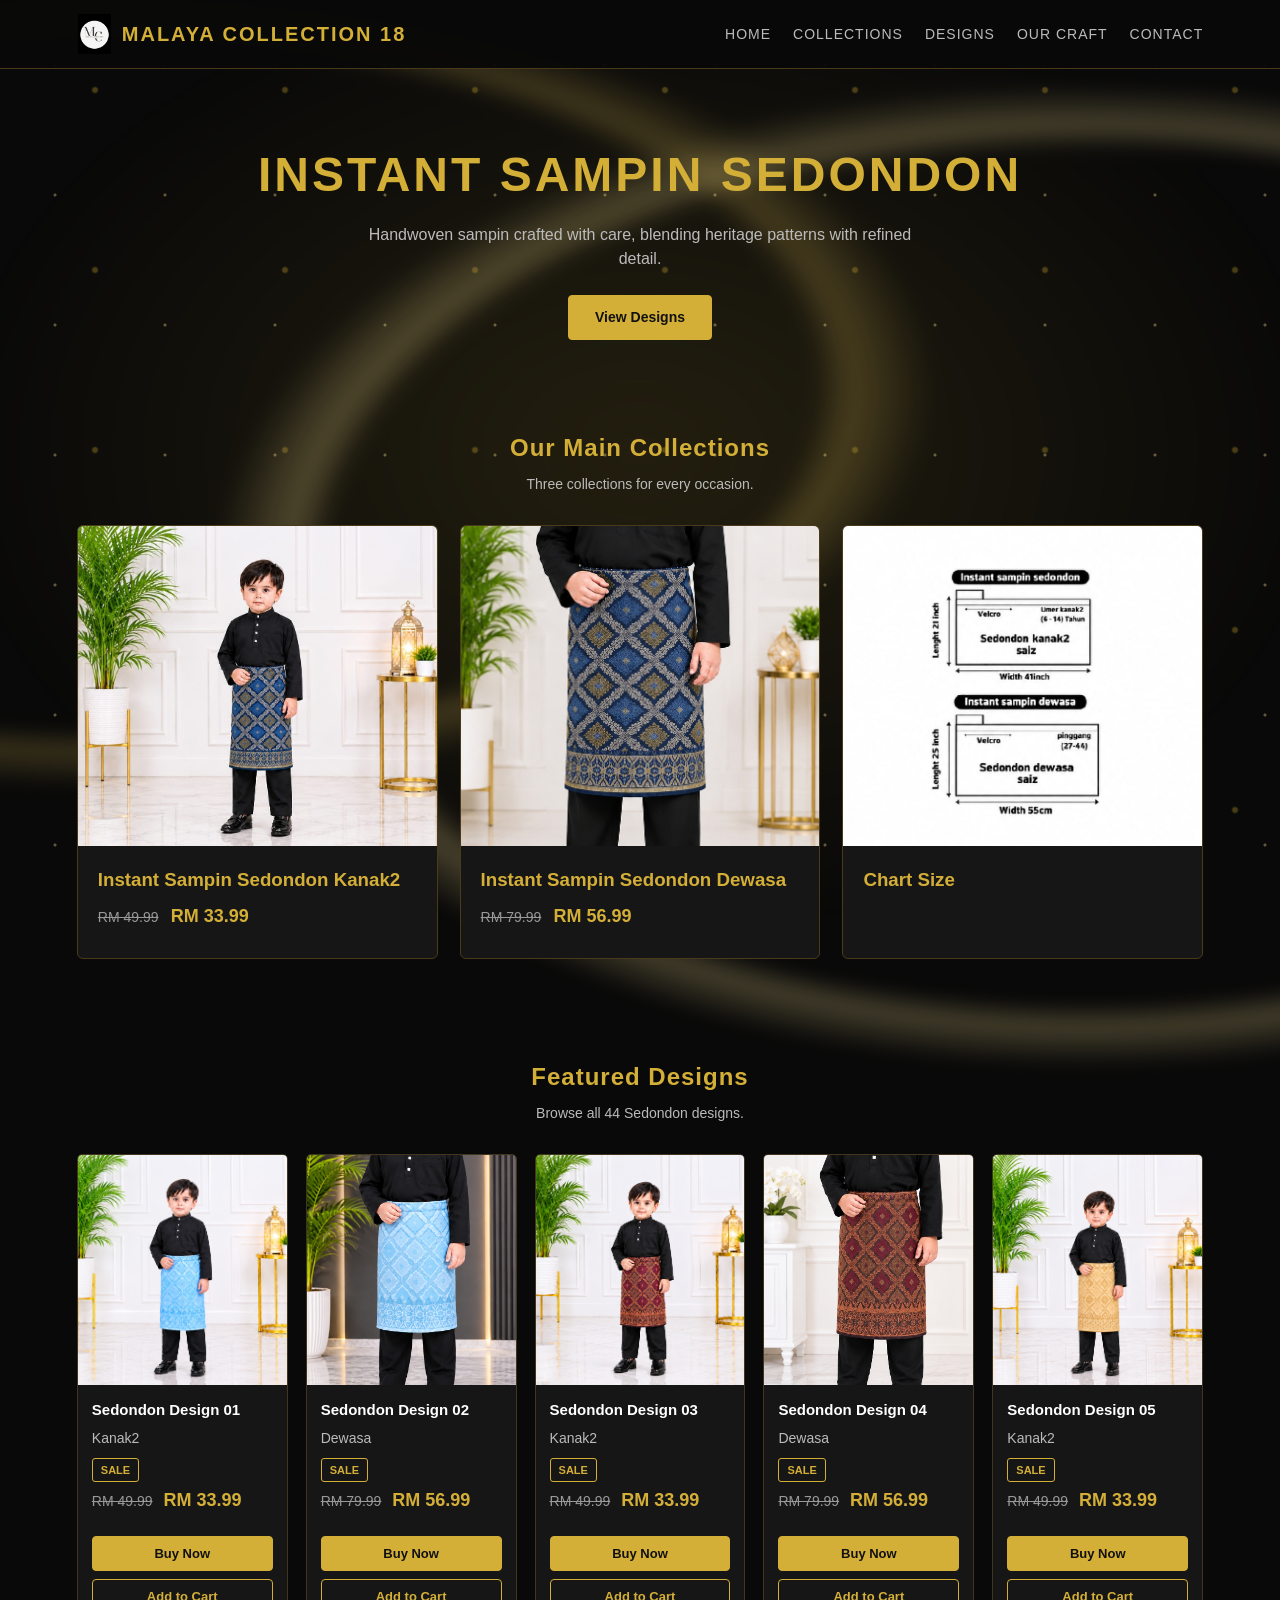
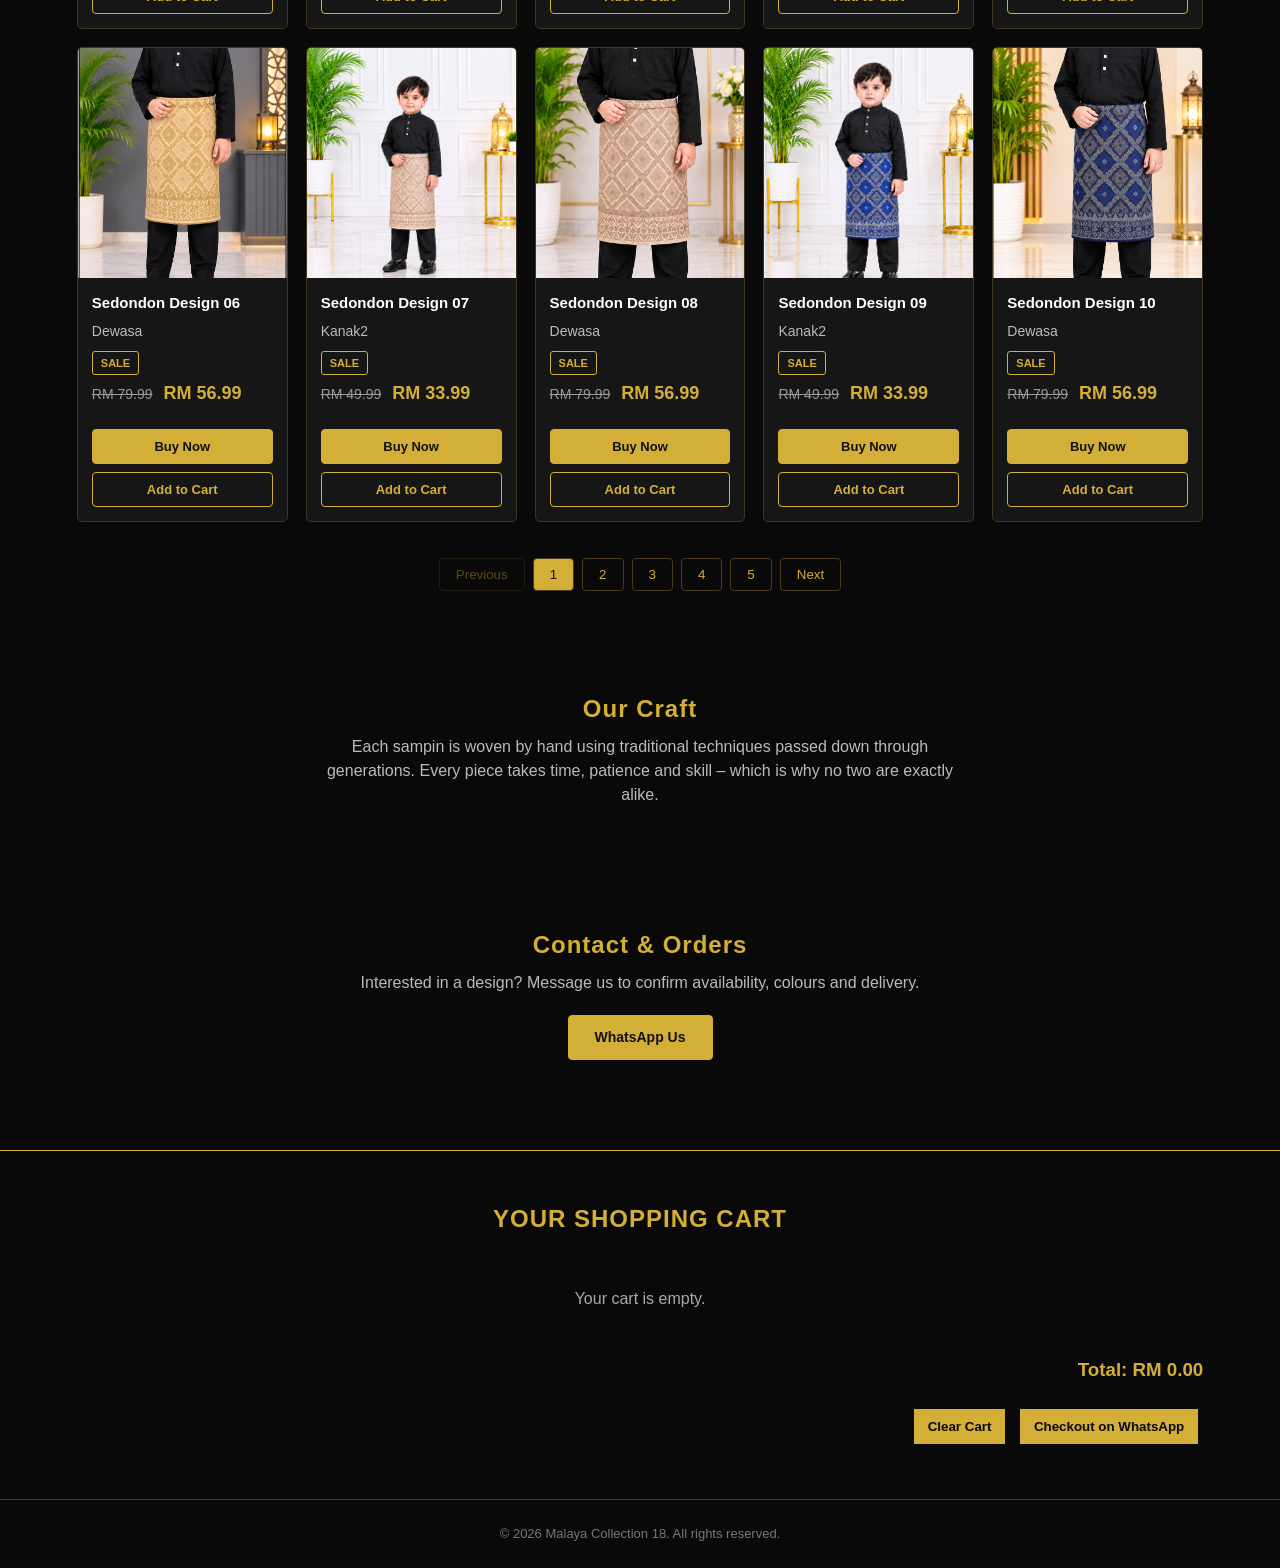
<file: sedondon.html>
<!DOCTYPE html>
<html lang="en">
<head>
<meta charset="UTF-8">
<meta name="viewport" content="width=device-width, initial-scale=1.0">
<meta name="description" content="Malaya Collection 18 - Instant Sampin Sedondon">
<title>Instant Sampin Sedondon | Malaya Collection 18</title>

<style>
:root {
  --bg: #090909;
  --card: #161616;
  --gold: #d4af37;
  --gold-dark: #493b19;
  --text: #fff;
  --muted: #bbb;
}

* {
  margin: 0;
  padding: 0;
  box-sizing: border-box;
}

html {
  scroll-behavior: smooth;
  scroll-padding-top: 80px;
}

body {
  background: var(--bg);
  color: var(--text);
  font-family: "Segoe UI", Arial, sans-serif;
  line-height: 1.5;
  isolation: isolate;
}

body::before {
  content: "";
  position: fixed;
  inset: 0;
  z-index: -1;
  pointer-events: none;
  background-image:
    radial-gradient(circle, rgba(255,230,150,.8) 1px, transparent 2px),
    radial-gradient(circle, rgba(212,175,55,.7) 2px, transparent 4px);
  background-size: 110px 130px, 190px 180px;
  animation: goldenParticles 18s linear infinite;
  opacity: .45;
}

body::after {
  content: "";
  position: fixed;
  inset: -20%;
  z-index: -2;
  pointer-events: none;
  background:
    radial-gradient(ellipse at 50% 50%, rgba(212,175,55,.13), transparent 55%),
    radial-gradient(ellipse at 20% 45%, transparent 35%, rgba(255,215,100,.2) 37%, transparent 41%),
    radial-gradient(ellipse at 75% 60%, transparent 40%, rgba(255,230,150,.25) 42%, transparent 46%);
  filter: blur(9px);
  animation: goldenWaves 12s ease-in-out infinite alternate;
}

@keyframes goldenParticles {
  from { background-position: 0 0, 40px 70px; }
  to { background-position: 0 -500px, 200px -350px; }
}

@keyframes goldenWaves {
  0% { transform: translate(-4%, -2%) scale(1); opacity: .45; }
  50% { transform: translate(3%, 2%) scale(1.08); opacity: .9; }
  100% { transform: translate(-2%, 4%) scale(1.02); opacity: .65; }
}

@keyframes goldenGlow {
  0%, 100% {
    box-shadow: 0 0 5px rgba(212,175,55,.15);
  }
  50% {
    box-shadow: 0 0 15px rgba(212,175,55,.5),
                0 0 30px rgba(212,175,55,.2);
  }
}

@keyframes goldTextShine {
  0%, 100% { text-shadow: 0 0 5px rgba(212,175,55,.3); }
  50% {
    text-shadow: 0 0 12px rgba(212,175,55,.8),
                 0 0 25px rgba(212,175,55,.5);
  }
}

a {
  color: inherit;
  text-decoration: none;
}

img {
  max-width: 100%;
  display: block;
}

.navbar {
  position: sticky;
  top: 0;
  z-index: 10;
  display: flex;
  align-items: center;
  justify-content: space-between;
  gap: 16px;
  flex-wrap: wrap;
  padding: 14px 6%;
  background: rgba(9,9,9,.96);
  border-bottom: 1px solid var(--gold-dark);
  animation: goldenGlow 4s infinite;
}

.logo {
  display: flex;
  align-items: center;
  gap: 10px;
  color: var(--gold);
  font-size: 20px;
  font-weight: bold;
  letter-spacing: 2px;
  animation: goldTextShine 3s infinite;
}

.logo img {
  width: 35px;
  height: 40px;
  object-fit: contain;
}

.navbar nav {
  display: flex;
  flex-wrap: wrap;
  gap: 22px;
}

.navbar nav a {
  color: var(--muted);
  font-size: 14px;
  letter-spacing: 1px;
  text-transform: uppercase;
}

.navbar nav a:hover {
  color: var(--gold);
}

section {
  padding: 50px 6%;
}

h2 {
  text-align: center;
  color: var(--gold);
  margin-bottom: 8px;
  letter-spacing: 1px;
  animation: goldTextShine 4s infinite;
}

.section-sub {
  text-align: center;
  color: var(--muted);
  font-size: 14px;
  margin-bottom: 30px;
}

.hero {
  text-align: center;
  padding: 70px 6% 40px;
}

.hero h1 {
  color: var(--gold);
  font-size: clamp(28px, 5vw, 48px);
  letter-spacing: 3px;
  margin-bottom: 12px;
  animation: goldTextShine 3s infinite;
}

.hero p {
  color: var(--muted);
  max-width: 560px;
  margin: 0 auto 24px;
}

.btn {
  display: inline-block;
  padding: 11px 26px;
  border: 1px solid var(--gold);
  border-radius: 4px;
  background: var(--gold);
  color: #111;
  font-weight: bold;
  font-size: 14px;
  cursor: pointer;
  transition: all .3s ease;
}

.btn:hover {
  background: transparent;
  color: var(--gold);
  box-shadow: 0 0 20px rgba(212,175,55,.5);
}

.categories {
  display: grid;
  grid-template-columns: repeat(3, 1fr);
  gap: 22px;
}

.category-card {
  background: var(--card);
  border: 1px solid var(--gold-dark);
  border-radius: 6px;
  overflow: hidden;
  animation: goldenGlow 5s infinite;
  transition: .3s;
}

.category-card:hover {
  transform: translateY(-5px);
  border-color: var(--gold);
}

.category-card img {
  width: 100%;
  height: 320px;
  object-fit: cover;
}

.category-info {
  padding: 20px;
}

.category-info h3 {
  color: var(--gold);
  margin-bottom: 8px;
}

.old-price {
  color: #999;
  text-decoration: line-through;
  font-size: 14px;
  font-weight: normal;
  margin-right: 7px;
}

.sale-price {
  color: var(--gold);
  font-size: 18px;
  font-weight: 800;
}

.products {
  display: grid;
  grid-template-columns: repeat(5, minmax(0, 1fr));
  gap: 18px;
}

.product-card {
  display: flex;
  flex-direction: column;
  background: var(--card);
  border: 1px solid #40351d;
  border-radius: 5px;
  overflow: hidden;
  animation: goldenGlow 5s infinite;
  transition: .3s;
}

.product-card:hover {
  transform: translateY(-5px);
  border-color: var(--gold);
}

.product-card img {
  width: 100%;
  height: 230px;
  object-fit: cover;
  background: #222;
}

.product-info {
  padding: 14px;
  display: flex;
  flex-direction: column;
  flex: 1;
}

.product-info h3 {
  font-size: 15px;
  margin-bottom: 6px;
}

.product-info p {
  color: var(--muted);
  font-size: 14px;
}

.sale-badge {
  display: inline-block;
  width: fit-content;
  margin-top: 9px;
  padding: 3px 8px;
  border: 1px solid var(--gold);
  border-radius: 3px;
  color: var(--gold);
  font-size: 11px;
  font-weight: bold;
}

.price {
  margin: 5px 0 12px;
}

.product-actions {
  display: flex;
  flex-direction: column;
  gap: 8px;
  margin-top: auto;
  padding-top: 10px;
}

.product-actions .btn {
  width: 100%;
  text-align: center;
  padding: 9px 6px;
  font-size: 13px;
}

.add-cart {
  background: transparent;
  color: var(--gold);
}

.add-cart:hover {
  background: var(--gold);
  color: #111;
}

.pagination {
  display: flex;
  justify-content: center;
  flex-wrap: wrap;
  gap: 8px;
  margin-top: 36px;
}

.pagination button {
  background: transparent;
  color: var(--gold);
  border: 1px solid var(--gold-dark);
  border-radius: 4px;
  padding: 8px 16px;
  cursor: pointer;
}

.pagination button.active,
.pagination button:hover:not(:disabled) {
  background: var(--gold);
  color: #111;
}

.pagination button:disabled {
  opacity: .4;
  cursor: not-allowed;
}

.about p,
.contact p {
  max-width: 640px;
  margin: 0 auto 20px;
  text-align: center;
  color: var(--muted);
}

.contact {
  text-align: center;
}

.cart-section {
  background: #090909;
  padding: 50px 6%;
  margin-top: 40px;
  border-top: 1px solid var(--gold);
}

.cart-section h2 {
  margin-bottom: 30px;
}

#cart-empty {
  text-align: center;
  color: #aaa;
  padding: 20px;
}

.cart-item {
  display: flex;
  align-items: center;
  gap: 18px;
  padding: 18px 0;
  border-bottom: 1px solid #333;
}

.cart-item img {
  width: 85px;
  height: 100px;
  object-fit: cover;
  border-radius: 5px;
}

.cart-item-info {
  flex: 1;
}

.cart-item-info h4 {
  color: var(--gold);
  margin-bottom: 8px;
}

.cart-item-info p {
  margin: 5px 0;
}

.cart-item button,
.cart-summary button {
  background: var(--gold);
  color: #090909;
  border: none;
  padding: 10px 14px;
  margin: 5px;
  cursor: pointer;
  font-weight: bold;
}

.cart-item .remove-item {
  background: #333;
  color: white;
}

.cart-summary {
  text-align: right;
  margin-top: 25px;
}

.cart-summary h3 {
  color: var(--gold);
  margin-bottom: 20px;
}

footer {
  text-align: center;
  padding: 24px 6%;
  border-top: 1px solid var(--gold-dark);
  color: #777;
  font-size: 13px;
}

@media (max-width: 1100px) {
  .products {
    grid-template-columns: repeat(4, minmax(0, 1fr));
  }
}

@media (max-width: 900px) {
  .products {
    grid-template-columns: repeat(3, minmax(0, 1fr));
  }

  .category-card img {
    height: 250px;
  }
}

@media (max-width: 600px) {
  .navbar {
    justify-content: center;
  }

  .logo {
    font-size: 16px;
  }

  .navbar nav {
    justify-content: center;
    gap: 14px;
  }

  .categories {
    grid-template-columns: 1fr;
  }

  .products {
    grid-template-columns: repeat(2, minmax(0, 1fr));
    gap: 12px;
  }

  section {
    padding: 34px 4%;
  }

  .category-card img {
    height: 300px;
  }

  .product-card img {
    height: 190px;
  }

  .cart-item {
    flex-wrap: wrap;
  }

  .cart-summary {
    text-align: center;
  }
}

@media (prefers-reduced-motion: reduce) {
  *,
  body::before,
  body::after {
    animation: none !important;
    scroll-behavior: auto !important;
  }
}
</style>
</head>

<body>

<header class="navbar">
  <a href="#home" class="logo">
    <img src="assets/images/logo.jpg" alt="Malaya Collection Logo">
    <span>MALAYA COLLECTION 18</span>
  </a>

  <nav>
    <a href="index.html">Home</a>
    <a href="#collections">Collections</a>
    <a href="#designs">Designs</a>
    <a href="#about">Our Craft</a>
    <a href="#contact">Contact</a>
  </nav>
</header>

<main>

<section class="hero" id="home">
  <h1>INSTANT SAMPIN SEDONDON</h1>
  <p>Handwoven sampin crafted with care, blending heritage patterns with refined detail.</p>
  <a href="#designs" class="btn">View Designs</a>
</section>

<section id="collections">
  <h2>Our Main Collections</h2>
  <p class="section-sub">Three collections for every occasion.</p>

  <div class="categories">

    <article class="category-card">
      <img src="assets/images/images sedondon/image020.jpg" alt="Instant Sampin Sedondon Kanak2">
      <div class="category-info">
        <h3>Instant Sampin Sedondon Kanak2</h3>
        <h3>
          <del class="old-price">RM 49.99</del>
          <span class="sale-price">RM 33.99</span>
        </h3>
      </div>
    </article>

    <article class="category-card">
      <img src="assets/images/images sedondon/1793787853330.jpg" alt="Instant Sampin Sedondon Dewasa">
      <div class="category-info">
        <h3>Instant Sampin Sedondon Dewasa</h3>
        <h3>
          <del class="old-price">RM 79.99</del>
          <span class="sale-price">RM 56.99</span>
        </h3>
      </div>
    </article>

    <article class="category-card">
      <img src="assets/images/images sedondon/image010.jpg" alt="Chart Size">
      <div class="category-info">
        <h3>Chart Size</h3>
      </div>
    </article>

  </div>
</section>

<section id="designs">
  <h2>Featured Designs</h2>
  <p class="section-sub">Browse all 44 Sedondon designs.</p>

  <div class="products" id="products"></div>
  <nav class="pagination" id="pagination"></nav>
</section>

<section class="about" id="about">
  <h2>Our Craft</h2>
  <p>Each sampin is woven by hand using traditional techniques passed down through generations. Every piece takes time, patience and skill – which is why no two are exactly alike.</p>
</section>

<section class="contact" id="contact">
  <h2>Contact &amp; Orders</h2>
  <p>Interested in a design? Message us to confirm availability, colours and delivery.</p>
  <a class="btn outline" href="https://wa.me/60137358951" target="_blank" rel="noopener">WhatsApp Us</a>
</section>

</main>

<section class="cart-section" id="cart-section">
  <h2>YOUR SHOPPING CART</h2>

  <p id="cart-empty">Your cart is empty.</p>
  <div id="cart-items"></div>

  <div class="cart-summary">
    <h3>Total: <span id="cart-total">RM 0.00</span></h3>
    <button id="clear-cart" type="button">Clear Cart</button>
    <button id="checkout-btn" type="button">Checkout on WhatsApp</button>
  </div>
</section>

<footer>
  &copy; <span id="year"></span> Malaya Collection 18. All rights reserved.
</footer>

<script>
// SETTINGS
const WHATSAPP = "60137358951";
const PER_PAGE = 10;
const IMG = "assets/images/images sedondon/";

// PRODUCTS - All 44 original image names retained.
// Original RM 49.99 = Kanak2 sale RM 33.99.
// Original RM 79.99 = Dewasa sale RM 56.99.

const PRODUCTS = [
  { name: "Sedondon Design 01", cat: "Kanak2", originalPrice: "RM 49.99", salePrice: "RM 33.99", img: "file_0000000053988211b9ef9feef4178aa9.png" },
  { name: "Sedondon Design 02", cat: "Dewasa", originalPrice: "RM 79.99", salePrice: "RM 56.99", img: "1793787957144.jpg" },
  { name: "Sedondon Design 03", cat: "Kanak2", originalPrice: "RM 49.99", salePrice: "RM 33.99", img: "file_000000008ac88211b5e9b24e62bc6021.png" },
  { name: "Sedondon Design 04", cat: "Dewasa", originalPrice: "RM 79.99", salePrice: "RM 56.99", img: "1793788084121.jpg" },
  { name: "Sedondon Design 05", cat: "Kanak2", originalPrice: "RM 49.99", salePrice: "RM 33.99", img: "file_000000001a988210a6106e1301c1455a.png" },
  { name: "Sedondon Design 06", cat: "Dewasa", originalPrice: "RM 79.99", salePrice: "RM 56.99", img: "1793788276177.jpg" },
  { name: "Sedondon Design 07", cat: "Kanak2", originalPrice: "RM 49.99", salePrice: "RM 33.99", img: "file_00000000da1082109c2b367f3fd19887.png" },
  { name: "Sedondon Design 08", cat: "Dewasa", originalPrice: "RM 79.99", salePrice: "RM 56.99", img: "1793788521846.jpg" },
  { name: "Sedondon Design 09", cat: "Kanak2", originalPrice: "RM 49.99", salePrice: "RM 33.99", img: "file_00000000fb808210b8453453e6a10201.png" },
  { name: "Sedondon Design 10", cat: "Dewasa", originalPrice: "RM 79.99", salePrice: "RM 56.99", img: "1793788643529.jpg" },
  { name: "Sedondon Design 11", cat: "Kanak2", originalPrice: "RM 49.99", salePrice: "RM 33.99", img: "file_00000000fbe88211a5a155eaa3147ec4.png" },
  { name: "Sedondon Design 12", cat: "Dewasa", originalPrice: "RM 79.99", salePrice: "RM 56.99", img: "1793787853330.jpg" },
  { name: "Sedondon Design 13", cat: "Kanak2", originalPrice: "RM 49.99", salePrice: "RM 33.99", img: "file_0000000064f88210a25c7e37aeb70616.png" },
  { name: "Sedondon Design 14", cat: "Dewasa", originalPrice: "RM 79.99", salePrice: "RM 56.99", img: "1793788761797.jpg" },
  { name: "Sedondon Design 15", cat: "Kanak2", originalPrice: "RM 49.99", salePrice: "RM 33.99", img: "file_00000000b4388210ba6b40b2da314b01.png" },
  { name: "Sedondon Design 16", cat: "Dewasa", originalPrice: "RM 79.99", salePrice: "RM 56.99", img: "1793788869572.jpg" },
  { name: "Sedondon Design 17", cat: "Kanak2", originalPrice: "RM 49.99", salePrice: "RM 33.99", img: "file_000000007bc481f496aee503fce29fe0.png" },
  { name: "Sedondon Design 18", cat: "Dewasa", originalPrice: "RM 79.99", salePrice: "RM 56.99", img: "1793788999473.jpg" },
  { name: "Sedondon Design 19", cat: "Kanak2", originalPrice: "RM 49.99", salePrice: "RM 33.99", img: "file_00000000a5bc81f4bd17ffad4b58438b.png" },
  { name: "Sedondon Design 20", cat: "Dewasa", originalPrice: "RM 79.99", salePrice: "RM 56.99", img: "1793789118017.jpg" },
  { name: "Sedondon Design 21", cat: "Kanak2", originalPrice: "RM 49.99", salePrice: "RM 33.99", img: "file_00000000465881f485d81bb6d7e3572a.png" },
  { name: "Sedondon Design 22", cat: "Dewasa", originalPrice: "RM 79.99", salePrice: "RM 56.99", img: "1793789216371.jpg" },
  { name: "Sedondon Design 23", cat: "Kanak2", originalPrice: "RM 49.99", salePrice: "RM 33.99", img: "file_000000007fa88210be50ba69957e506b.png" },
  { name: "Sedondon Design 24", cat: "Dewasa", originalPrice: "RM 79.99", salePrice: "RM 56.99", img: "1793789334756.jpg" },
  { name: "Sedondon Design 25", cat: "Kanak2", originalPrice: "RM 49.99", salePrice: "RM 33.99", img: "file_000000001db081f499ec19d78f6f2e7b.png" },
  { name: "Sedondon Design 26", cat: "Dewasa", originalPrice: "RM 79.99", salePrice: "RM 56.99", img: "1793789669734.jpg" },
  { name: "Sedondon Design 27", cat: "Kanak2", originalPrice: "RM 49.99", salePrice: "RM 33.99", img: "file_00000000de0081f491db1e42b5cff106.png" },
  { name: "Sedondon Design 28", cat: "Dewasa", originalPrice: "RM 79.99", salePrice: "RM 56.99", img: "1793789774361.jpg" },
  { name: "Sedondon Design 29", cat: "Kanak2", originalPrice: "RM 49.99", salePrice: "RM 33.99", img: "file_00000000133481f496fe3bb625d9f8c9.png" },
  { name: "Sedondon Design 30", cat: "Dewasa", originalPrice: "RM 79.99", salePrice: "RM 56.99", img: "1793789889398.jpg" },
  { name: "Sedondon Design 31", cat: "Kanak2", originalPrice: "RM 49.99", salePrice: "RM 33.99", img: "file_00000000d8808211bde95286d34a4448.png" },
  { name: "Sedondon Design 32", cat: "Dewasa", originalPrice: "RM 79.99", salePrice: "RM 56.99", img: "1793789992870.jpg" },
  { name: "Sedondon Design 33", cat: "Kanak2", originalPrice: "RM 49.99", salePrice: "RM 33.99", img: "file_000000005d8082078a3c5beed4b6940f.png" },
  { name: "Sedondon Design 34", cat: "Dewasa", originalPrice: "RM 79.99", salePrice: "RM 56.99", img: "1793790101076.jpg" },
  { name: "Sedondon Design 35", cat: "Kanak2", originalPrice: "RM 49.99", salePrice: "RM 33.99", img: "file_000000000890821189e5fd024e0c9e13.png" },
  { name: "Sedondon Design 36", cat: "Dewasa", originalPrice: "RM 79.99", salePrice: "RM 56.99", img: "1793790280150.jpg" },
  { name: "Sedondon Design 37", cat: "Kanak2", originalPrice: "RM 49.99", salePrice: "RM 33.99", img: "file_00000000228482088e3496fb668d62c0.png" },
  { name: "Sedondon Design 38", cat: "Dewasa", originalPrice: "RM 79.99", salePrice: "RM 56.99", img: "1793791086663.jpg" },
  { name: "Sedondon Design 39", cat: "Kanak2", originalPrice: "RM 49.99", salePrice: "RM 33.99", img: "file_000000008fac8208b84bd68713e8b9c1.png" },
  { name: "Sedondon Design 40", cat: "Dewasa", originalPrice: "RM 79.99", salePrice: "RM 56.99", img: "1793791842441.jpg" },
  { name: "Sedondon Design 41", cat: "Kanak2", originalPrice: "RM 49.99", salePrice: "RM 33.99", img: "image020.jpg" },
  { name: "Sedondon Design 42", cat: "Dewasa", originalPrice: "RM 79.99", salePrice: "RM 56.99", img: "1793787853330.jpg" },
  { name: "Sedondon Design 43", cat: "Kanak2", originalPrice: "RM 49.99", salePrice: "RM 33.99", img: "file_0000000071048208b7b5707ffa4d1789.png" },
  { name: "Sedondon Design 44", cat: "Dewasa", originalPrice: "RM 79.99", salePrice: "RM 56.99", img: "1793791982607.jpg" }
];

// CART AND PAGINATION
let cart = [];
let currentPage = 1;

const grid = document.getElementById("products");
const pager = document.getElementById("pagination");
const cartItems = document.getElementById("cart-items");
const cartEmpty = document.getElementById("cart-empty");
const cartTotal = document.getElementById("cart-total");

function escapeHTML(value) {
  return String(value).replace(/[&<>"']/g, char => ({
    "&": "&amp;",
    "<": "&lt;",
    ">": "&gt;",
    '"': "&quot;",
    "'": "&#39;"
  })[char]);
}

// Hamesha sale price calculate hogi.
function getPrice(product) {
  return Number(String(product.salePrice).replace(/[^\d.]/g, "")) || 0;
}

function renderProducts() {
  const totalPages = Math.ceil(PRODUCTS.length / PER_PAGE);
  currentPage = Math.min(Math.max(currentPage, 1), totalPages);

  const start = (currentPage - 1) * PER_PAGE;
  const visible = PRODUCTS.slice(start, start + PER_PAGE);

  grid.innerHTML = visible.map((product, index) => `
    <article class="product-card">
      <img
        src="${escapeHTML(IMG + product.img)}"
        alt="${escapeHTML(product.name)}"
        loading="lazy"
      >

      <div class="product-info">
        <h3>${escapeHTML(product.name)}</h3>
        <p>${escapeHTML(product.cat)}</p>

        <span class="sale-badge">SALE</span>

        <p class="price">
          <del class="old-price">${escapeHTML(product.originalPrice)}</del>
          <span class="sale-price">${escapeHTML(product.salePrice)}</span>
        </p>

        <div class="product-actions">
          <button type="button" class="btn buy-now"
            data-action="buy" data-index="${index}">
            Buy Now
          </button>

          <button type="button" class="btn add-cart"
            data-action="cart" data-index="${index}">
            Add to Cart
          </button>
        </div>
      </div>
    </article>
  `).join("");

  renderPagination(totalPages);
}

function renderPagination(totalPages) {
  let html = `
    <button type="button" data-page="${currentPage - 1}"
      ${currentPage === 1 ? "disabled" : ""}>
      Previous
    </button>
  `;

  for (let page = 1; page <= totalPages; page++) {
    html += `
      <button type="button" data-page="${page}"
        class="${page === currentPage ? "active" : ""}"
        ${page === currentPage ? 'aria-current="page"' : ""}>
        ${page}
      </button>
    `;
  }

  html += `
    <button type="button" data-page="${currentPage + 1}"
      ${currentPage === totalPages ? "disabled" : ""}>
      Next
    </button>
  `;

  pager.innerHTML = html;
}

// ADD TO CART
function addToCart(product) {
  const existing = cart.find(item => item.name === product.name);

  if (existing) {
    existing.quantity++;
  } else {
    cart.push({ ...product, quantity: 1 });
  }

  renderCart();

  document.getElementById("cart-section").scrollIntoView({
    behavior: "smooth",
    block: "start"
  });
}

// DISPLAY CART
function renderCart() {
  cartItems.innerHTML = "";
  cartEmpty.style.display = cart.length ? "none" : "block";

  let total = 0;

  cart.forEach(item => {
    const price = getPrice(item);
    const subtotal = price * item.quantity;
    total += subtotal;

    const row = document.createElement("article");
    row.className = "cart-item";

    row.innerHTML = `
      <img src="${escapeHTML(IMG + item.img)}"
        alt="${escapeHTML(item.name)}">

      <div class="cart-item-info">
        <h4>${escapeHTML(item.name)}</h4>

        <p>
          <del class="old-price">${escapeHTML(item.originalPrice)}</del>
          <span class="sale-price">${escapeHTML(item.salePrice)}</span>
        </p>

        <p>Subtotal: RM ${subtotal.toFixed(2)}</p>

        <button type="button" data-cart-action="minus"
          data-name="${escapeHTML(item.name)}">−</button>

        <span>${item.quantity}</span>

        <button type="button" data-cart-action="plus"
          data-name="${escapeHTML(item.name)}">+</button>

        <button type="button" class="remove-item"
          data-cart-action="remove"
          data-name="${escapeHTML(item.name)}">
          Remove
        </button>
      </div>
    `;

    cartItems.appendChild(row);
  });

  cartTotal.textContent = `RM ${total.toFixed(2)}`;
}

// CART BUTTON EVENTS
cartItems.addEventListener("click", function(event) {
  const button = event.target.closest("[data-cart-action]");
  if (!button) return;

  const name = button.dataset.name;
  const item = cart.find(product => product.name === name);
  if (!item) return;

  switch (button.dataset.cartAction) {
    case "plus":
      item.quantity++;
      break;

    case "minus":
      item.quantity--;
      if (item.quantity <= 0) {
        cart = cart.filter(product => product.name !== name);
      }
      break;

    case "remove":
      cart = cart.filter(product => product.name !== name);
      break;
  }

  renderCart();
});

// CLEAR CART
document.getElementById("clear-cart").addEventListener("click", function() {
  cart = [];
  renderCart();
});

// WHATSAPP CHECKOUT
document.getElementById("checkout-btn").addEventListener("click", function() {
  if (cart.length === 0) {
    alert("Your cart is empty!");
    return;
  }

  const lines = cart.map(item => {
    const subtotal = getPrice(item) * item.quantity;

    return `${item.name}\n` +
      `Collection: ${item.cat}\n` +
      `Quantity: ${item.quantity}\n` +
      `Original price: ${item.originalPrice}\n` +
      `Sale price each: ${item.salePrice}\n` +
      `Subtotal: RM ${subtotal.toFixed(2)}`;
  });

  const total = cart.reduce(
    (sum, item) => sum + getPrice(item) * item.quantity,
    0
  );

  const message =
    "Hello! I want to order from SAMPIN TENUN MANUAL.\n\n" +
    lines.join("\n\n") +
    `\n\nTotal: RM ${total.toFixed(2)}`;

  const url =
    `https://wa.me/${WHATSAPP}?text=${encodeURIComponent(message)}`;

  window.open(url, "_blank");
});

// BUY NOW
function buyNow(product) {
  const message =
    "Hello! I want to order from SAMPIN TENUN MANUAL.\n\n" +
    `Product: ${product.name}\n` +
    `Collection: ${product.cat}\n` +
    `Original price: ${product.originalPrice}\n` +
    `Sale price: ${product.salePrice}\n` +
    "Please confirm availability.";

  window.open(
    `https://wa.me/${WHATSAPP}?text=${encodeURIComponent(message)}`,
    "_blank"
  );
}

// PRODUCT BUTTON EVENTS
grid.addEventListener("click", function(event) {
  const button = event.target.closest("[data-action]");
  if (!button) return;

  const index = Number(button.dataset.index);
  const product = PRODUCTS[(currentPage - 1) * PER_PAGE + index];

  if (!product) return;

  if (button.dataset.action === "cart") {
    addToCart(product);
  } else if (button.dataset.action === "buy") {
    buyNow(product);
  }
});

// PAGINATION EVENTS
pager.addEventListener("click", function(event) {
  const button = event.target.closest("[data-page]");
  if (!button || button.disabled) return;

  currentPage = Number(button.dataset.page);
  renderProducts();

  document.getElementById("designs").scrollIntoView({
    behavior: "smooth",
    block: "start"
  });
});

// FOOTER YEAR
document.getElementById("year").textContent = new Date().getFullYear();

// INITIAL DISPLAY
renderProducts();
renderCart();

</script>
</body>
</html>
</file>
<file: indexstyles/style.css>
:root {
  --black: #080808;
  --panel: #141414;
  --gold: #d8b56a;
  --gold-light: #f2dda0;
  --white: #f8f5ed;
  --muted: #b5b5b5;
}

* {
  box-sizing: border-box;
  margin: 0;
  padding: 0;
}

html {
  scroll-behavior: smooth;
}

body {
  background: var(--black);
  color: var(--white);
  font-family: Arial, sans-serif;
}

a {
  color: inherit;
  text-decoration: none;
}

button {
  font: inherit;
  cursor: pointer;
}

/* Navigation */

.navbar {
  position: fixed;
  z-index: 5;
  top: 0;
  left: 0;
  width: 100%;
  /* padding: 24px 6%; */
  display: flex;
  justify-content: space-between;
  align-items: center;
  border-bottom: 1px solid #ffffff25;
  background: #08080855;
}

.logo {
  color: var(--gold-light);
  font-family: Georgia, serif;
  letter-spacing: 2px;
  font-size: 17px;
}

.logo span {
  display: block;
  margin-top: 7px;
  font: 9px Arial, sans-serif;
  letter-spacing: 4px;
}

.navbar nav {
  display: flex;
  gap: 25px;
}

.navbar nav a {
  font-size: 11px;
  letter-spacing: 1.5px;
  text-transform: uppercase;
}

.navbar nav a:hover {
  color: var(--gold);
}

/* Hero Video */

.hero {
  width: 100%;
  height: 100vh;
  min-height: 600px;
  position: relative;
  overflow: hidden;
  background: #000;
  display: flex;
  align-items: center;
}

.hero-video {
  position: absolute;
  inset: 0;
  width: 100%;
  height: 100%;
  object-fit: contain;
  object-position: center;
  background: #000;
}

.hero-overlay {
  position: absolute;
  inset: 0;
  background: linear-gradient(
    90deg,
    #000b 0%,
    #0005 48%,
    transparent 100%
  );
  pointer-events: none;
}

.hero-content {
  position: relative;
  z-index: 2;
  max-width: 700px;
  padding: 120px 8% 40px;
}

.eyebrow {
  color: var(--gold-light);
  letter-spacing: 4px;
  font-size: 10px;
  margin-bottom: 20px;
}

.hero h1 {
  font: normal clamp(40px, 6vw, 78px)/1.08 Georgia, serif;
  margin-bottom: 22px;
}

.hero h1 span {
  color: var(--gold-light);
  font-style: italic;
}

.hero-description {
  color: #e1e1e1;
  max-width: 420px;
  line-height: 1.8;
  margin-bottom: 28px;
}

/* Buttons */

.gold-button {
  display: inline-block;
  background: var(--gold);
  color: #090909;
  border: 1px solid var(--gold);
  padding: 14px 22px;
  font-size: 10px;
  font-weight: bold;
  letter-spacing: 1.5px;
  text-transform: uppercase;
  transition: 0.3s;
}

.gold-button:hover {
  color: var(--gold-light);
  background: transparent;
  transform: translateY(-2px);
}

/* Collection Cards */

.collections {
  padding: 90px 6%;
}

.section-heading {
  text-align: center;
  margin-bottom: 45px;
}

.section-heading h2,
.about h2,
.gallery h2 {
  font: normal clamp(32px, 4vw, 50px) Georgia, serif;
  margin-bottom: 15px;
}

.section-heading > p:last-child {
  color: var(--muted);
  line-height: 1.8;
}

.card-grid {
  display: grid;
  grid-template-columns: repeat(3, minmax(0, 1fr));
  gap: 22px;
}

.collection-card {
  position: relative;
  height: 100%;
  overflow: hidden;
  background: var(--panel);
}

.collection-card > img {
  width: 100%;
  height: 100%;
  object-fit: cover;
  transition: transform 0.6s;
}

.collection-card:hover > img {
  transform: scale(1.06);
}

.card-content {
  position: absolute;
  bottom: 0;
  left: 0;
  width: 160%;
  padding: 28px 22px;
  background: linear-gradient(transparent, #000e 25%);
}

.card-content span {
  color: var(--gold-light);
  font-size: 10px;
  letter-spacing: 2px;
}

.card-content h3 {
  font: normal 29px Georgia, serif;
  margin: 12px 0 20px;
}

/* Gallery */

.gallery {
  padding: 60px 6%;
  background: #101010;
  scroll-margin-top: 20px;
}

.gallery[hidden] {
  display: none;
}

.gallery-header {
  display: flex;
  justify-content: space-between;
  align-items: center;
  gap: 20px;
  margin-bottom: 30px;
}

#gallery-count {
  color: var(--muted);
  margin-top: 10px;
}

.close-button {
  width: 46px;
  height: 46px;
  flex-shrink: 0;
  background: transparent;
  border: 1px solid var(--gold);
  color: var(--gold-light);
  font-size: 28px;
}

.gallery-grid {
  display: grid;
  grid-template-columns: repeat(4, minmax(0, 1fr));
  gap: 15px;
}

.gallery-item {
  min-width: 0;
  background: #1b1b1b;
  border: 1px solid #ffffff15;
}

.gallery-item img {
  display: block;
  width: 100%;
  aspect-ratio: 3 / 4;
  object-fit: cover;
}

.gallery-item p {
  padding: 12px;
  color: var(--gold-light);
  font-size: 11px;
}

/* About and Footer */

.about {
  padding: 90px 8%;
  text-align: center;
  background: #0e0e0e;
}

.about > p:last-child {
  max-width: 650px;
  margin: 20px auto 0;
  color: var(--muted);
  line-height: 1.9;
}

footer {
  text-align: center;
  padding: 35px 15px;
  border-top: 1px solid #ffffff20;
  color: var(--muted);
  font-size: 11px;
  line-height: 2.2;
}

footer strong {
  color: var(--gold-light);
  letter-spacing: 2px;
}

/* Mobile and Tablet */

@media (max-width: 850px) {
  .card-grid {
    grid-template-columns: 1fr;
    max-width: 550px;
    margin: auto;
  }

  .collection-card {
    height: 500px;
  }

  .gallery-grid {
    grid-template-columns: repeat(3, minmax(0, 1fr));
  }
}

@media (max-width: 520px) {
  .navbar {
    padding: 18px 5%;
  }

  .logo {
    font-size: 12px;
  }

  .logo span {
    font-size: 7px;
    letter-spacing: 2px;
  }

  .navbar nav {
    gap: 12px;
  }

  .navbar nav a {
    font-size: 9px;
  }

  .hero {
    min-height: 650px;
  }

  .hero-content {
    padding-left: 6%;
    padding-right: 6%;
  }

  .hero-overlay {
    background: #0007;
  }

  .collections,
  .gallery {
    padding: 60px 5%;
  }

  .gallery-grid {
    grid-template-columns: repeat(2, minmax(0, 1fr));
    gap: 10px;
  }
}

/* Hero content on left, model on right */

.hero {
  position: relative;
  display: flex;
  align-items: center;
  justify-content: space-between;
  width: 100%;
  min-height: 100vh;
  height: 100vh;
  overflow: hidden;
}

.hero-content {
  position: relative;
  z-index: 3;
  width: 55%;
  padding: 100px 0 40px 8%;
}

.hero-model {
  position: absolute;
  z-index: 2;
  right: 2px;
  bottom: 0;
  width: 83%;
  height: 88%;
  display: flex;
  align-items: flex-end;
  justify-content: center;
  pointer-events: none;
  padding-left: 45%;
}

.hero-model img {
  width: 100%;
  height: 100%;
  object-fit: contain;
  object-position: center bottom;
  filter: drop-shadow(0 0 25px #d8b56a22);
}

/* Make the model blend with the video */

.hero-overlay {
  position: absolute;
  inset: 0;
  z-index: 1;
  background: linear-gradient(
    90deg,
    #080808e8 0%,
    #080808a0 43%,
    #08080825 100%
  );
  pointer-events: none;
}

/* Mobile responsive */

@media (max-width: 700px) {
  .hero-content {
    width: 70%;
    padding-left: 7%;
  }

  .hero-model {
    right: -10%;
    width: 65%;
    height: 70%;
    opacity: 0.75;
  }

  .hero h1 {
    font-size: 38px;
  }
}

/* LUXURY CONTACT SECTION */
.contact-section {
  background: #080808;
  color: #ffffff;
  padding: 90px 7%;
  text-align: center;
  border-top: 1px solid #c9a45c55;
}

.contact-heading span {
  color: #d8b56a;
  letter-spacing: 4px;
  font-size: 12px;
  font-weight: bold;
}

.contact-heading h2 {
  font-size: clamp(32px, 5vw, 48px);
  margin: 15px 0;
  color: #ffffff;
}

.contact-heading h2 strong {
  color: #d8b56a;
}

.contact-heading p {
  color: #c5c5c5;
  max-width: 600px;
  margin: 0 auto 45px;
  line-height: 1.8;
}

.contact-container {
  display: grid;
  grid-template-columns: repeat(3, minmax(0, 1fr));
  gap: 24px;
  max-width: 1100px;
  margin: 0 auto;
}

.contact-card {
  background: linear-gradient(145deg, #171717, #0c0c0c);
  border: 1px solid #b8944f66;
  border-radius: 12px;
  padding: 35px 22px;
  transition: transform 0.3s, border-color 0.3s;
}

.contact-card:hover {
  transform: translateY(-7px);
  border-color: #d8b56a;
}

.contact-icon {
  color: #d8b56a;
  font-size: 38px;
  margin-bottom: 15px;
}

.contact-card h3 {
  color: #d8b56a;
  font-size: 21px;
  margin-bottom: 12px;
}

.contact-card p {
  color: #cccccc;
  font-size: 14px;
  line-height: 1.7;
  min-height: 48px;
}

.contact-card a {
  display: inline-block;
  margin-top: 15px;
  color: #d8b56a;
  text-decoration: none;
  font-weight: bold;
}

.contact-card a:hover {
  color: #ffffff;
}

/* MOBILE RESPONSIVE */
@media (max-width: 750px) {
  .contact-container {
    grid-template-columns: 1fr;
  }

  .contact-section {
    padding: 65px 6%;
  }

  .contact-card p {
    min-height: auto;
  }
}
/* =================================
   SAMPIN TENUN MANUAL
   LUXURY GOLDEN GLOW BACKGROUND
================================= */
/* 
html {
  scroll-behavior: smooth;
}

body {
  background: #080808;
  position: relative;
  isolation: isolate;
}

/* Moving golden light across the whole website */
body::before {
  content: "";
  position: fixed;
  inset: -15%;
  z-index: -1;
  pointer-events: none;

  background:
    radial-gradient(
      ellipse at 15% 20%,
      rgba(212, 175, 55, 0.19),
      transparent 35%
    ),
    radial-gradient(
      ellipse at 85% 45%,
      rgba(184, 134, 11, 0.15),
      transparent 32%
    ),
    radial-gradient(
      ellipse at 45% 85%,
      rgba(255, 215, 120, 0.12),
      transparent 35%
    );

  background-size: 100% 200%;
  background-position: center var(--gold-scroll-position, 0%);
  opacity: 0.9;
  filter: blur(22px);

  animation: luxuryGoldGlow 12s ease-in-out infinite alternate;
  transition: background-position 0.7s ease-out;
  will-change: transform, opacity;
}

@keyframes luxuryGoldGlow {
  0% {
    transform: translate3d(-1%, -1%, 0) scale(1);
    opacity: 0.55;
  }

  50% {
    transform: translate3d(1%, 1%, 0) scale(1.04);
    opacity: 1;
  }

  100% {
    transform: translate3d(-1%, 2%, 0) scale(1.02);
    opacity: 0.7;
  }
}

/* Respect users who prefer reduced motion */
@media (prefers-reduced-motion: reduce) {
  body::before {
    animation: none;
    transition: none;
  }

  html {
    scroll-behavior: auto;
  }
} */


/* FIX: VISIBLE LUXURY GOLD GLOW */

body {
  background-color: #080808;
}

.gold-glow {
  position: fixed;
  inset: 0;
  z-index: 5;
  pointer-events: none;
  overflow: hidden;
}

.gold-glow::before,
.gold-glow::after {
  content: "";
  position: absolute;
  width: 380px;
  height: 380px;
  border-radius: 50%;
  filter: blur(100px);
  opacity: 0.45;
  animation: goldMove 8s ease-in-out infinite alternate;
}

.gold-glow::before {
  top: 10%;
  left: -150px;
  background: #d4af37;
}

.gold-glow::after {
  right: -150px;
  bottom: 5%;
  background: #b8860b;
  animation-delay: -4s;
}

@keyframes goldMove {
  0% {
    transform: translate(0, 0) scale(0.8);
    opacity: 0.25;
  }

  50% {
    opacity: 0.6;
  }

  100% {
    transform: translate(100px, -60px) scale(1.2);
    opacity: 0.4;
  }

}












/* COLLECTION GALLERY */

.gallery-images {
  display: grid;
  grid-template-columns: repeat(4, minmax(0, 1fr));
  gap: 18px;
  margin-top: 30px;
}

.gallery-images img {
  width: 100%;
  height: 260px;
  object-fit: cover;
  border: 1px solid #d8b56a;
  border-radius: 8px;
  background: #171717;
}

.gallery-images p {
  color: #e3c477;
}

.card p {
  color: #cccccc;
}

@media (max-width: 700px) {
  .gallery-images {
    grid-template-columns: repeat(2, minmax(0, 1fr));
  }

  .gallery-images img {
    height: 200px;
  }
}
</file>
